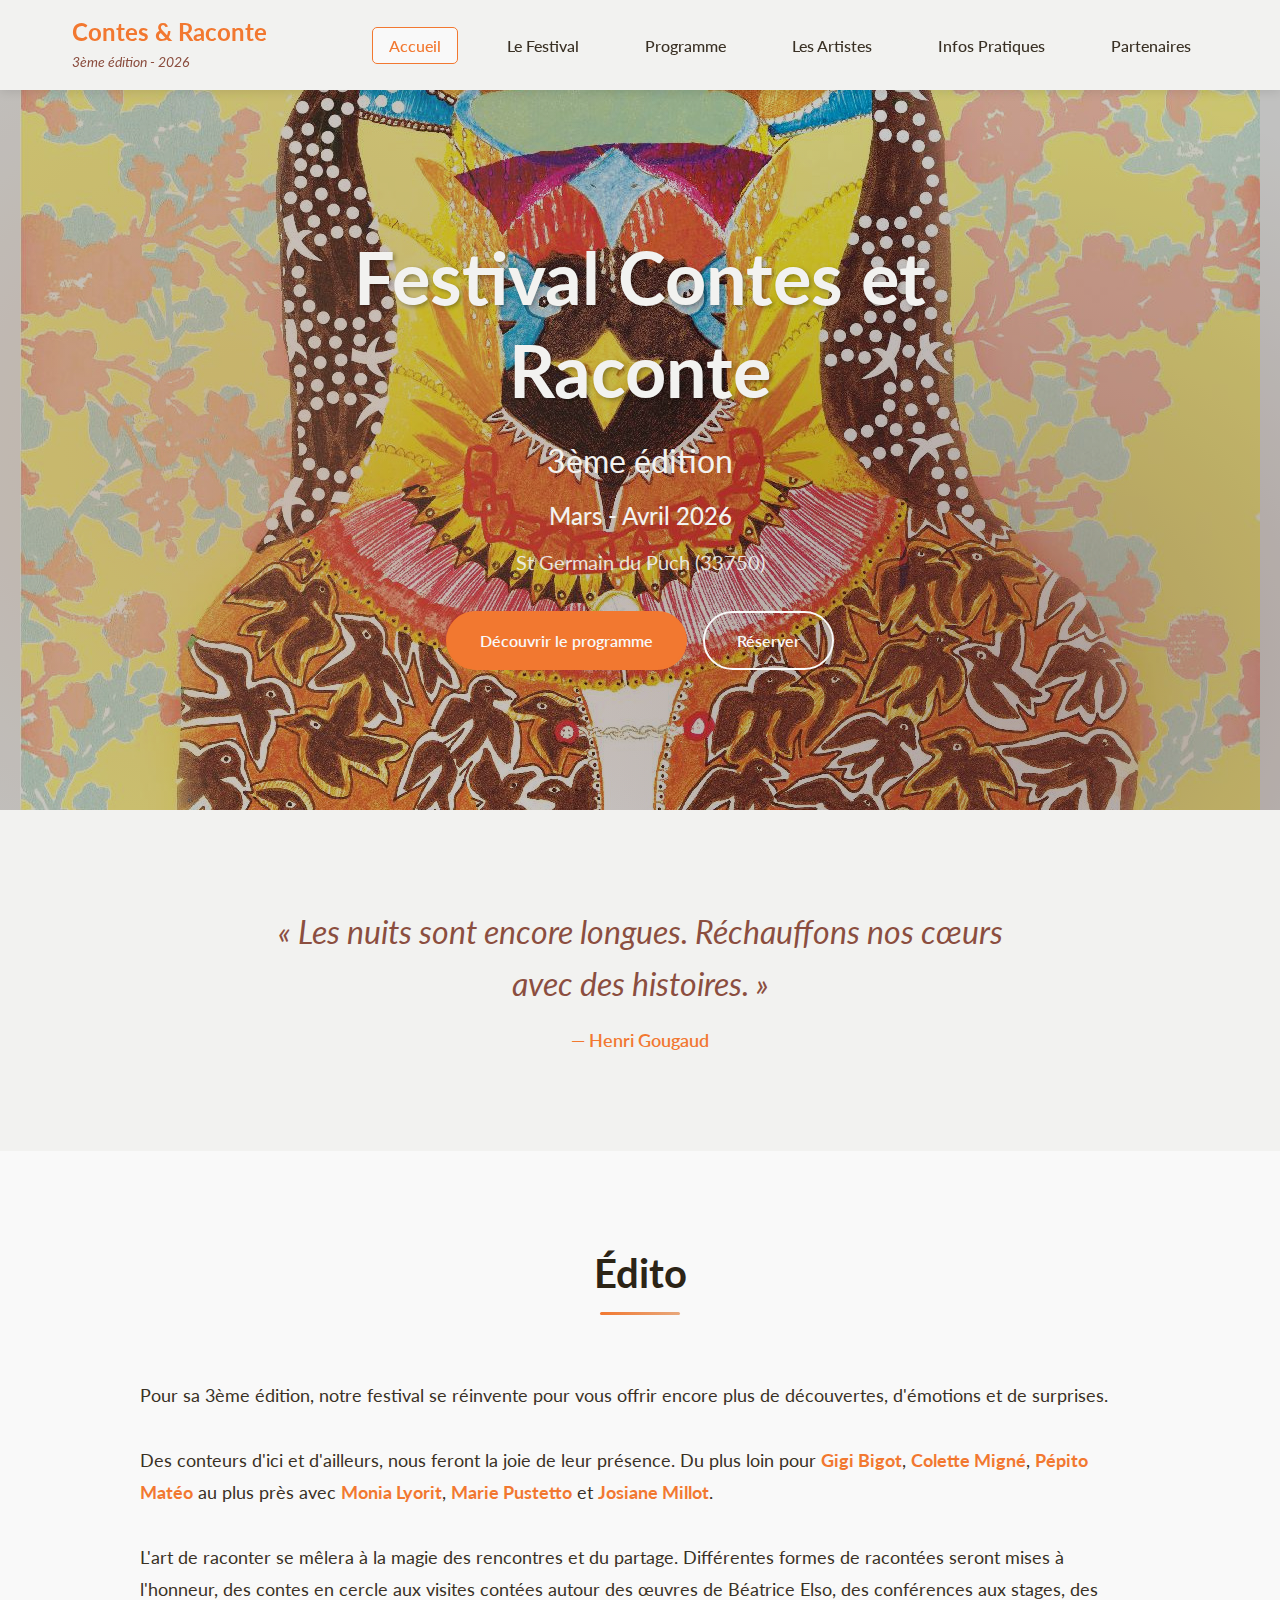
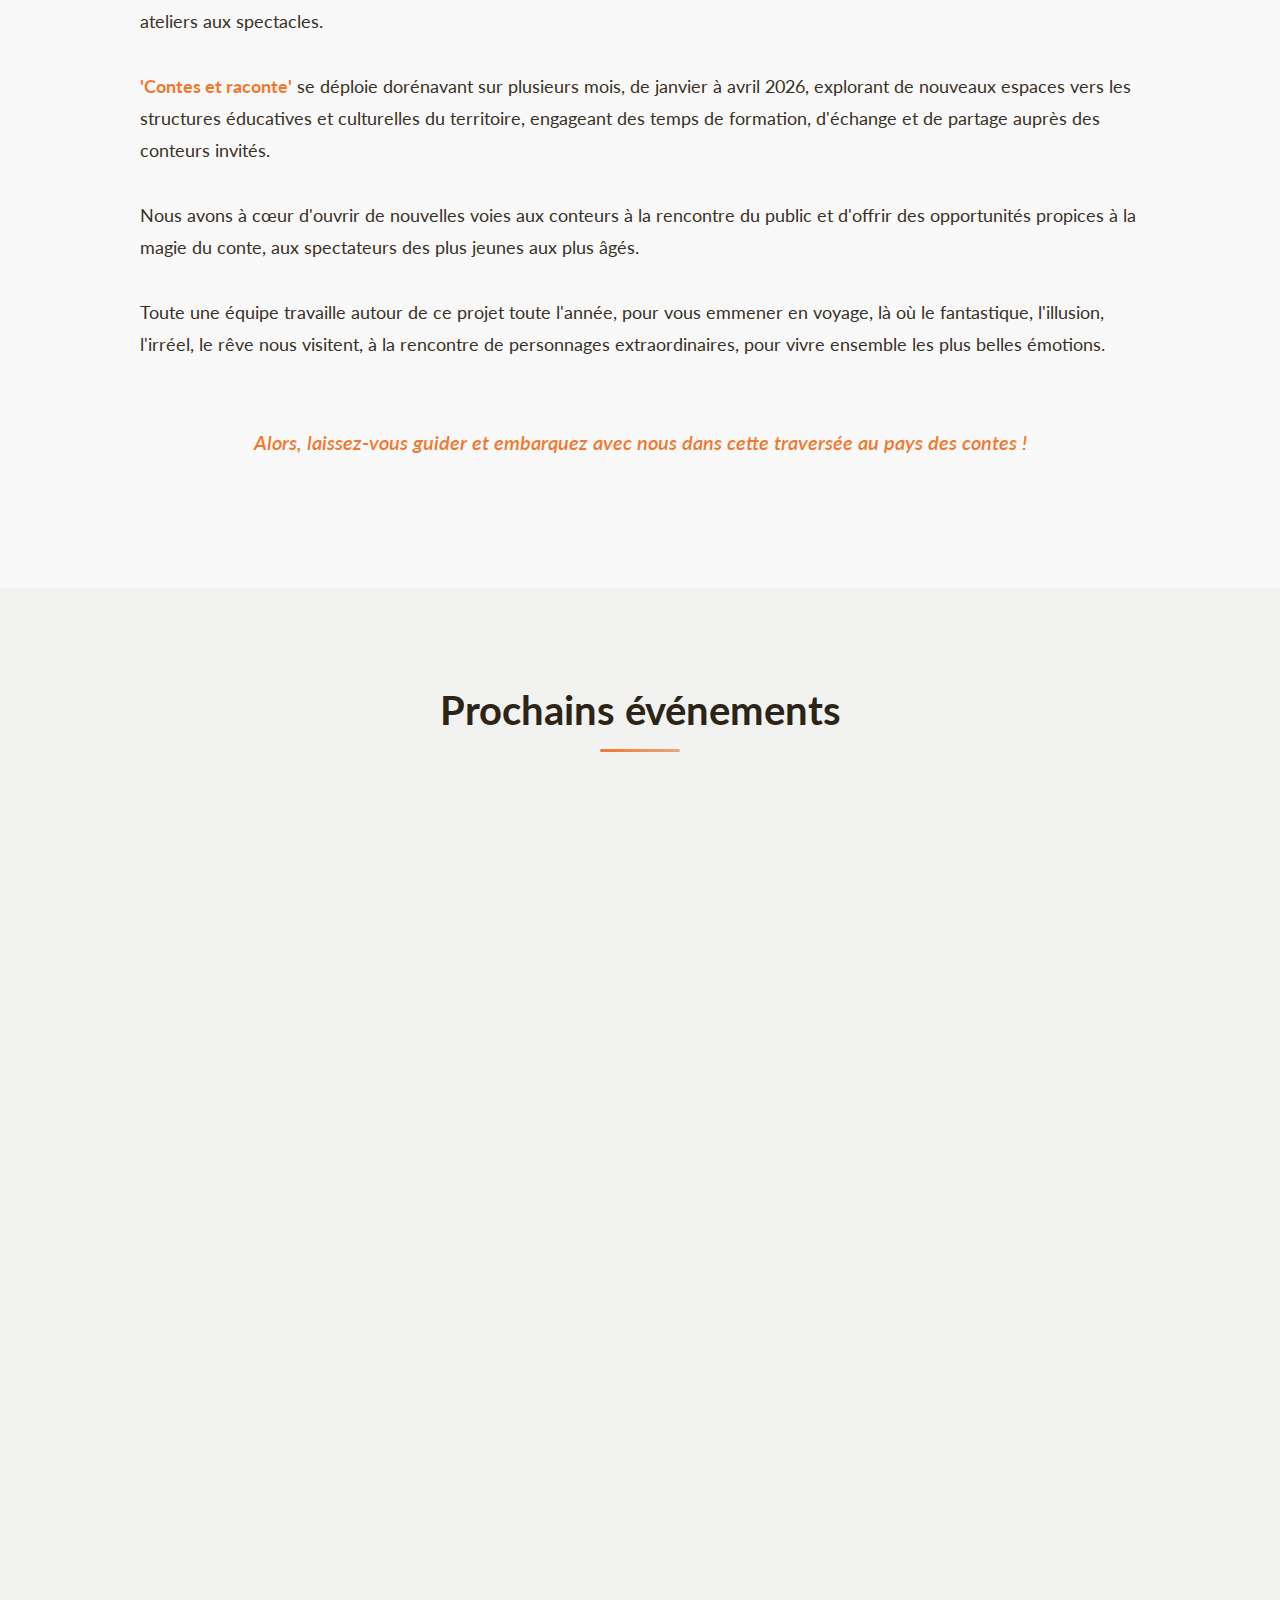
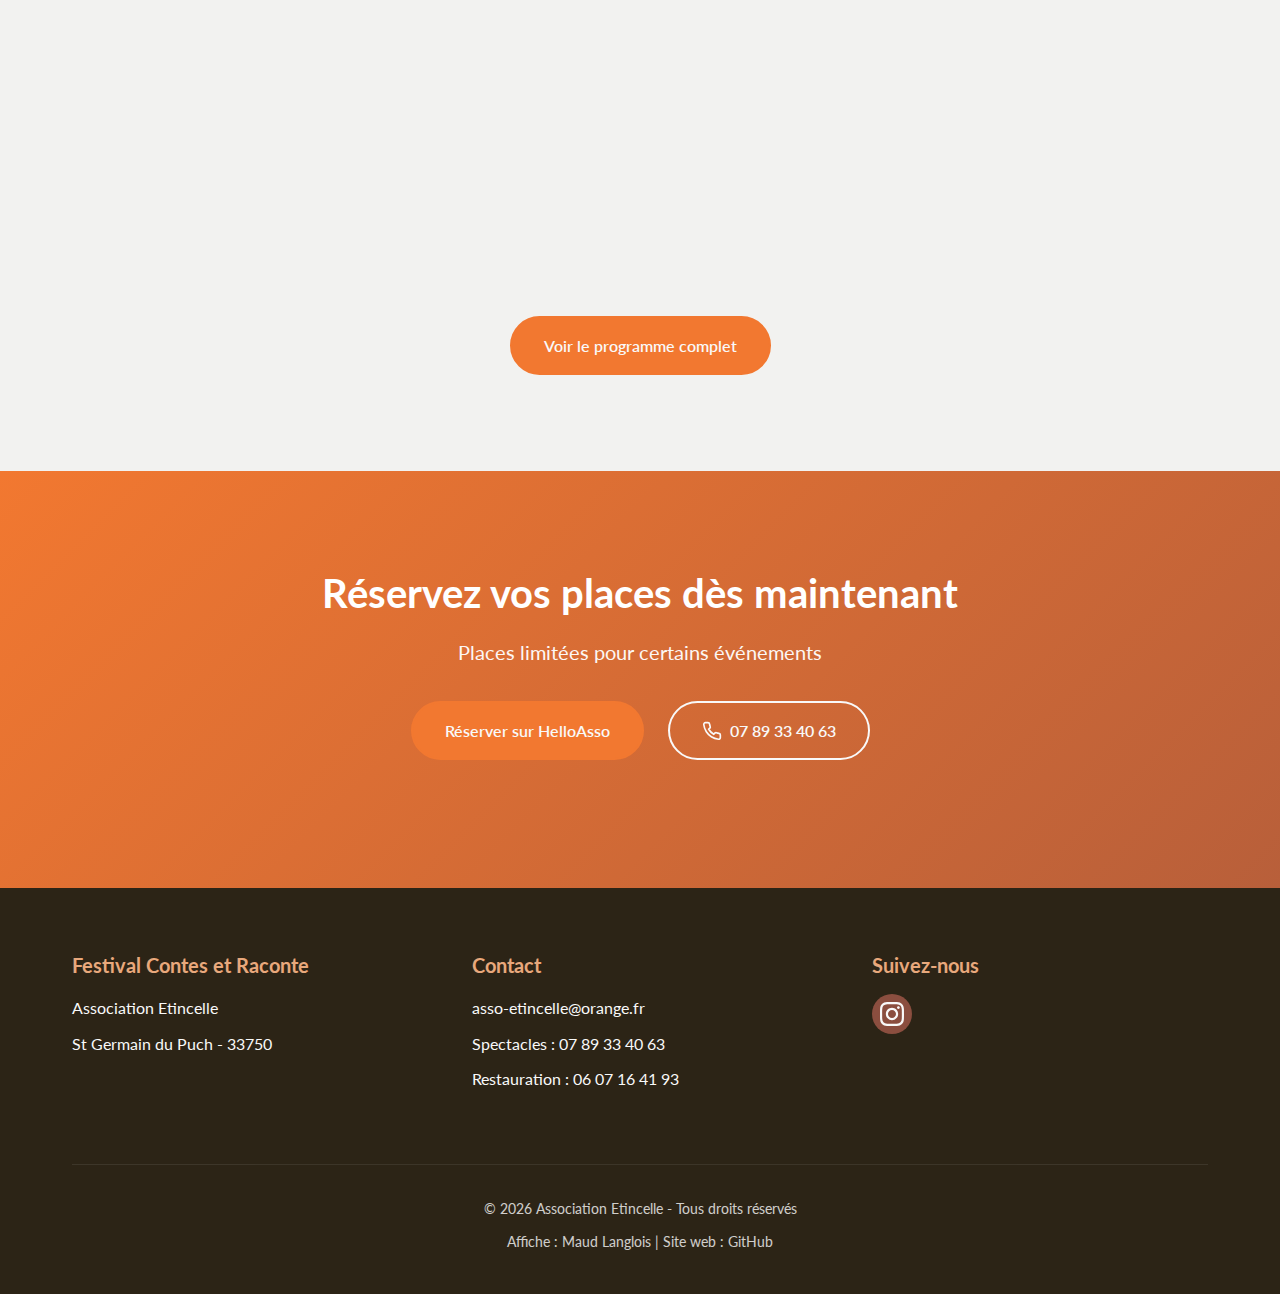
<file: index.html>
<!DOCTYPE html>
<html lang="fr">
<head>
    <meta charset="UTF-8">
    <meta name="viewport" content="width=device-width, initial-scale=1.0">
    <meta name="description" content="Festival Contes et Raconte 2026 - 3ème édition - St Germain du Puch">
    <title>Festival Contes et Raconte 2026 | St Germain du Puch</title>
    <link rel="stylesheet" href="css/style.css">
    <link rel="preconnect" href="https://fonts.googleapis.com">
    <link rel="preconnect" href="https://fonts.gstatic.com" crossorigin>
    <link href="https://fonts.googleapis.com/css2?family=Playfair+Display:wght@400;600;700&family=Lato:wght@300;400;700&display=swap" rel="stylesheet">
</head>
<body>
    <!-- Header -->
    <header class="header">
        <nav class="navbar">
            <div class="container">
                <div class="nav-brand">
                    <h1>Contes & Raconte</h1>
                    <span class="edition">3ème édition - 2026</span>
                </div>
                <button class="menu-toggle" aria-label="Menu">
                    <span></span>
                    <span></span>
                    <span></span>
                </button>
                <ul class="nav-menu">
                    <li><a href="index.html" class="active">Accueil</a></li>
                    <li><a href="festival.html">Le Festival</a></li>
                    <li><a href="programme.html">Programme</a></li>
                    <li><a href="artistes.html">Les Artistes</a></li>
                    <li><a href="infos-pratiques.html">Infos Pratiques</a></li>
                    <li><a href="partenaires.html">Partenaires</a></li>
                </ul>
            </div>
        </nav>
    </header>

    <!-- Hero Section -->
    <section class="hero">
        <div class="hero-overlay"></div>
        <div class="hero-content">
            <h2 class="hero-title">Festival Contes et Raconte</h2>
            <p class="hero-subtitle">3ème édition</p>
            <p class="hero-dates">Mars - Avril 2026</p>
            <p class="hero-location">St Germain du Puch (33750)</p>
            <div class="hero-buttons">
                <a href="programme.html" class="btn btn-primary">Découvrir le programme</a>
                <a href="https://www.helloasso.com/associations/etincelle33/evenements/festival-contes-et-raconte" target="_blank" class="btn btn-secondary">Réserver</a>
            </div>
        </div>
    </section>

    <!-- Citation -->
    <section class="quote-section">
        <div class="container">
            <blockquote class="main-quote">
                <p>« Les nuits sont encore longues. Réchauffons nos cœurs avec des histoires. »</p>
                <cite>— Henri Gougaud</cite>
            </blockquote>
        </div>
    </section>

    <!-- Édito -->
    <section class="edito-section">
        <div class="container">
            <h2 class="section-title">Édito</h2>
            <div class="edito-content">
                <p>Pour sa 3ème édition, notre festival se réinvente pour vous offrir encore plus de découvertes, d'émotions et de surprises.</p>
                
                <p>Des conteurs d'ici et d'ailleurs, nous feront la joie de leur présence. Du plus loin pour <strong>Gigi Bigot</strong>, <strong>Colette Migné</strong>, <strong>Pépito Matéo</strong> au plus près avec <strong>Monia Lyorit</strong>, <strong>Marie Pustetto</strong> et <strong>Josiane Millot</strong>.</p>
                
                <p>L'art de raconter se mêlera à la magie des rencontres et du partage. Différentes formes de racontées seront mises à l'honneur, des contes en cercle aux visites contées autour des œuvres de Béatrice Elso, des conférences aux stages, des ateliers aux spectacles.</p>
                
                <p><strong>'Contes et raconte'</strong> se déploie dorénavant sur plusieurs mois, de janvier à avril 2026, explorant de nouveaux espaces vers les structures éducatives et culturelles du territoire, engageant des temps de formation, d'échange et de partage auprès des conteurs invités.</p>
                
                <p>Nous avons à cœur d'ouvrir de nouvelles voies aux conteurs à la rencontre du public et d'offrir des opportunités propices à la magie du conte, aux spectateurs des plus jeunes aux plus âgés.</p>
                
                <p>Toute une équipe travaille autour de ce projet toute l'année, pour vous emmener en voyage, là où le fantastique, l'illusion, l'irréel, le rêve nous visitent, à la rencontre de personnages extraordinaires, pour vivre ensemble les plus belles émotions.</p>
                
                <p class="edito-closing">Alors, laissez-vous guider et embarquez avec nous dans cette traversée au pays des contes !</p>
            </div>
        </div>
    </section>

    <!-- Événements à venir -->
    <section class="upcoming-events">
        <div class="container">
            <h2 class="section-title">Prochains événements</h2>
            <div class="events-grid">
                
                <article class="event-card">
                    <div class="event-date">
                        <span class="day">31</span>
                        <span class="month">Mars</span>
                    </div>
                    <div class="event-info">
                        <h3>Atelier d'écriture</h3>
                        <p class="event-artist">Brigitte Salmon</p>
                        <p class="event-time">15h00 - 16h30</p>
                        <p class="event-location">Bibliothèque de St Germain du Puch</p>
                        <span class="event-price">Gratuit</span>
                    </div>
                </article>

                <article class="event-card featured">
                    <div class="event-date">
                        <span class="day">02</span>
                        <span class="month">Avril</span>
                    </div>
                    <div class="event-info">
                        <h3>Une soirée avec Gigi Bigot</h3>
                        <p class="event-artist">Conférence + spectacle</p>
                        <p class="event-time">18h30 - 22h00</p>
                        <p class="event-location">Salle Antoine Arieu</p>
                        <span class="event-price">15€</span>
                    </div>
                </article>

                <article class="event-card featured">
                    <div class="event-date">
                        <span class="day">03</span>
                        <span class="month">Avril</span>
                    </div>
                    <div class="event-info">
                        <h3>Contes au hasard</h3>
                        <p class="event-artist">Gigi Bigot, Pépito Matéo, Colette Migné</p>
                        <p class="event-time">20h30</p>
                        <p class="event-location">Salle Antoine Arieu</p>
                        <span class="event-price">12€ / 10€</span>
                    </div>
                </article>

                <article class="event-card">
                    <div class="event-date">
                        <span class="day">04</span>
                        <span class="month">Avril</span>
                    </div>
                    <div class="event-info">
                        <h3>La journée de petit Pouce</h3>
                        <p class="event-artist">Monia Lyorit</p>
                        <p class="event-time">10h30</p>
                        <p class="event-location">Salle Antoine Arieu</p>
                        <span class="event-price">6€ / 4€</span>
                    </div>
                </article>

                <article class="event-card featured">
                    <div class="event-date">
                        <span class="day">04</span>
                        <span class="month">Avril</span>
                    </div>
                    <div class="event-info">
                        <h3>La leçon de français</h3>
                        <p class="event-artist">Pépito Matéo</p>
                        <p class="event-time">20h30</p>
                        <p class="event-location">Salle Antoine Arieu</p>
                        <span class="event-price">12€</span>
                    </div>
                </article>

            </div>
            <div class="text-center">
                <a href="programme.html" class="btn btn-primary">Voir le programme complet</a>
            </div>
        </div>
    </section>

    <!-- Call to action -->
    <section class="cta-section">
        <div class="container">
            <div class="cta-content">
                <h2>Réservez vos places dès maintenant</h2>
                <p>Places limitées pour certains événements</p>
                <div class="cta-buttons">
                    <a href="https://www.helloasso.com/associations/etincelle33/evenements/festival-contes-et-raconte" target="_blank" class="btn btn-primary">Réserver sur HelloAsso</a>
                    <a href="tel:0789334063" class="btn btn-secondary">
                        <svg width="20" height="20" viewBox="0 0 24 24" fill="none" stroke="currentColor" stroke-width="2">
                            <path d="M22 16.92v3a2 2 0 0 1-2.18 2 19.79 19.79 0 0 1-8.63-3.07 19.5 19.5 0 0 1-6-6 19.79 19.79 0 0 1-3.07-8.67A2 2 0 0 1 4.11 2h3a2 2 0 0 1 2 1.72 12.84 12.84 0 0 0 .7 2.81 2 2 0 0 1-.45 2.11L8.09 9.91a16 16 0 0 0 6 6l1.27-1.27a2 2 0 0 1 2.11-.45 12.84 12.84 0 0 0 2.81.7A2 2 0 0 1 22 16.92z"></path>
                        </svg>
                        07 89 33 40 63
                    </a>
                </div>
            </div>
        </div>
    </section>

    <!-- Footer -->
    <footer class="footer">
        <div class="container">
            <div class="footer-grid">
                <div class="footer-col">
                    <h3>Festival Contes et Raconte</h3>
                    <p>Association Etincelle</p>
                    <p>St Germain du Puch - 33750</p>
                </div>
                
                <div class="footer-col">
                    <h3>Contact</h3>
                    <p>
                        <a href="mailto:asso-etincelle@orange.fr">asso-etincelle@orange.fr</a>
                    </p>
                    <p>
                        <a href="tel:0789334063">Spectacles : 07 89 33 40 63</a>
                    </p>
                    <p>
                        <a href="tel:0607164193">Restauration : 06 07 16 41 93</a>
                    </p>
                </div>
                
                <div class="footer-col">
                    <h3>Suivez-nous</h3>
                    <div class="social-links">
                        <a href="https://www.instagram.com/festival_contes_et_raconte/" target="_blank" aria-label="Instagram">
                            <svg width="24" height="24" viewBox="0 0 24 24" fill="currentColor">
                                <path d="M12 2.163c3.204 0 3.584.012 4.85.07 3.252.148 4.771 1.691 4.919 4.919.058 1.265.069 1.645.069 4.849 0 3.205-.012 3.584-.069 4.849-.149 3.225-1.664 4.771-4.919 4.919-1.266.058-1.644.07-4.85.07-3.204 0-3.584-.012-4.849-.07-3.26-.149-4.771-1.699-4.919-4.92-.058-1.265-.07-1.644-.07-4.849 0-3.204.013-3.583.07-4.849.149-3.227 1.664-4.771 4.919-4.919 1.266-.057 1.645-.069 4.849-.069zm0-2.163c-3.259 0-3.667.014-4.947.072-4.358.2-6.78 2.618-6.98 6.98-.059 1.281-.073 1.689-.073 4.948 0 3.259.014 3.668.072 4.948.2 4.358 2.618 6.78 6.98 6.98 1.281.058 1.689.072 4.948.072 3.259 0 3.668-.014 4.948-.072 4.354-.2 6.782-2.618 6.979-6.98.059-1.28.073-1.689.073-4.948 0-3.259-.014-3.667-.072-4.947-.196-4.354-2.617-6.78-6.979-6.98-1.281-.059-1.69-.073-4.949-.073zm0 5.838c-3.403 0-6.162 2.759-6.162 6.162s2.759 6.163 6.162 6.163 6.162-2.759 6.162-6.163c0-3.403-2.759-6.162-6.162-6.162zm0 10.162c-2.209 0-4-1.79-4-4 0-2.209 1.791-4 4-4s4 1.791 4 4c0 2.21-1.791 4-4 4zm6.406-11.845c-.796 0-1.441.645-1.441 1.44s.645 1.44 1.441 1.44c.795 0 1.439-.645 1.439-1.44s-.644-1.44-1.439-1.44z"/>
                            </svg>
                        </a>
                    </div>
                </div>
            </div>
            
            <div class="footer-bottom">
                <p>&copy; 2026 Association Etincelle - Tous droits réservés</p>
                <p>Affiche : Maud Langlois | Site web : <a href="https://github.com/votrecompte" target="_blank">GitHub</a></p>
            </div>
        </div>
    </footer>

    <script src="js/script.js"></script>
</body>
</html>
</file>
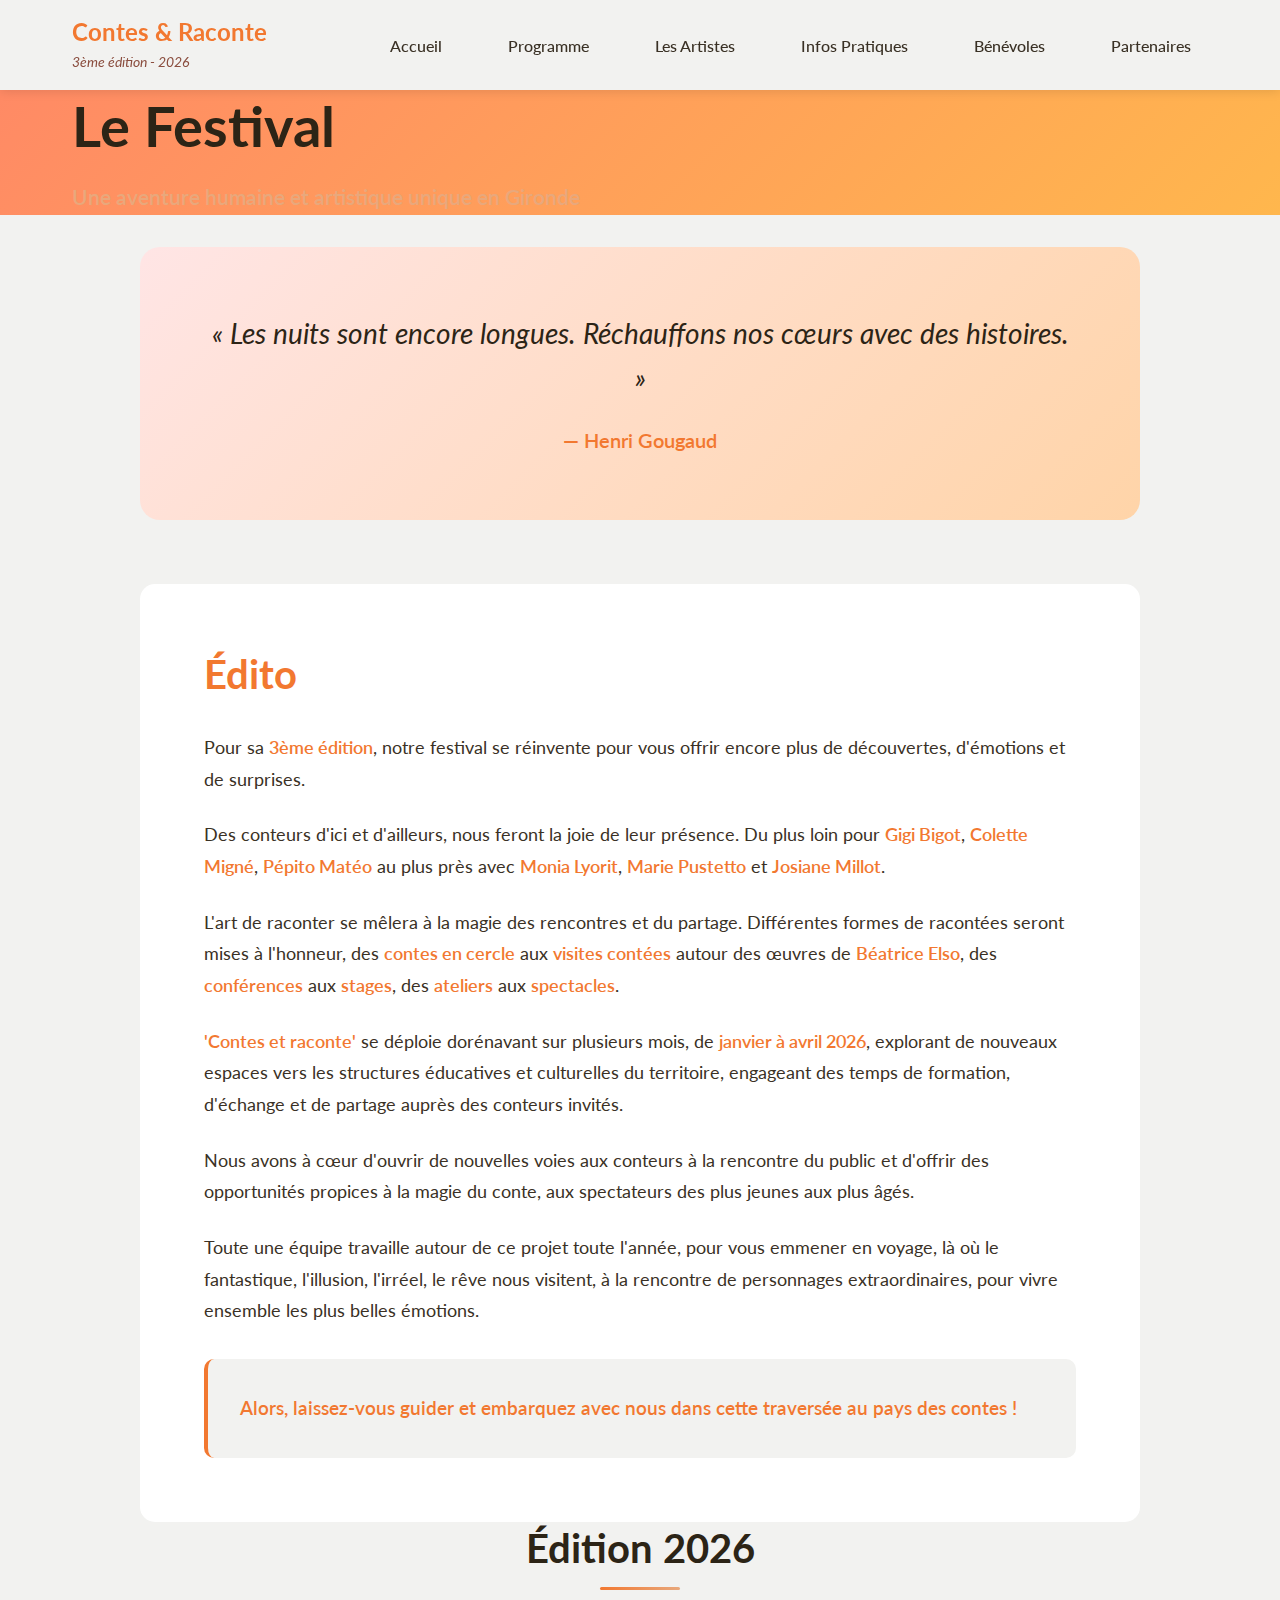
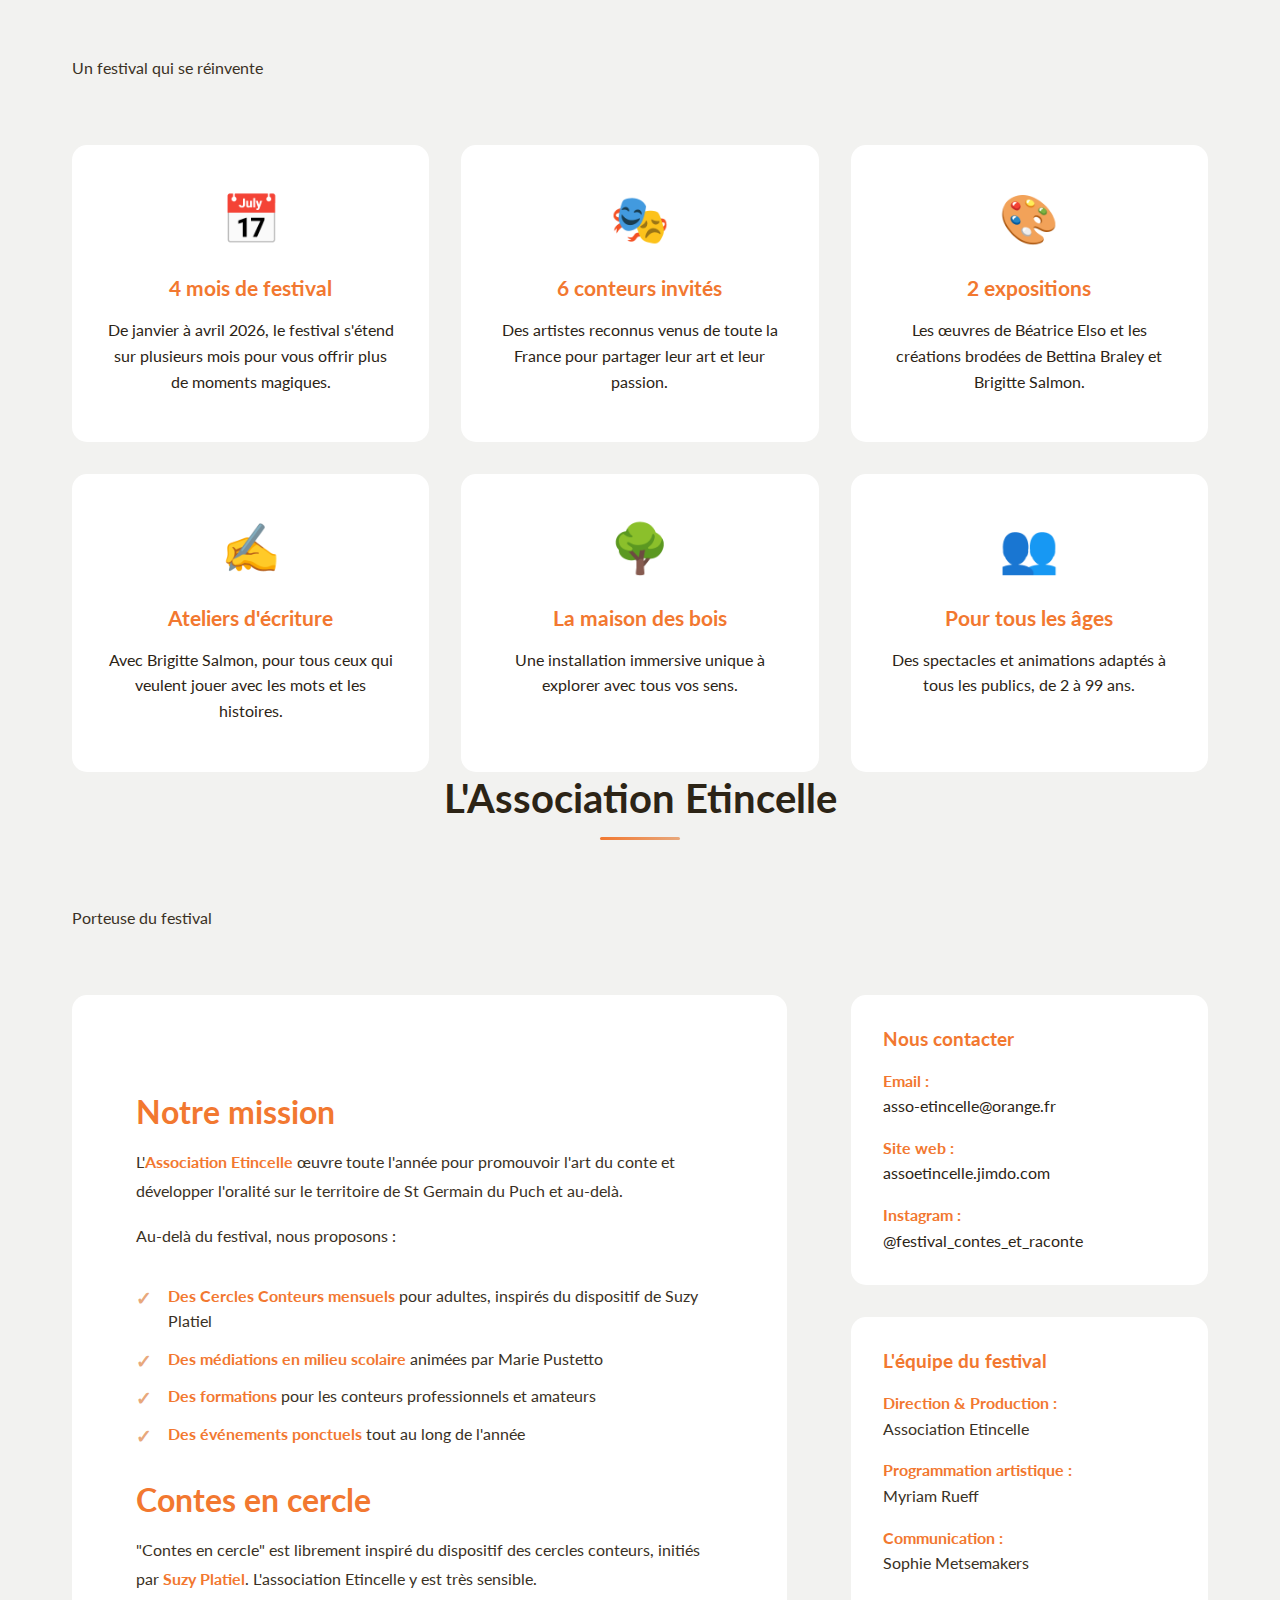
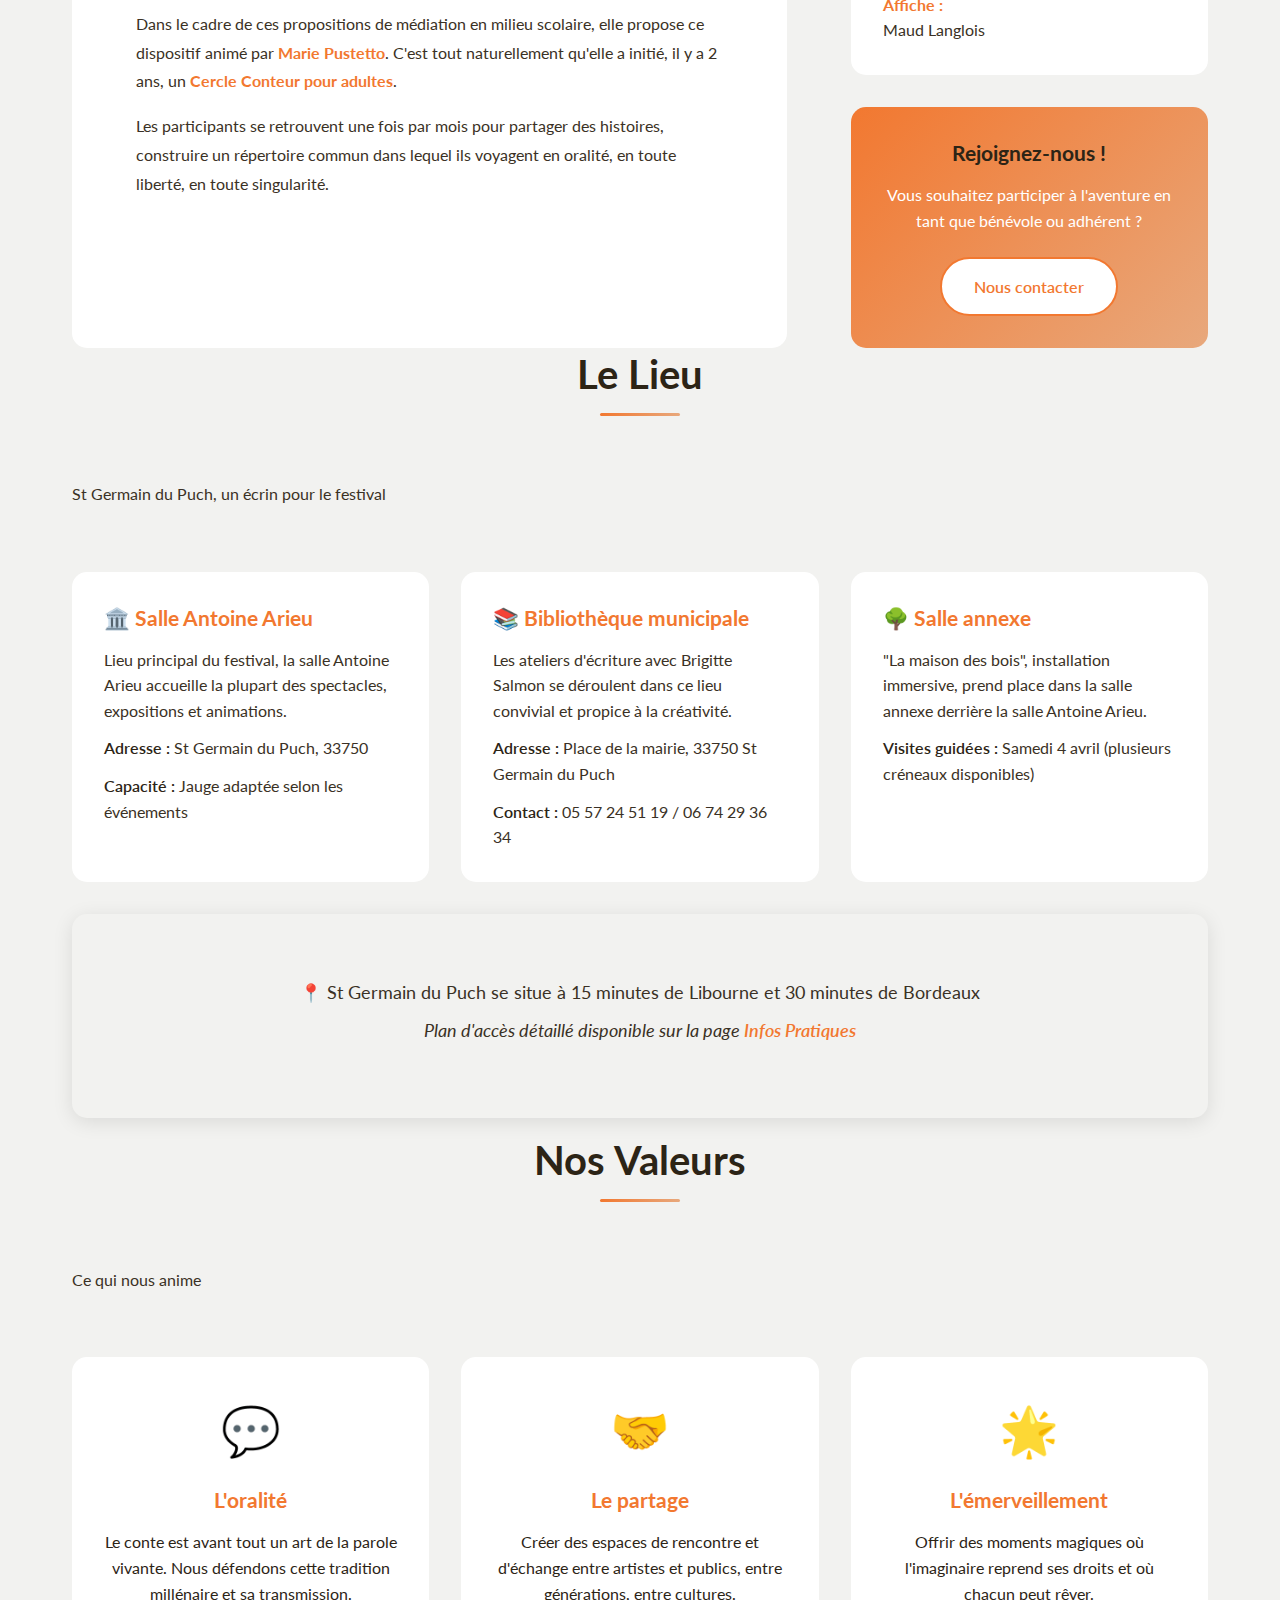
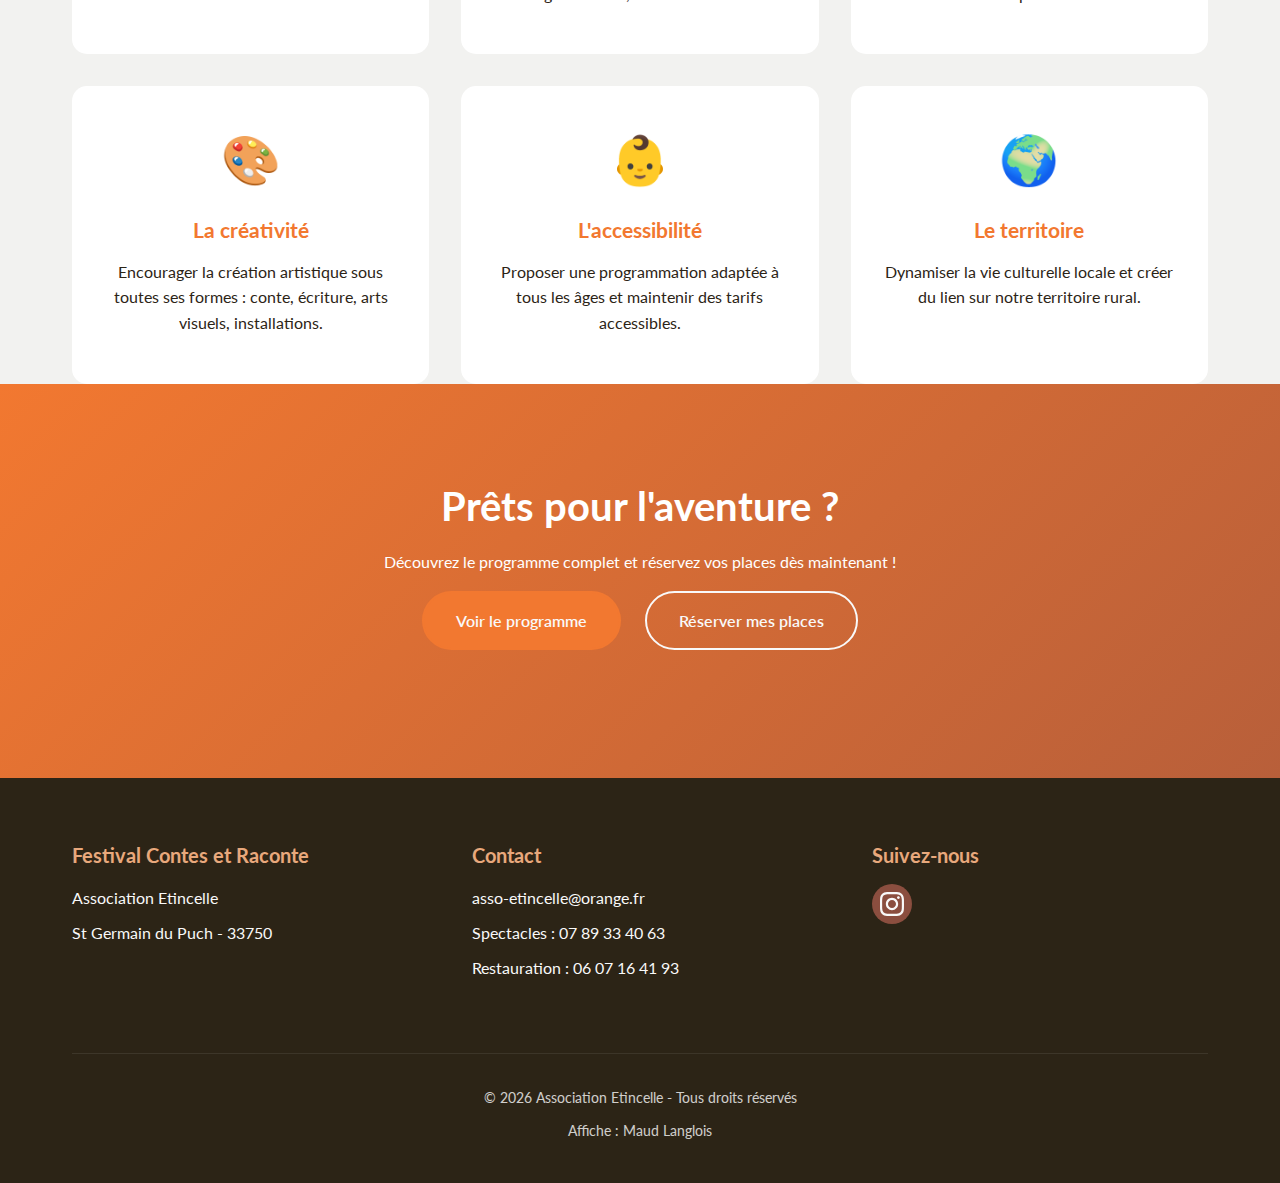
<file: festival.html>
<!doctype html>
<html lang="fr">
  <head>
    <meta charset="UTF-8" />
    <meta name="viewport" content="width=device-width, initial-scale=1.0" />
    <meta
      name="description"
      content="Découvrez le Festival Contes et Raconte - 3ème édition 2026 à St Germain du Puch"
    />
    <title>Le Festival | Contes et Raconte 2026</title>
    <link rel="stylesheet" href="css/style.css" />
    <link rel="preconnect" href="https://fonts.googleapis.com" />
    <link rel="preconnect" href="https://fonts.gstatic.com" crossorigin />
    <link
      href="https://fonts.googleapis.com/css2?family=Playfair+Display:wght@400;600;700&family=Lato:wght@300;400;700&display=swap"
      rel="stylesheet"
    />
    <script src="js/templates/menu.js"></script>
    <script src="js/templates/footer.js"></script>
  </head>
  <body>
    <!-- Header -->
    <header class="header">
      <menu-component></menu-component>
    </header>

    <!-- Hero Section -->
    <section
      class="page-hero"
      style="background: linear-gradient(135deg, #ff8a65, #ffb74d)"
    >
      <div class="container">
        <h1 class="page-title">Le Festival</h1>
        <p class="page-subtitle">
          Une aventure humaine et artistique unique en Gironde
        </p>
      </div>
    </section>

    <!-- Édito Section -->
    <section class="section">
      <div class="container">
        <div class="edito-content">
          <div class="quote-large">
            <blockquote>
              « Les nuits sont encore longues. Réchauffons nos cœurs avec des
              histoires. »
              <cite>— Henri Gougaud</cite>
            </blockquote>
          </div>

          <div class="edito-text">
            <h2>Édito</h2>
            <p>
              Pour sa <strong>3ème édition</strong>, notre festival se réinvente
              pour vous offrir encore plus de découvertes, d'émotions et de
              surprises.
            </p>

            <p>
              Des conteurs d'ici et d'ailleurs, nous feront la joie de leur
              présence. Du plus loin pour <strong>Gigi Bigot</strong>,
              <strong>Colette Migné</strong>, <strong>Pépito Matéo</strong> au
              plus près avec <strong>Monia Lyorit</strong>,
              <strong>Marie Pustetto</strong> et
              <strong>Josiane Millot</strong>.
            </p>

            <p>
              L'art de raconter se mêlera à la magie des rencontres et du
              partage. Différentes formes de racontées seront mises à l'honneur,
              des <strong>contes en cercle</strong> aux
              <strong>visites contées</strong> autour des œuvres de
              <strong>Béatrice Elso</strong>, des
              <strong>conférences</strong> aux <strong>stages</strong>, des
              <strong>ateliers</strong> aux <strong>spectacles</strong>.
            </p>

            <p>
              <strong>'Contes et raconte'</strong> se déploie dorénavant sur
              plusieurs mois, de <strong>janvier à avril 2026</strong>,
              explorant de nouveaux espaces vers les structures éducatives et
              culturelles du territoire, engageant des temps de formation,
              d'échange et de partage auprès des conteurs invités.
            </p>

            <p>
              Nous avons à cœur d'ouvrir de nouvelles voies aux conteurs à la
              rencontre du public et d'offrir des opportunités propices à la
              magie du conte, aux spectateurs des plus jeunes aux plus âgés.
            </p>

            <p>
              Toute une équipe travaille autour de ce projet toute l'année, pour
              vous emmener en voyage, là où le fantastique, l'illusion,
              l'irréel, le rêve nous visitent, à la rencontre de personnages
              extraordinaires, pour vivre ensemble les plus belles émotions.
            </p>

            <div class="cta-box">
              <p>
                <strong
                  >Alors, laissez-vous guider et embarquez avec nous dans cette
                  traversée au pays des contes !</strong
                >
              </p>
            </div>
          </div>
        </div>
      </div>
    </section>

    <!-- Édition 2026 -->
    <section class="section section-alt">
      <div class="container">
        <h2 class="section-title">Édition 2026</h2>
        <p class="section-subtitle">Un festival qui se réinvente</p>

        <div class="features-grid">
          <div class="feature-card">
            <div class="feature-icon">📅</div>
            <h3>4 mois de festival</h3>
            <p>
              De janvier à avril 2026, le festival s'étend sur plusieurs mois
              pour vous offrir plus de moments magiques.
            </p>
          </div>

          <div class="feature-card">
            <div class="feature-icon">🎭</div>
            <h3>6 conteurs invités</h3>
            <p>
              Des artistes reconnus venus de toute la France pour partager leur
              art et leur passion.
            </p>
          </div>

          <div class="feature-card">
            <div class="feature-icon">🎨</div>
            <h3>2 expositions</h3>
            <p>
              Les œuvres de Béatrice Elso et les créations brodées de Bettina
              Braley et Brigitte Salmon.
            </p>
          </div>

          <div class="feature-card">
            <div class="feature-icon">✍️</div>
            <h3>Ateliers d'écriture</h3>
            <p>
              Avec Brigitte Salmon, pour tous ceux qui veulent jouer avec les
              mots et les histoires.
            </p>
          </div>

          <div class="feature-card">
            <div class="feature-icon">🌳</div>
            <h3>La maison des bois</h3>
            <p>
              Une installation immersive unique à explorer avec tous vos sens.
            </p>
          </div>

          <div class="feature-card">
            <div class="feature-icon">👥</div>
            <h3>Pour tous les âges</h3>
            <p>
              Des spectacles et animations adaptés à tous les publics, de 2 à 99
              ans.
            </p>
          </div>
        </div>
      </div>
    </section>

    <!-- L'Association Etincelle -->
    <section class="section">
      <div class="container">
        <div class="association-content">
          <h2 class="section-title">L'Association Etincelle</h2>
          <p class="section-subtitle">Porteuse du festival</p>

          <div class="association-grid">
            <div class="association-text">
              <h3>Notre mission</h3>
              <p>
                L'<strong>Association Etincelle</strong> œuvre toute l'année
                pour promouvoir l'art du conte et développer l'oralité sur le
                territoire de St Germain du Puch et au-delà.
              </p>

              <p>Au-delà du festival, nous proposons :</p>
              <ul class="check-list">
                <li>
                  <strong>Des Cercles Conteurs mensuels</strong> pour adultes,
                  inspirés du dispositif de Suzy Platiel
                </li>
                <li>
                  <strong>Des médiations en milieu scolaire</strong> animées par
                  Marie Pustetto
                </li>
                <li>
                  <strong>Des formations</strong> pour les conteurs
                  professionnels et amateurs
                </li>
                <li>
                  <strong>Des événements ponctuels</strong> tout au long de
                  l'année
                </li>
              </ul>

              <h3>Contes en cercle</h3>
              <p>
                "Contes en cercle" est librement inspiré du dispositif des
                cercles conteurs, initiés par <strong>Suzy Platiel</strong>.
                L'association Etincelle y est très sensible.
              </p>

              <p>
                Dans le cadre de ces propositions de médiation en milieu
                scolaire, elle propose ce dispositif animé par
                <strong>Marie Pustetto</strong>. C'est tout naturellement
                qu'elle a initié, il y a 2 ans, un
                <strong>Cercle Conteur pour adultes</strong>.
              </p>

              <p>
                Les participants se retrouvent une fois par mois pour partager
                des histoires, construire un répertoire commun dans lequel ils
                voyagent en oralité, en toute liberté, en toute singularité.
              </p>
            </div>

            <div class="association-sidebar">
              <div class="info-box">
                <h4>Nous contacter</h4>
                <p>
                  <strong>Email :</strong><br />
                  <a href="mailto:asso-etincelle@orange.fr"
                    >asso-etincelle@orange.fr</a
                  >
                </p>

                <p>
                  <strong>Site web :</strong><br />
                  <a href="http://assoetincelle.jimdo.com" target="_blank"
                    >assoetincelle.jimdo.com</a
                  >
                </p>

                <p>
                  <strong>Instagram :</strong><br />
                  <a
                    href="https://www.instagram.com/festival_contes_et_raconte"
                    target="_blank"
                    >@festival_contes_et_raconte</a
                  >
                </p>
              </div>

              <div class="info-box">
                <h4>L'équipe du festival</h4>
                <p>
                  <strong>Direction & Production :</strong><br />
                  Association Etincelle
                </p>

                <p>
                  <strong>Programmation artistique :</strong><br />
                  Myriam Rueff
                </p>

                <p>
                  <strong>Communication :</strong><br />
                  Sophie Metsemakers
                </p>

                <p>
                  <strong>Affiche :</strong><br />
                  Maud Langlois
                </p>
              </div>

              <div class="cta-card">
                <h4>Rejoignez-nous !</h4>
                <p>
                  Vous souhaitez participer à l'aventure en tant que bénévole ou
                  adhérent ?
                </p>
                <a
                  href="mailto:asso-etincelle@orange.fr"
                  class="btn btn-primary"
                  >Nous contacter</a
                >
              </div>
            </div>
          </div>
        </div>
      </div>
    </section>

    <!-- Lieu du festival -->
    <section class="section section-alt">
      <div class="container">
        <h2 class="section-title">Le Lieu</h2>
        <p class="section-subtitle">
          St Germain du Puch, un écrin pour le festival
        </p>

        <div class="lieu-content">
          <div class="lieu-card">
            <h3>🏛️ Salle Antoine Arieu</h3>
            <p>
              Lieu principal du festival, la salle Antoine Arieu accueille la
              plupart des spectacles, expositions et animations.
            </p>
            <p><strong>Adresse :</strong> St Germain du Puch, 33750</p>
            <p>
              <strong>Capacité :</strong> Jauge adaptée selon les événements
            </p>
          </div>

          <div class="lieu-card">
            <h3>📚 Bibliothèque municipale</h3>
            <p>
              Les ateliers d'écriture avec Brigitte Salmon se déroulent dans ce
              lieu convivial et propice à la créativité.
            </p>
            <p>
              <strong>Adresse :</strong> Place de la mairie, 33750 St Germain du
              Puch
            </p>
            <p><strong>Contact :</strong> 05 57 24 51 19 / 06 74 29 36 34</p>
          </div>

          <div class="lieu-card">
            <h3>🌳 Salle annexe</h3>
            <p>
              "La maison des bois", installation immersive, prend place dans la
              salle annexe derrière la salle Antoine Arieu.
            </p>
            <p>
              <strong>Visites guidées :</strong> Samedi 4 avril (plusieurs
              créneaux disponibles)
            </p>
          </div>
        </div>

        <div class="map-placeholder">
          <p>
            📍 St Germain du Puch se situe à 15 minutes de Libourne et 30
            minutes de Bordeaux
          </p>
          <p>
            <em
              >Plan d'accès détaillé disponible sur la page
              <a href="infos-pratiques.html">Infos Pratiques</a></em
            >
          </p>
        </div>
      </div>
    </section>

    <!-- Nos valeurs -->
    <section class="section">
      <div class="container">
        <h2 class="section-title">Nos Valeurs</h2>
        <p class="section-subtitle">Ce qui nous anime</p>

        <div class="values-grid">
          <div class="value-card">
            <div class="value-icon">💬</div>
            <h3>L'oralité</h3>
            <p>
              Le conte est avant tout un art de la parole vivante. Nous
              défendons cette tradition millénaire et sa transmission.
            </p>
          </div>

          <div class="value-card">
            <div class="value-icon">🤝</div>
            <h3>Le partage</h3>
            <p>
              Créer des espaces de rencontre et d'échange entre artistes et
              publics, entre générations, entre cultures.
            </p>
          </div>

          <div class="value-card">
            <div class="value-icon">🌟</div>
            <h3>L'émerveillement</h3>
            <p>
              Offrir des moments magiques où l'imaginaire reprend ses droits et
              où chacun peut rêver.
            </p>
          </div>

          <div class="value-card">
            <div class="value-icon">🎨</div>
            <h3>La créativité</h3>
            <p>
              Encourager la création artistique sous toutes ses formes : conte,
              écriture, arts visuels, installations.
            </p>
          </div>

          <div class="value-card">
            <div class="value-icon">👶</div>
            <h3>L'accessibilité</h3>
            <p>
              Proposer une programmation adaptée à tous les âges et maintenir
              des tarifs accessibles.
            </p>
          </div>

          <div class="value-card">
            <div class="value-icon">🌍</div>
            <h3>Le territoire</h3>
            <p>
              Dynamiser la vie culturelle locale et créer du lien sur notre
              territoire rural.
            </p>
          </div>
        </div>
      </div>
    </section>

    <!-- Call to Action -->
    <section class="cta-section">
      <div class="container">
        <h2>Prêts pour l'aventure ?</h2>
        <p>
          Découvrez le programme complet et réservez vos places dès maintenant !
        </p>
        <div class="cta-buttons">
          <a href="programme.html" class="btn btn-primary btn-lg"
            >Voir le programme</a
          >
          <a
            href="https://www.helloasso.com/associations/etincelle33/evenements/festival-contes-et-raconte"
            target="_blank"
            class="btn btn-secondary btn-lg"
            >Réserver mes places</a
          >
        </div>
      </div>
    </section>

    <!-- Footer -->
    <footer class="footer">
      <footer-component></footer-component>
    </footer>

    <script src="js/script.js"></script>
  </body>
</html>
</file>
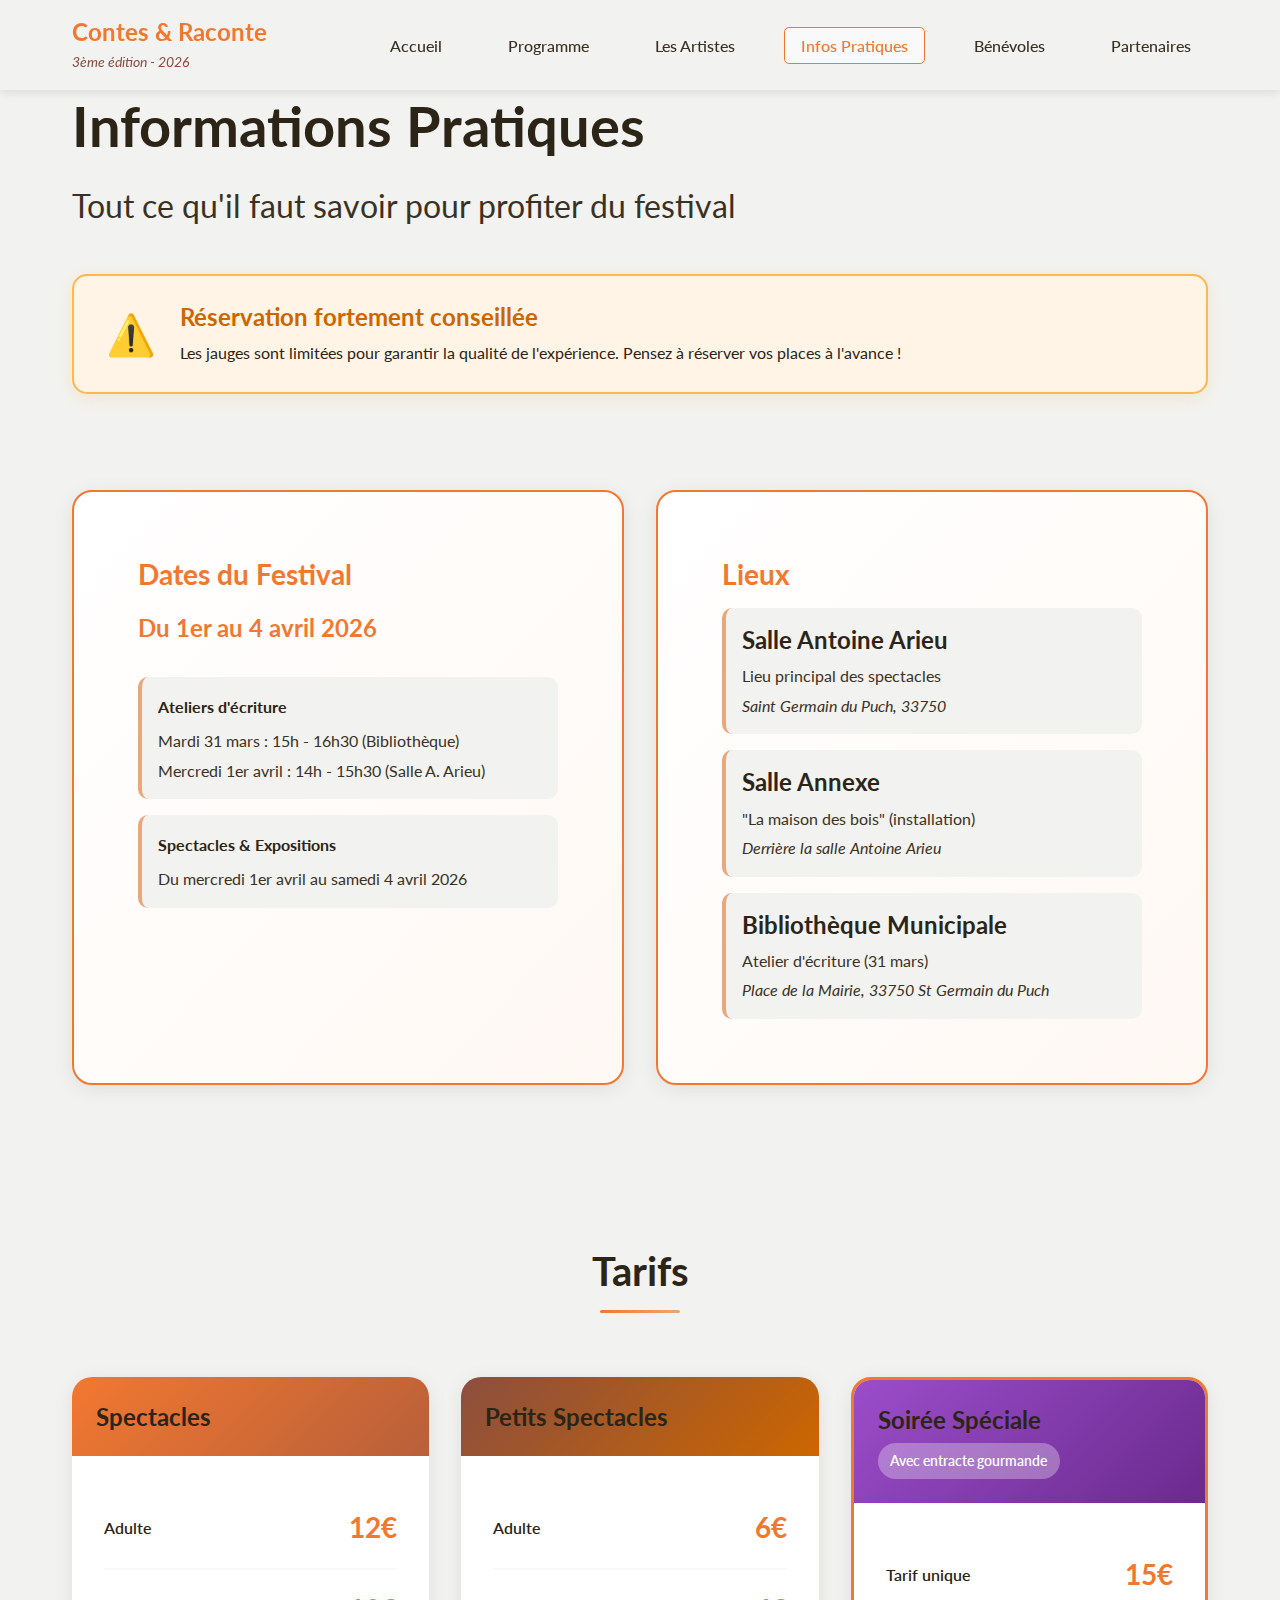
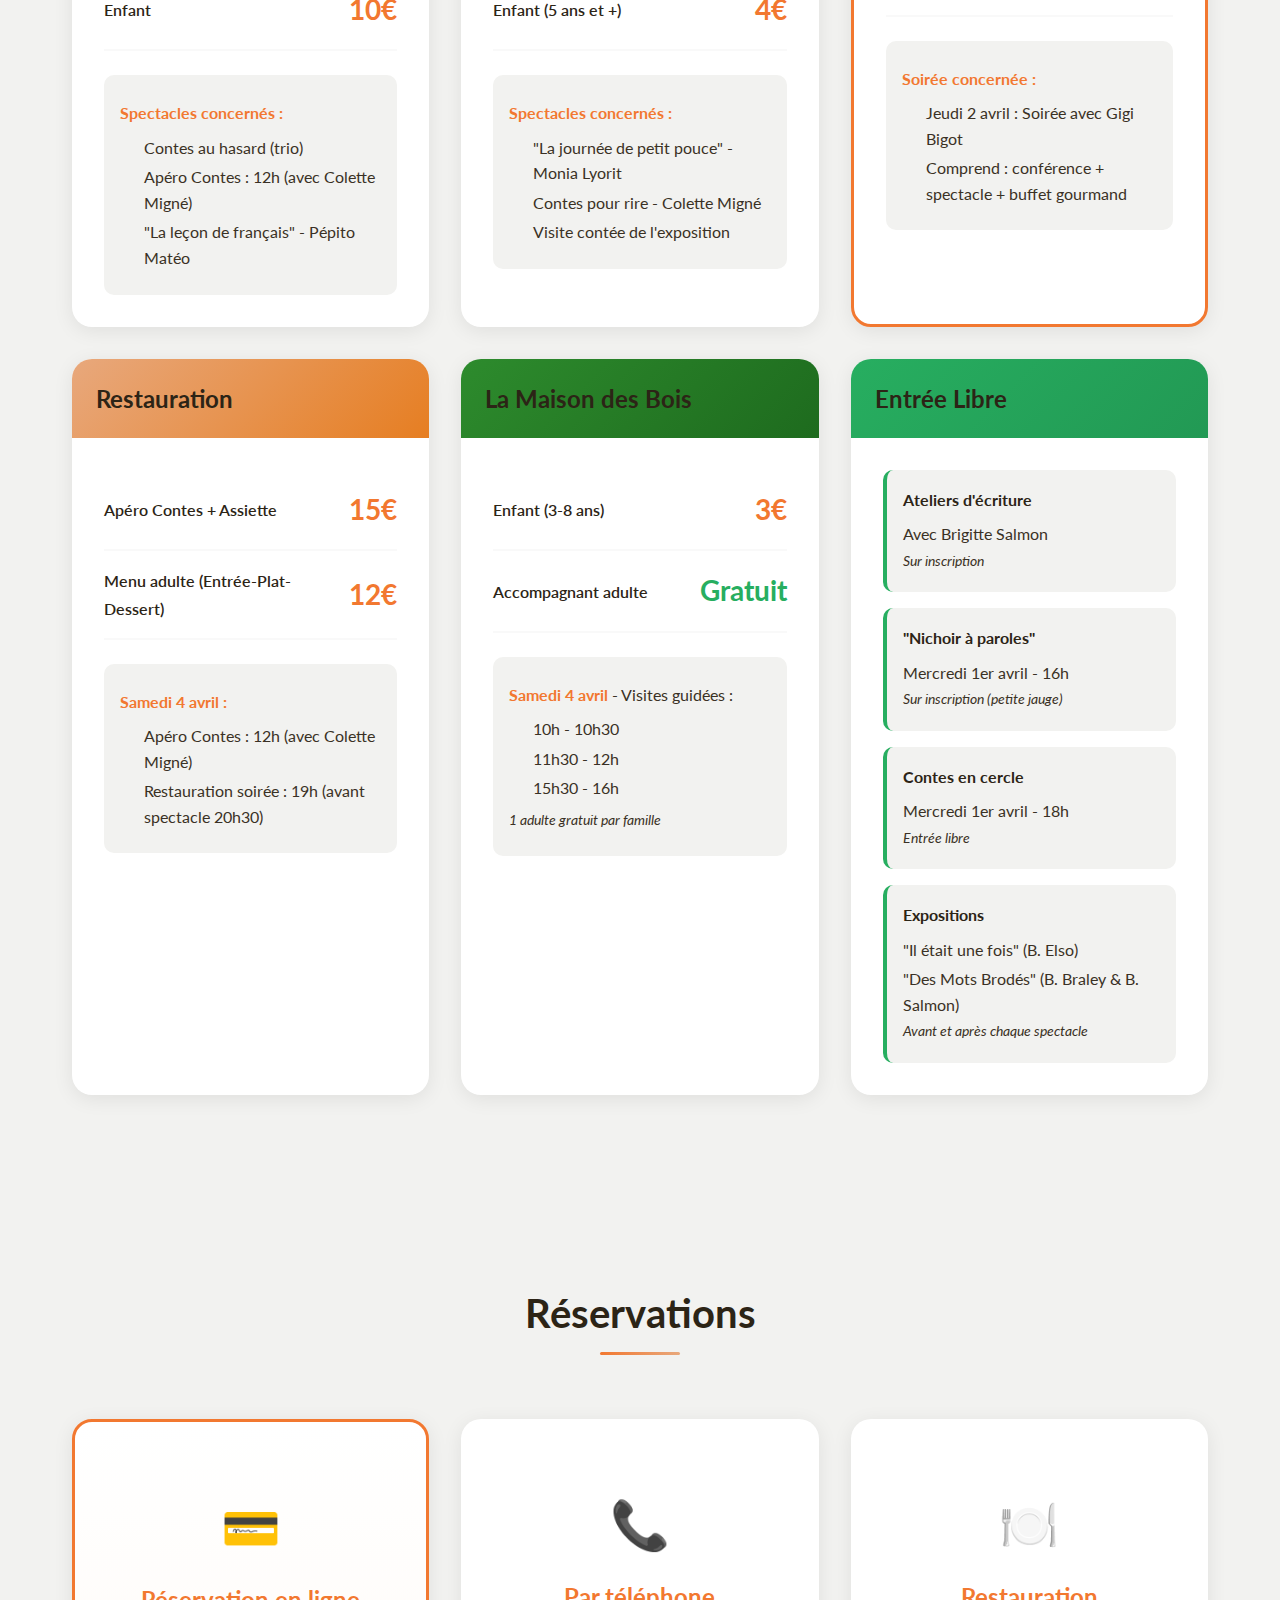
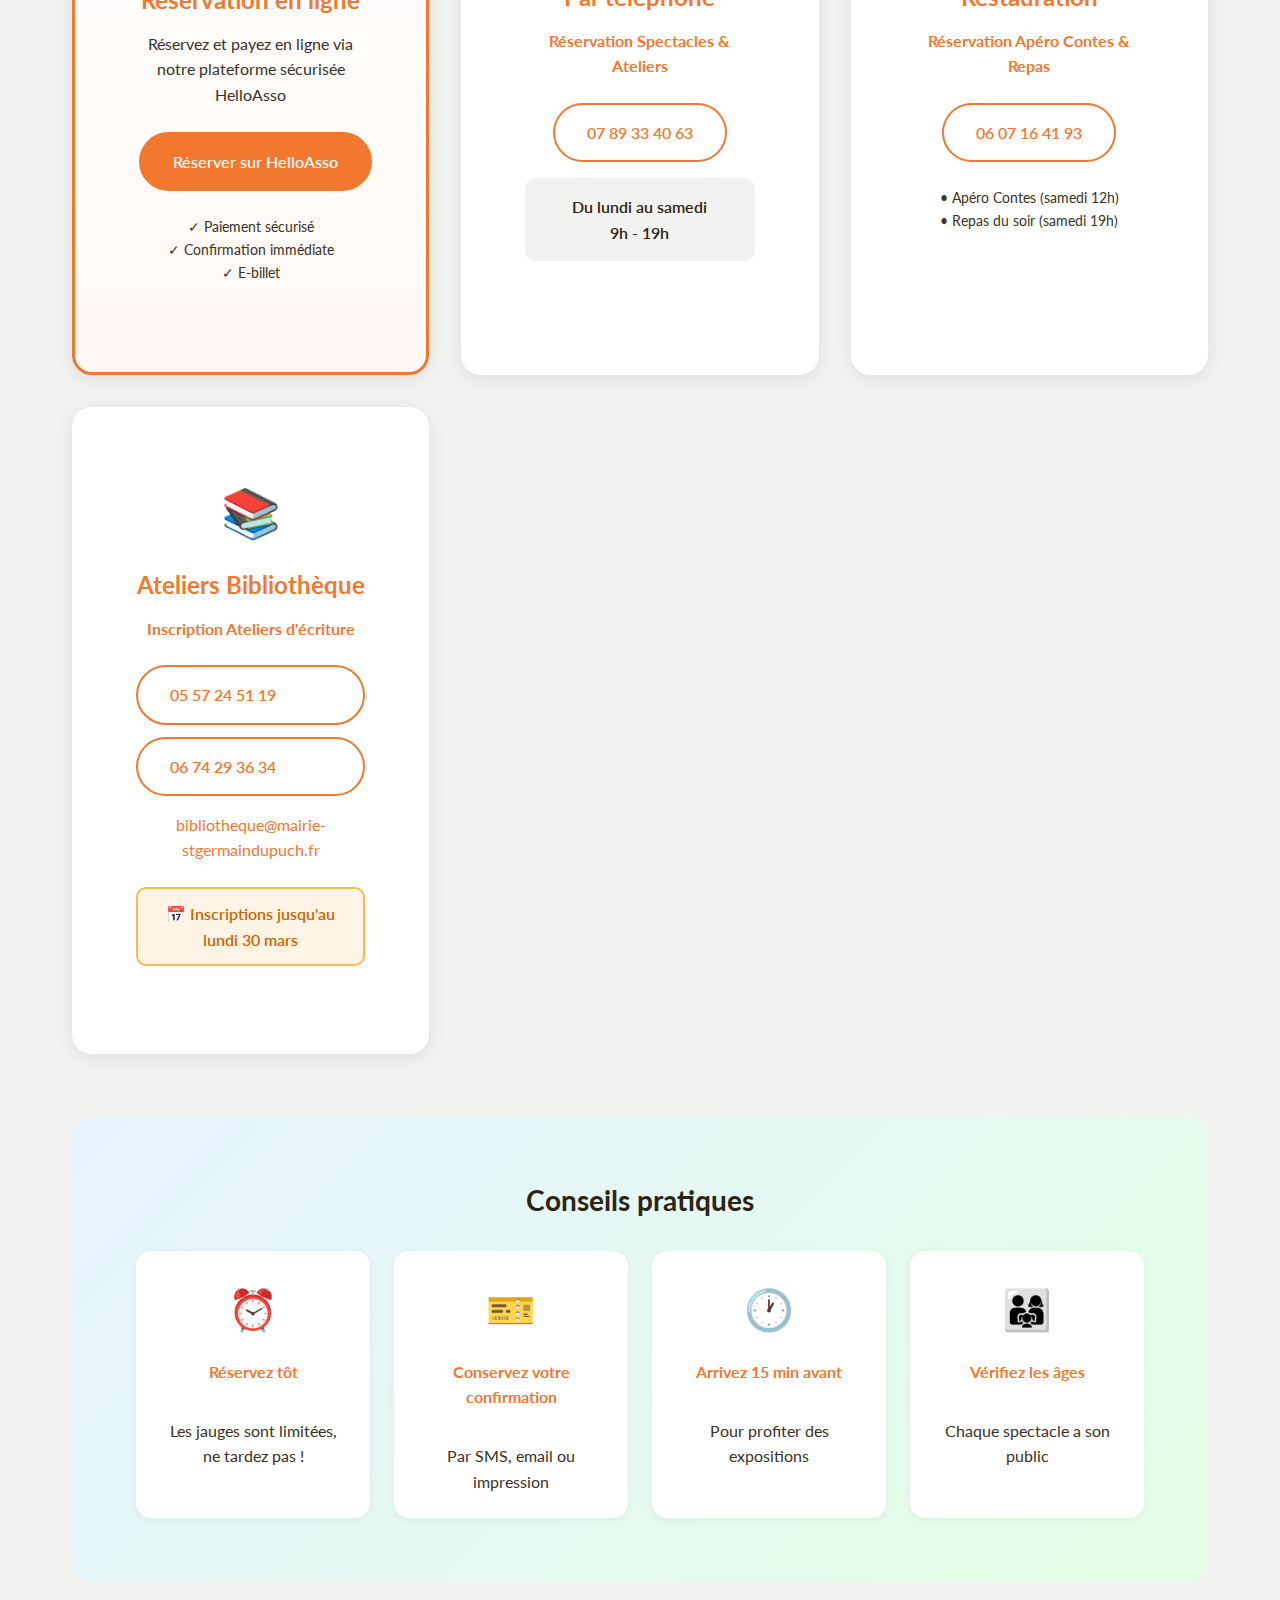
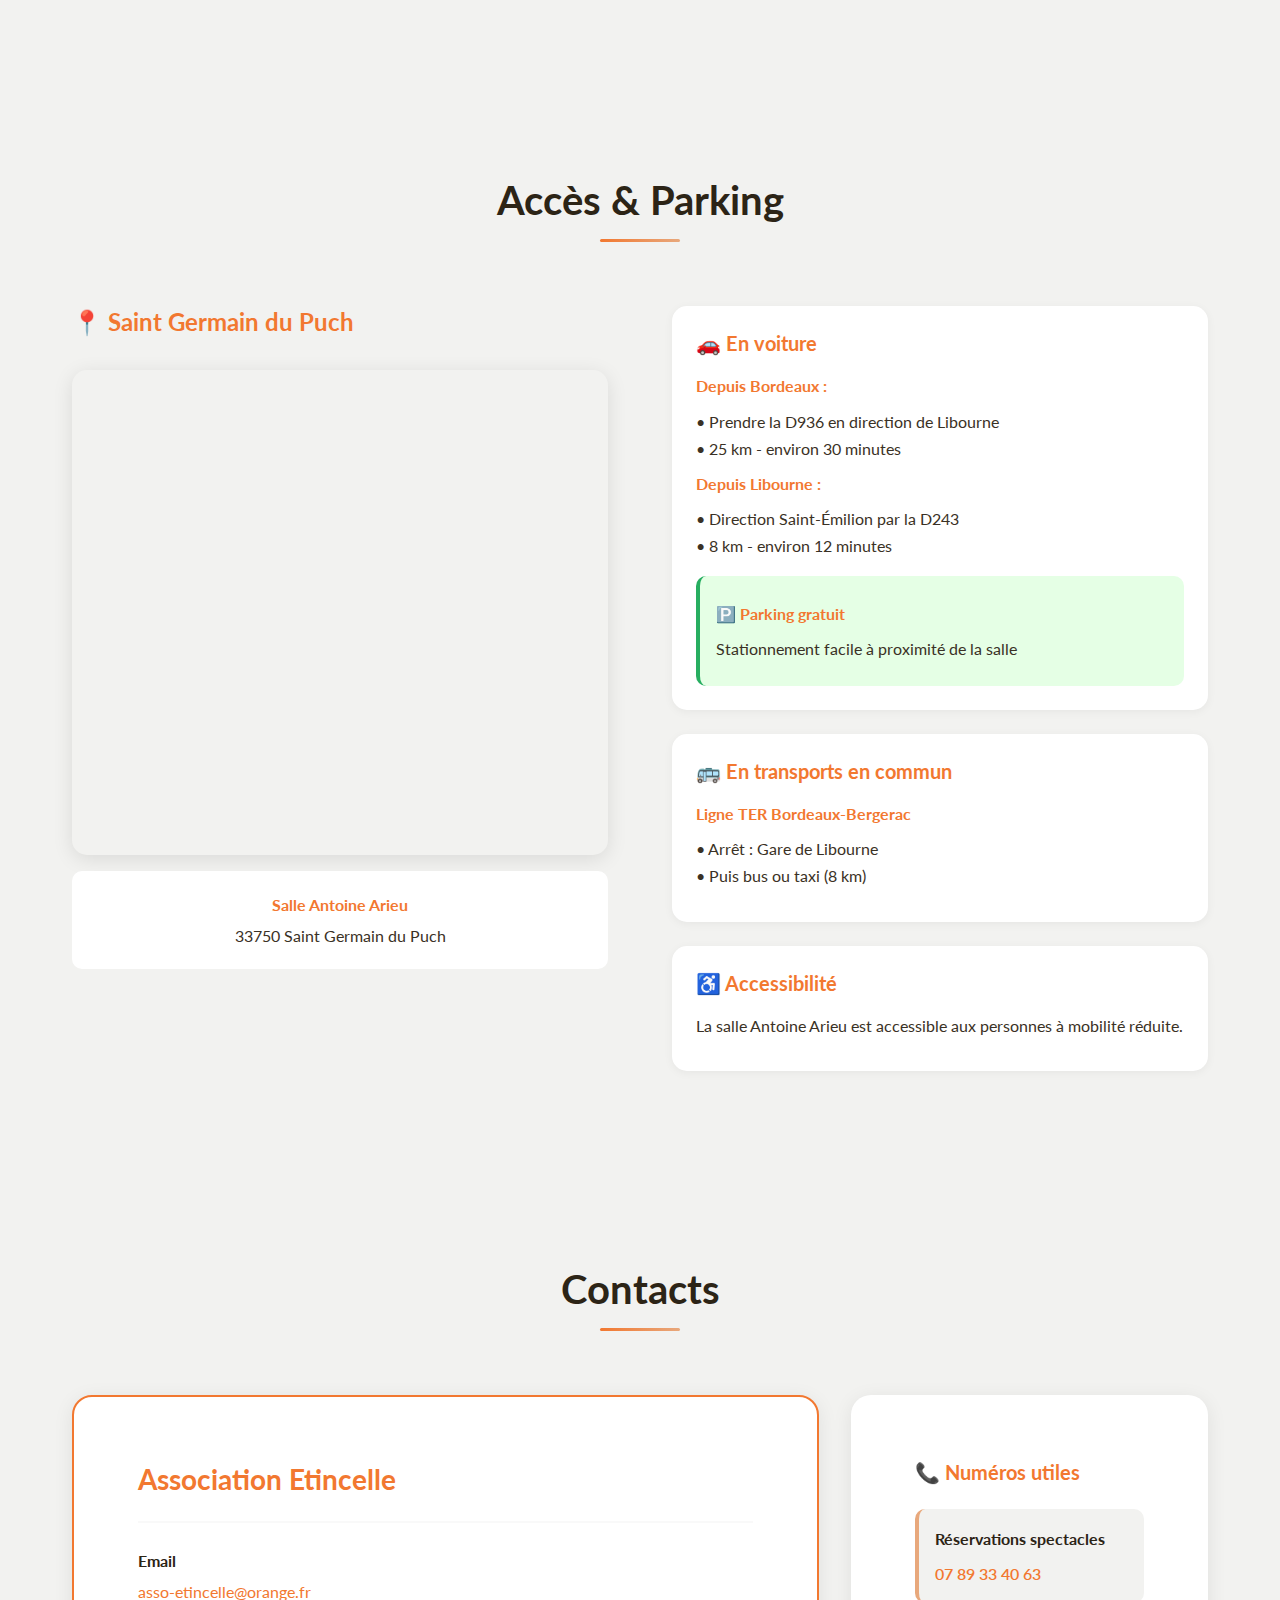
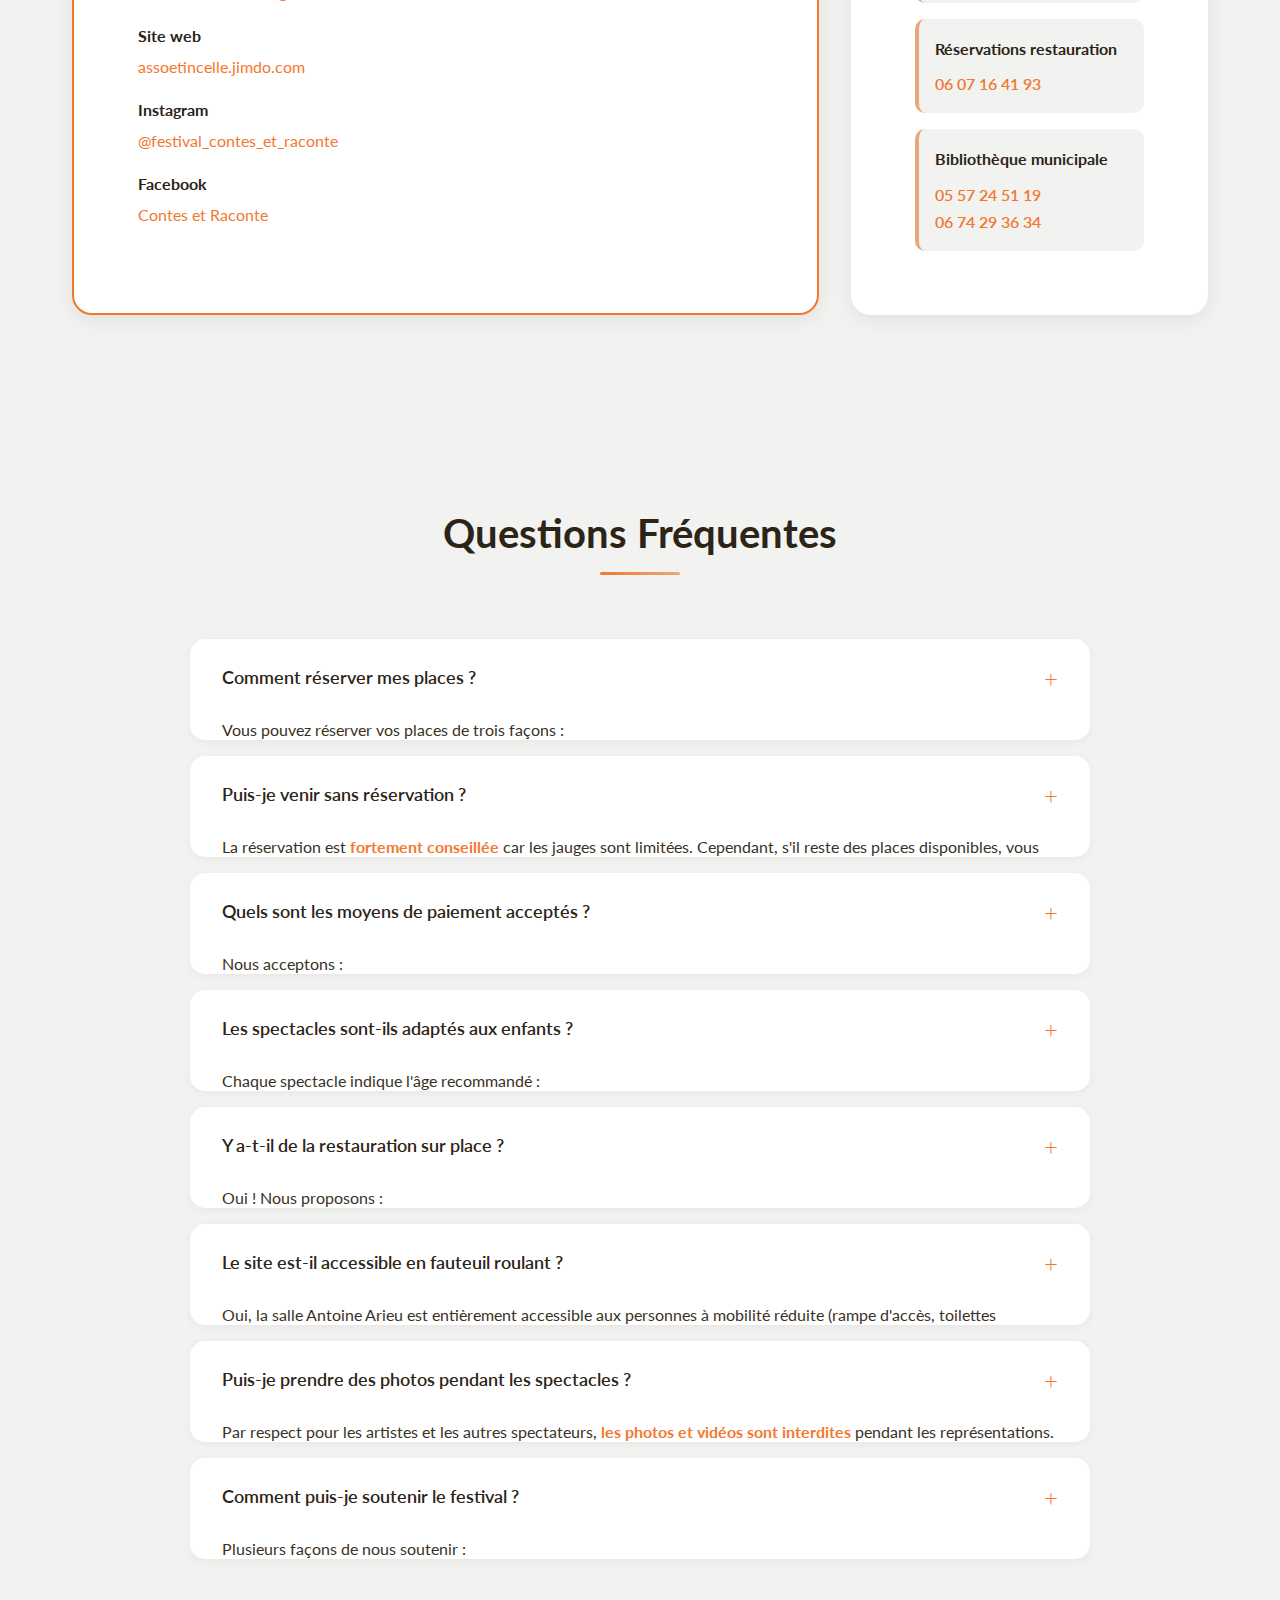
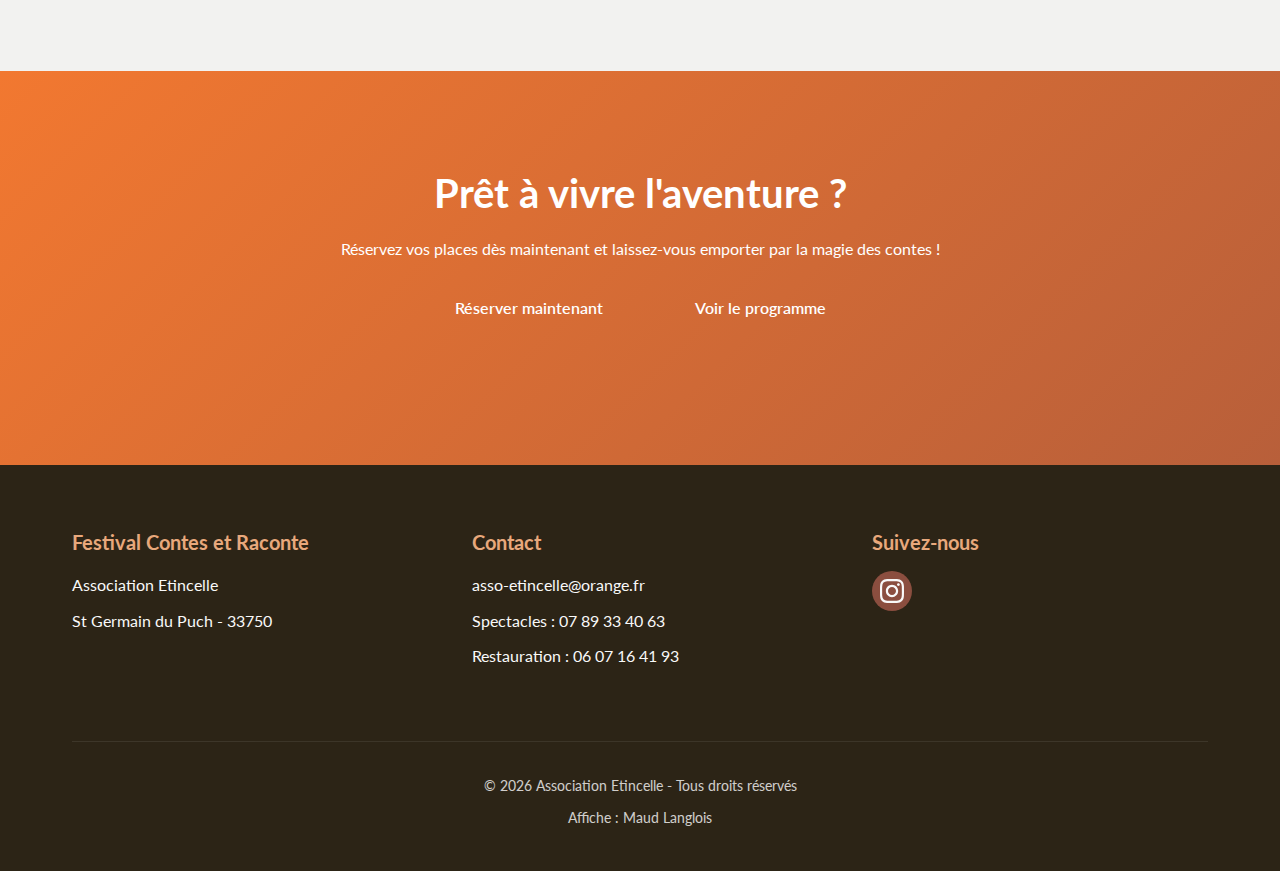
<file: infos-pratiques.html>
<!doctype html>
<html lang="fr">
  <head>
    <meta charset="UTF-8" />
    <meta name="viewport" content="width=device-width, initial-scale=1.0" />
    <meta
      name="description"
      content="Toutes les informations pratiques pour le Festival Contes et Raconte 2026 : tarifs, réservations, accès, contacts"
    />
    <title>Infos Pratiques | Festival Contes et Raconte 2026</title>
    <link rel="stylesheet" href="css/style.css" />
    <link rel="preconnect" href="https://fonts.googleapis.com" />
    <link rel="preconnect" href="https://fonts.gstatic.com" crossorigin />
    <link
      href="https://fonts.googleapis.com/css2?family=Playfair+Display:wght@400;600;700&family=Lato:wght@300;400;700&display=swap"
      rel="stylesheet"
    />
    <script src="js/templates/menu.js"></script>
    <script src="js/templates/footer.js"></script>
  </head>
  <body>
    <!-- Header -->
    <header class="header">
      <menu-component></menu-component>
    </header>

    <!-- Hero Infos -->
    <section class="hero-small pt-6">
      <div class="container">
        <h1>Informations Pratiques</h1>
        <p class="hero-subtitle">
          Tout ce qu'il faut savoir pour profiter du festival
        </p>
      </div>
    </section>

    <!-- Alerte Réservation -->
    <section class="alert-section">
      <div class="container">
        <div class="alert-box">
          <div class="alert-icon">⚠️</div>
          <div class="alert-content">
            <h3>Réservation fortement conseillée</h3>
            <p>
              Les jauges sont limitées pour garantir la qualité de l'expérience.
              Pensez à réserver vos places à l'avance !
            </p>
          </div>
        </div>
      </div>
    </section>

    <!-- Dates et Horaires -->
    <section class="info-section">
      <div class="container">
        <div class="info-grid">
          <div class="info-card highlight">
            <h3>Dates du Festival</h3>
            <div class="info-content">
              <p class="date-range">Du 1er au 4 avril 2026</p>
              <div class="dates-detail">
                <div class="date-item">
                  <strong>Ateliers d'écriture</strong>
                  <p>Mardi 31 mars : 15h - 16h30 (Bibliothèque)</p>
                  <p>Mercredi 1er avril : 14h - 15h30 (Salle A. Arieu)</p>
                </div>
                <div class="date-item">
                  <strong>Spectacles & Expositions</strong>
                  <p>Du mercredi 1er avril au samedi 4 avril 2026</p>
                </div>
              </div>
            </div>
          </div>

          <div class="info-card highlight">
            <h3>Lieux</h3>
            <div class="info-content">
              <div class="lieu-item">
                <h4>Salle Antoine Arieu</h4>
                <p>Lieu principal des spectacles</p>
                <p class="address">Saint Germain du Puch, 33750</p>
              </div>
              <div class="lieu-item">
                <h4>Salle Annexe</h4>
                <p>"La maison des bois" (installation)</p>
                <p class="address">Derrière la salle Antoine Arieu</p>
              </div>
              <div class="lieu-item">
                <h4>Bibliothèque Municipale</h4>
                <p>Atelier d'écriture (31 mars)</p>
                <p class="address">
                  Place de la Mairie, 33750 St Germain du Puch
                </p>
              </div>
            </div>
          </div>
        </div>
      </div>
    </section>

    <!-- Tarifs -->
    <section class="tarifs-section">
      <div class="container">
        <h2 class="section-title">Tarifs</h2>

        <div class="tarifs-grid">
          <!-- Spectacles -->
          <div class="tarif-card spectacle">
            <div class="tarif-header spectacle">
              <h3>Spectacles</h3>
            </div>
            <div class="tarif-body">
              <div class="tarif-item">
                <span class="tarif-label">Adulte</span>
                <span class="tarif-price">12€</span>
              </div>
              <div class="tarif-item">
                <span class="tarif-label">Enfant</span>
                <span class="tarif-price">10€</span>
              </div>
              <div class="tarif-note">
                <p><strong>Spectacles concernés :</strong></p>
                <ul>
                  <li>Contes au hasard (trio)</li>
                  <li>Apéro Contes : 12h (avec Colette Migné)</li>
                  <li>"La leçon de français" - Pépito Matéo</li>
                </ul>
              </div>
            </div>
          </div>

          <!-- Spectacles Petits Tarifs -->
          <div class="tarif-card spectacle-small">
            <div class="tarif-header spectacle-small">
              <h3>Petits Spectacles</h3>
            </div>
            <div class="tarif-body">
              <div class="tarif-item">
                <span class="tarif-label">Adulte</span>
                <span class="tarif-price">6€</span>
              </div>
              <div class="tarif-item">
                <span class="tarif-label">Enfant (5 ans et +)</span>
                <span class="tarif-price">4€</span>
              </div>
              <div class="tarif-note">
                <p><strong>Spectacles concernés :</strong></p>
                <ul>
                  <li>"La journée de petit pouce" - Monia Lyorit</li>
                  <li>Contes pour rire - Colette Migné</li>
                  <li>Visite contée de l'exposition</li>
                </ul>
              </div>
            </div>
          </div>

          <!-- Soirée Spéciale -->
          <div class="tarif-card soiree featured">
            <div class="tarif-header soiree">
              <h3>Soirée Spéciale</h3>
              <span class="tarif-badge">Avec entracte gourmande</span>
            </div>
            <div class="tarif-body">
              <div class="tarif-item">
                <span class="tarif-label">Tarif unique</span>
                <span class="tarif-price">15€</span>
              </div>
              <div class="tarif-note">
                <p><strong>Soirée concernée :</strong></p>
                <ul>
                  <li>Jeudi 2 avril : Soirée avec Gigi Bigot</li>
                  <li>Comprend : conférence + spectacle + buffet gourmand</li>
                </ul>
              </div>
            </div>
          </div>

          <!-- Restauration -->
          <div class="tarif-card restauration">
            <div class="tarif-header restauration">
              <h3>Restauration</h3>
            </div>
            <div class="tarif-body">
              <div class="tarif-item">
                <span class="tarif-label">Apéro Contes + Assiette</span>
                <span class="tarif-price">15€</span>
              </div>
              <div class="tarif-item">
                <span class="tarif-label"
                  >Menu adulte (Entrée-Plat-Dessert)</span
                >
                <span class="tarif-price">12€</span>
              </div>
              <div class="tarif-note">
                <p><strong>Samedi 4 avril :</strong></p>
                <ul>
                  <li>Apéro Contes : 12h (avec Colette Migné)</li>
                  <li>Restauration soirée : 19h (avant spectacle 20h30)</li>
                </ul>
              </div>
            </div>
          </div>

          <!-- Installation -->
          <div class="tarif-card installation">
            <div class="tarif-header installation">
              <h3>La Maison des Bois</h3>
            </div>
            <div class="tarif-body">
              <div class="tarif-item">
                <span class="tarif-label">Enfant (3-8 ans)</span>
                <span class="tarif-price">3€</span>
              </div>
              <div class="tarif-item">
                <span class="tarif-label">Accompagnant adulte</span>
                <span class="tarif-price free">Gratuit</span>
              </div>
              <div class="tarif-note">
                <p><strong>Samedi 4 avril</strong> - Visites guidées :</p>
                <ul>
                  <li>10h - 10h30</li>
                  <li>11h30 - 12h</li>
                  <li>15h30 - 16h</li>
                </ul>
                <p class="info-small">1 adulte gratuit par famille</p>
              </div>
            </div>
          </div>

          <!-- Gratuit -->
          <div class="tarif-card gratuit">
            <div class="tarif-header gratuit">
              <h3>Entrée Libre</h3>
            </div>
            <div class="tarif-body">
              <div class="tarif-item-free">
                <strong>Ateliers d'écriture</strong>
                <p>Avec Brigitte Salmon</p>
                <p class="info-small">Sur inscription</p>
              </div>
              <div class="tarif-item-free">
                <strong>"Nichoir à paroles"</strong>
                <p>Mercredi 1er avril - 16h</p>
                <p class="info-small">Sur inscription (petite jauge)</p>
              </div>
              <div class="tarif-item-free">
                <strong>Contes en cercle</strong>
                <p>Mercredi 1er avril - 18h</p>
                <p class="info-small">Entrée libre</p>
              </div>
              <div class="tarif-item-free">
                <strong>Expositions</strong>
                <p>"Il était une fois" (B. Elso)</p>
                <p>"Des Mots Brodés" (B. Braley & B. Salmon)</p>
                <p class="info-small">Avant et après chaque spectacle</p>
              </div>
            </div>
          </div>
        </div>
      </div>
    </section>

    <!-- Réservations -->
    <section class="reservations-section">
      <div class="container">
        <h2 class="section-title">Réservations</h2>

        <div class="reservation-grid">
          <!-- HelloAsso -->
          <div class="reservation-card primary">
            <div class="reservation-icon">💳</div>
            <h3>Réservation en ligne</h3>
            <p>
              Réservez et payez en ligne via notre plateforme sécurisée
              HelloAsso
            </p>
            <a
              href="https://www.helloasso.com/associations/etincelle33/evenements/festival-contes-et-raconte"
              class="btn btn-primary"
              target="_blank"
              rel="noopener"
            >
              Réserver sur HelloAsso
            </a>
            <p class="reservation-note">
              ✓ Paiement sécurisé<br />✓ Confirmation immédiate<br />✓ E-billet
            </p>
          </div>

          <!-- Téléphone Spectacles -->
          <div class="reservation-card">
            <div class="reservation-icon">📞</div>
            <h3>Par téléphone</h3>
            <p><strong>Réservation Spectacles & Ateliers</strong></p>
            <a href="tel:0789334063" class="btn btn-secondary-outlined">
              07 89 33 40 63
            </a>
            <p class="reservation-hours">Du lundi au samedi<br />9h - 19h</p>
          </div>

          <!-- Téléphone Restauration -->
          <div class="reservation-card">
            <div class="reservation-icon">🍽️</div>
            <h3>Restauration</h3>
            <p><strong>Réservation Apéro Contes & Repas</strong></p>
            <a href="tel:0607164193" class="btn btn-secondary-outlined">
              06 07 16 41 93
            </a>
            <p class="reservation-note">
              • Apéro Contes (samedi 12h)<br />
              • Repas du soir (samedi 19h)
            </p>
          </div>

          <!-- Bibliothèque -->
          <div class="reservation-card">
            <div class="reservation-icon">📚</div>
            <h3>Ateliers Bibliothèque</h3>
            <p><strong>Inscription Ateliers d'écriture</strong></p>
            <div class="contact-group">
              <a href="tel:0557245119" class="btn btn-secondary-outlined"
                >05 57 24 51 19</a
              >
              <a href="tel:0674293634" class="btn btn-secondary-outlined"
                >06 74 29 36 34</a
              >
            </div>
            <p class="reservation-email">
              <a href="mailto:bibliotheque@mairie-stgermaindupuch.fr">
                bibliotheque@mairie-stgermaindupuch.fr
              </a>
            </p>
            <p class="reservation-deadline">
              📅 Inscriptions jusqu'au lundi 30 mars
            </p>
          </div>
        </div>

        <!-- Conseils Réservation -->
        <div class="reservation-tips">
          <h3>Conseils pratiques</h3>
          <div class="tips-grid">
            <div class="tip-item">
              <span class="tip-icon">⏰</span>
              <p>
                <strong>Réservez tôt</strong><br />Les jauges sont limitées, ne
                tardez pas !
              </p>
            </div>
            <div class="tip-item">
              <span class="tip-icon">🎫</span>
              <p>
                <strong>Conservez votre confirmation</strong><br />Par SMS,
                email ou impression
              </p>
            </div>
            <div class="tip-item">
              <span class="tip-icon">🕐</span>
              <p>
                <strong>Arrivez 15 min avant</strong><br />Pour profiter des
                expositions
              </p>
            </div>
            <div class="tip-item">
              <span class="tip-icon">👨‍👩‍👧</span>
              <p>
                <strong>Vérifiez les âges</strong><br />Chaque spectacle a son
                public
              </p>
            </div>
          </div>
        </div>
      </div>
    </section>

    <!-- Accès et Parking -->
    <section class="acces-section">
      <div class="container">
        <h2 class="section-title">Accès & Parking</h2>

        <div class="acces-grid">
          <!-- Carte -->
          <div class="map-container">
            <h3>📍 Saint Germain du Puch</h3>
            <div class="map-placeholder">
              <iframe
                src="https://www.google.com/maps/embed?pb=!1m18!1m12!1m3!1d2828.316407033485!2d-0.3257842234192277!3d44.85585307382203!2m3!1f0!2f0!3f0!3m2!1i1024!2i768!4f13.1!3m3!1m2!1s0xd55378ea1f61413%3A0x23bafbf24756ce09!2sSalle%20Antoine%20Arieu!5e0!3m2!1sfr!2sfr!4v1771859306287!5m2!1sfr!2sfr"
                width="100%"
                height="350"
                style="border: 0; border-radius: 15px"
                allowfullscreen=""
                loading="lazy"
                referrerpolicy="no-referrer-when-downgrade"
              >
              </iframe>
            </div>
            <div class="map-address">
              <p><strong>Salle Antoine Arieu</strong></p>
              <p>33750 Saint Germain du Puch</p>
            </div>
          </div>

          <!-- Infos Accès -->
          <div class="acces-info">
            <div class="acces-card">
              <h4>🚗 En voiture</h4>
              <p><strong>Depuis Bordeaux :</strong></p>
              <p>
                • Prendre la D936 en direction de Libourne<br />
                • 25 km - environ 30 minutes
              </p>
              <p><strong>Depuis Libourne :</strong></p>
              <p>
                • Direction Saint-Émilion par la D243<br />
                • 8 km - environ 12 minutes
              </p>
              <div class="parking-info">
                <p><strong>🅿️ Parking gratuit</strong></p>
                <p>Stationnement facile à proximité de la salle</p>
              </div>
            </div>

            <div class="acces-card">
              <h4>🚌 En transports en commun</h4>
              <p><strong>Ligne TER Bordeaux-Bergerac</strong></p>
              <p>
                • Arrêt : Gare de Libourne<br />
                • Puis bus ou taxi (8 km)
              </p>
              
            </div>

            <div class="acces-card">
              <h4>♿ Accessibilité</h4>
              <p>
                La salle Antoine Arieu est accessible aux personnes à mobilité
                réduite.
              </p>
              
            </div>
          </div>
        </div>
      </div>
    </section>

    <!-- Contact -->
    <section class="contact-section">
      <div class="container">
        <h2 class="section-title">Contacts</h2>

        <div class="contact-grid">
          <!-- Contact Principal -->
          <div class="contact-card primary-contact">
            <div class="contact-header">
              <h3>Association Etincelle</h3>
            </div>
            <div class="contact-body">
              <div class="contact-item">
                <div>
                  <strong>Email</strong>
                  <a href="mailto:asso-etincelle@orange.fr"
                    >asso-etincelle@orange.fr</a
                  >
                </div>
              </div>
              <div class="contact-item">
                <div>
                  <strong>Site web</strong>
                  <a href="https://assoetincelle.jimdo.com" target="_blank"
                    >assoetincelle.jimdo.com</a
                  >
                </div>
              </div>
              <div class="contact-item">
                <div>
                  <strong>Instagram</strong>
                  <a
                    href="https://www.instagram.com/festival_contes_et_raconte"
                    target="_blank"
                  >
                    @festival_contes_et_raconte
                  </a>
                </div>
              </div>
              <div class="contact-item">
                <div>
                  <strong>Facebook</strong>
                  <a
                    href="https://www.facebook.com/profile.php?id=61555834658098&locale=fr_FR"
                    target="_blank"
                  >
                  Contes et Raconte
                  </a>
                </div>
              </div>
            </div>
          </div>

          <!-- Contacts Spécifiques -->
          <div class="contact-card">
            <h4>📞 Numéros utiles</h4>
            <div class="contact-list">
              <div class="contact-list-item">
                <strong>Réservations spectacles</strong>
                <a href="tel:0789334063">07 89 33 40 63</a>
              </div>
              <div class="contact-list-item">
                <strong>Réservations restauration</strong>
                <a href="tel:0607164193">06 07 16 41 93</a>
              </div>
              <div class="contact-list-item">
                <strong>Bibliothèque municipale</strong>
                <a href="tel:0557245119">05 57 24 51 19</a><br />
                <a href="tel:0674293634">06 74 29 36 34</a>
              </div>
            </div>
          </div>

          
          </div>

          
        </div>
      </div>
    </section>

    <!-- FAQ -->
    <section class="faq-section">
      <div class="container">
        <h2 class="section-title">Questions Fréquentes</h2>

        <div class="faq-container">
          <div class="faq-item">
            <button class="faq-question">
              <span>Comment réserver mes places ?</span>
              <span class="faq-icon">+</span>
            </button>
            <div class="faq-answer">
              <p>Vous pouvez réserver vos places de trois façons :</p>
              <ul>
                <li>
                  <strong>En ligne</strong> : via HelloAsso (paiement sécurisé)
                </li>
                <li>
                  <strong>Par téléphone</strong> : 07 89 33 40 63 (spectacles)
                  ou 06 07 16 41 93 (restauration)
                </li>
                <li>
                  <strong>Pour la bibliothèque</strong> : 05 57 24 51 19 ou
                  bibliotheque@mairie-stgermaindupuch.fr
                </li>
              </ul>
            </div>
          </div>

          <div class="faq-item">
            <button class="faq-question">
              <span>Puis-je venir sans réservation ?</span>
              <span class="faq-icon">+</span>
            </button>
            <div class="faq-answer">
              <p>
                La réservation est <strong>fortement conseillée</strong> car les
                jauges sont limitées. Cependant, s'il reste des places
                disponibles, vous pourrez acheter vos billets sur place 30
                minutes avant le début de chaque spectacle.
              </p>
              <p>
                Les expositions et "Contes en cercle" sont en entrée libre (sans
                réservation).
              </p>
            </div>
          </div>

          <div class="faq-item">
            <button class="faq-question">
              <span>Quels sont les moyens de paiement acceptés ?</span>
              <span class="faq-icon">+</span>
            </button>
            <div class="faq-answer">
              <p>Nous acceptons :</p>
              <ul>
                <li>Carte bancaire (sur HelloAsso)</li>
                <li>Espèces (sur place uniquement)</li>
                <li>Chèques (à l'ordre de "Association Etincelle")</li>
              </ul>
            </div>
          </div>

          <div class="faq-item">
            <button class="faq-question">
              <span>Les spectacles sont-ils adaptés aux enfants ?</span>
              <span class="faq-icon">+</span>
            </button>
            <div class="faq-answer">
              <p>Chaque spectacle indique l'âge recommandé :</p>
              <ul>
                <li><strong>2-5 ans</strong> : "La journée de petit pouce"</li>
                <li>
                  <strong>À partir de 6 ans</strong> : la plupart des spectacles
                </li>
                <li>
                  <strong>À partir de 12-15 ans</strong> : certains spectacles
                  (voir programme)
                </li>
                <li><strong>Tout public</strong> : spectacles familiaux</li>
              </ul>
            </div>
          </div>

          <div class="faq-item">
            <button class="faq-question">
              <span>Y a-t-il de la restauration sur place ?</span>
              <span class="faq-icon">+</span>
            </button>
            <div class="faq-answer">
              <p>Oui ! Nous proposons :</p>
              <ul>
                <li>
                  <strong>Apéro Contes</strong> (samedi 12h) : 15€ (conte +
                  assiette garnie)
                </li>
                <li>
                  <strong>Menu complet</strong> (samedi 19h) : 12€
                  (entrée-plat-dessert)
                </li>
                <li>
                  <strong>Buffet gourmand</strong> lors de la soirée avec Gigi
                  Bigot (jeudi)
                </li>
                <li>
                  <strong>Petite restauration</strong> (salé/sucré) vendredi
                  soir
                </li>
              </ul>
              <p><strong>Réservation obligatoire au 06 07 16 41 93</strong></p>
            </div>
          </div>

          <div class="faq-item">
            <button class="faq-question">
              <span>Le site est-il accessible en fauteuil roulant ?</span>
              <span class="faq-icon">+</span>
            </button>
            <div class="faq-answer">
              <p>
                Oui, la salle Antoine Arieu est entièrement accessible aux
                personnes à mobilité réduite (rampe d'accès, toilettes
                adaptées).
              </p>
            </div>
          </div>

          <div class="faq-item">
            <button class="faq-question">
              <span>Puis-je prendre des photos pendant les spectacles ?</span>
              <span class="faq-icon">+</span>
            </button>
            <div class="faq-answer">
              <p>
                Par respect pour les artistes et les autres spectateurs,
                <strong>les photos et vidéos sont interdites</strong> pendant
                les représentations. Vous pourrez cependant photographier les
                expositions et rencontrer les artistes après les spectacles pour
                des photos souvenirs.
              </p>
            </div>
          </div>

          <div class="faq-item">
            <button class="faq-question">
              <span>Comment puis-je soutenir le festival ?</span>
              <span class="faq-icon">+</span>
            </button>
            <div class="faq-answer">
              <p>Plusieurs façons de nous soutenir :</p>
              <ul>
                <li><strong>Adhérer</strong> à l'Association Etincelle</li>
                <li><strong>Faire un don</strong> (déductible fiscalement)</li>
                <li>
                  <strong>Devenir bénévole</strong> pour les prochaines éditions
                </li>
                <li><strong>Parler du festival</strong> autour de vous !</li>
              </ul>
              <p>Contact : asso-etincelle@orange.fr</p>
            </div>
          </div>
        </div>
      </div>
    </section>

    <!-- CTA Final -->
    <section class="cta-section">
      <div class="container">
        <h2>Prêt à vivre l'aventure ?</h2>
        <p>
          Réservez vos places dès maintenant et laissez-vous emporter par la
          magie des contes !
        </p>
        <div class="cta-buttons">
          <a
            href="https://www.helloasso.com/associations/etincelle33/evenements/festival-contes-et-raconte"
            class="btn btn-light"
            target="_blank"
            rel="noopener"
          >
            Réserver maintenant
          </a>
          <a href="programme.html" class="btn btn-outline">
            Voir le programme
          </a>
        </div>
      </div>
    </section>

    <!-- Footer -->
    <footer class="footer">
      <footer-component></footer-component>
    </footer>

    <script src="js/script.js"></script>
  </body>
</html>
</file>
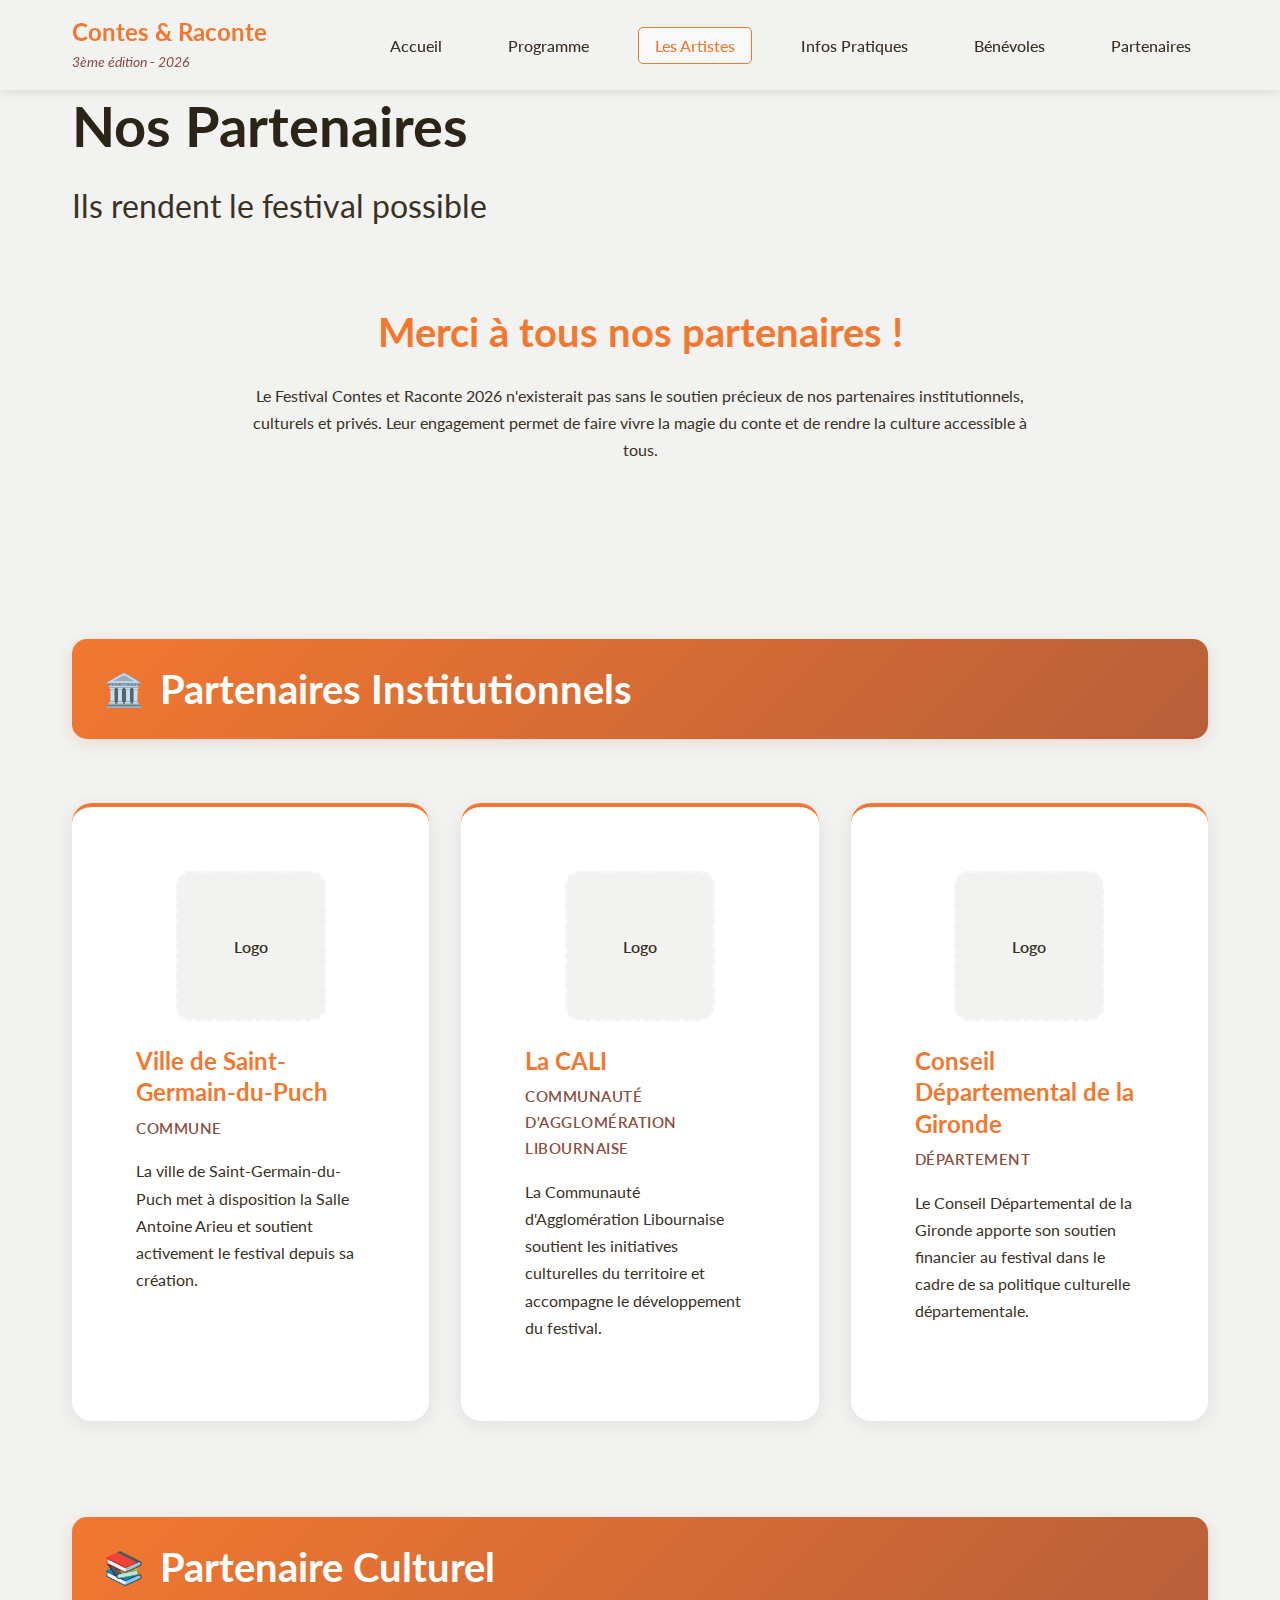
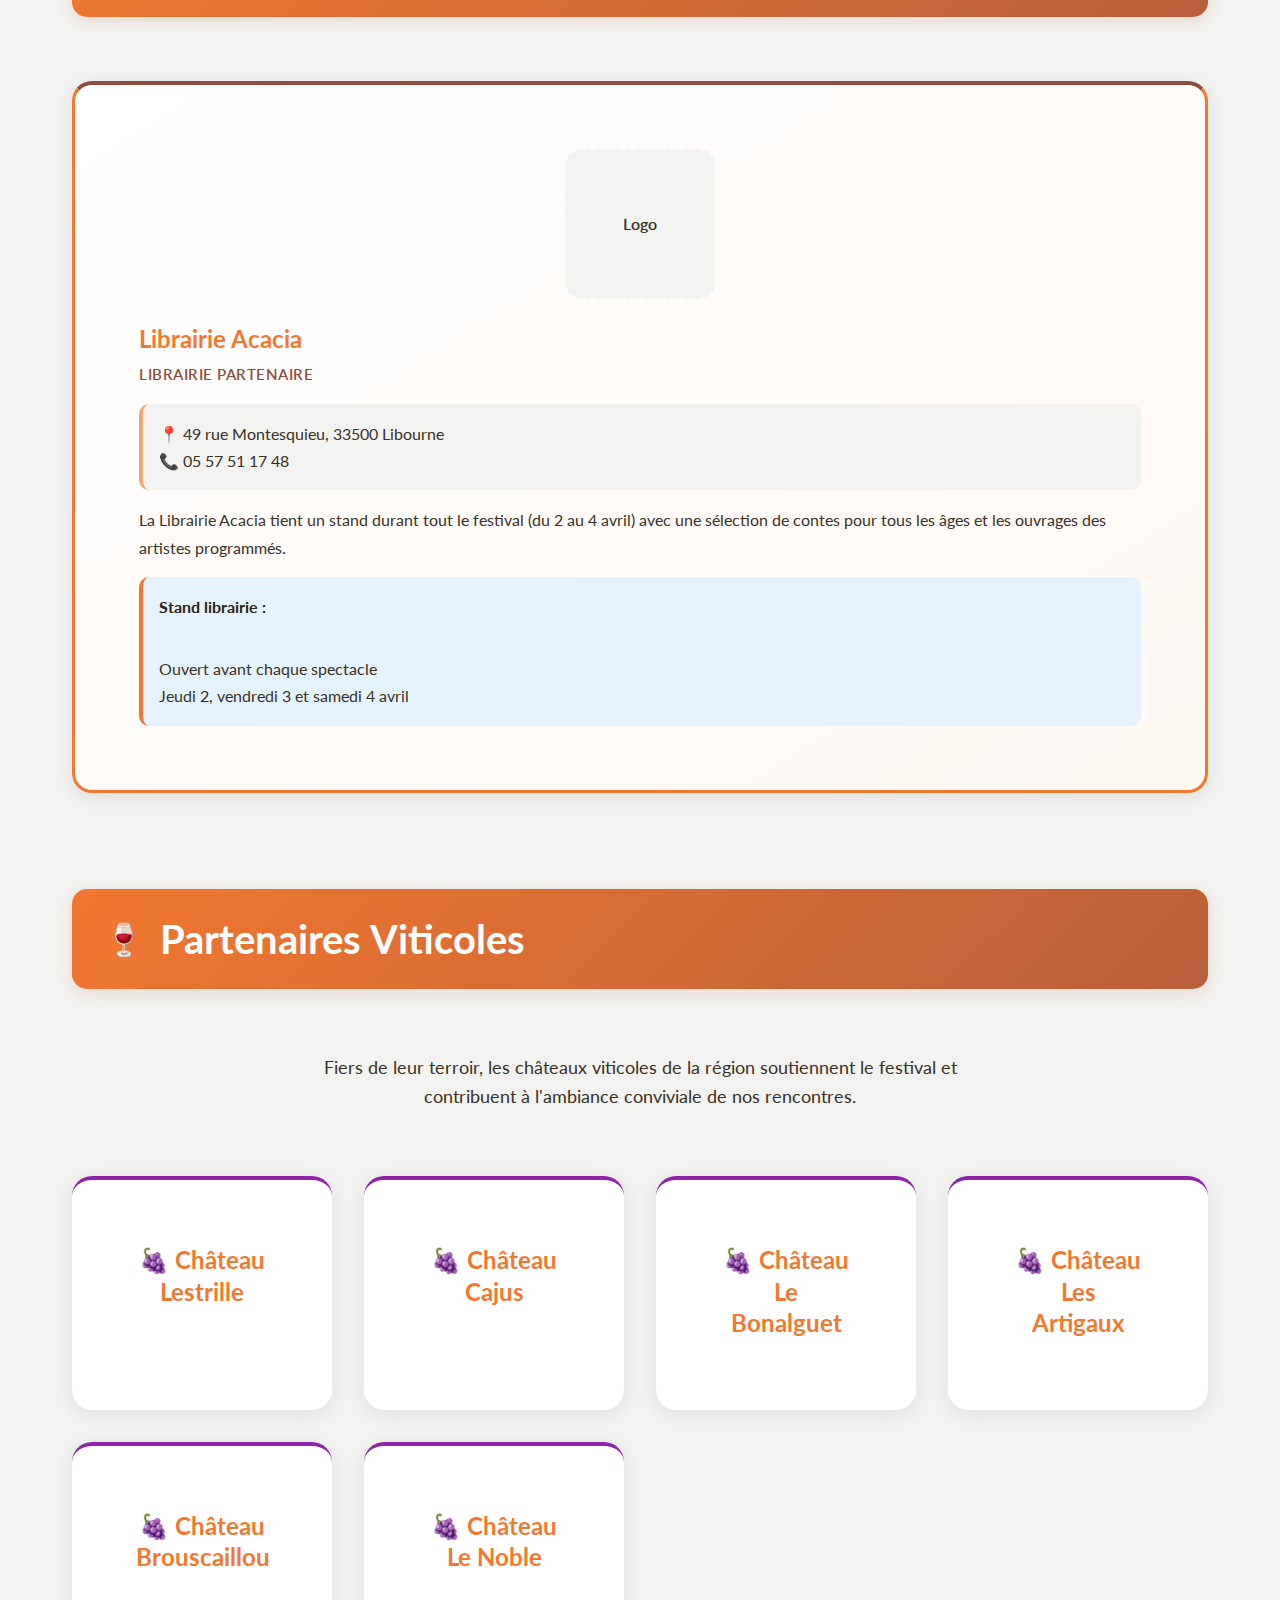
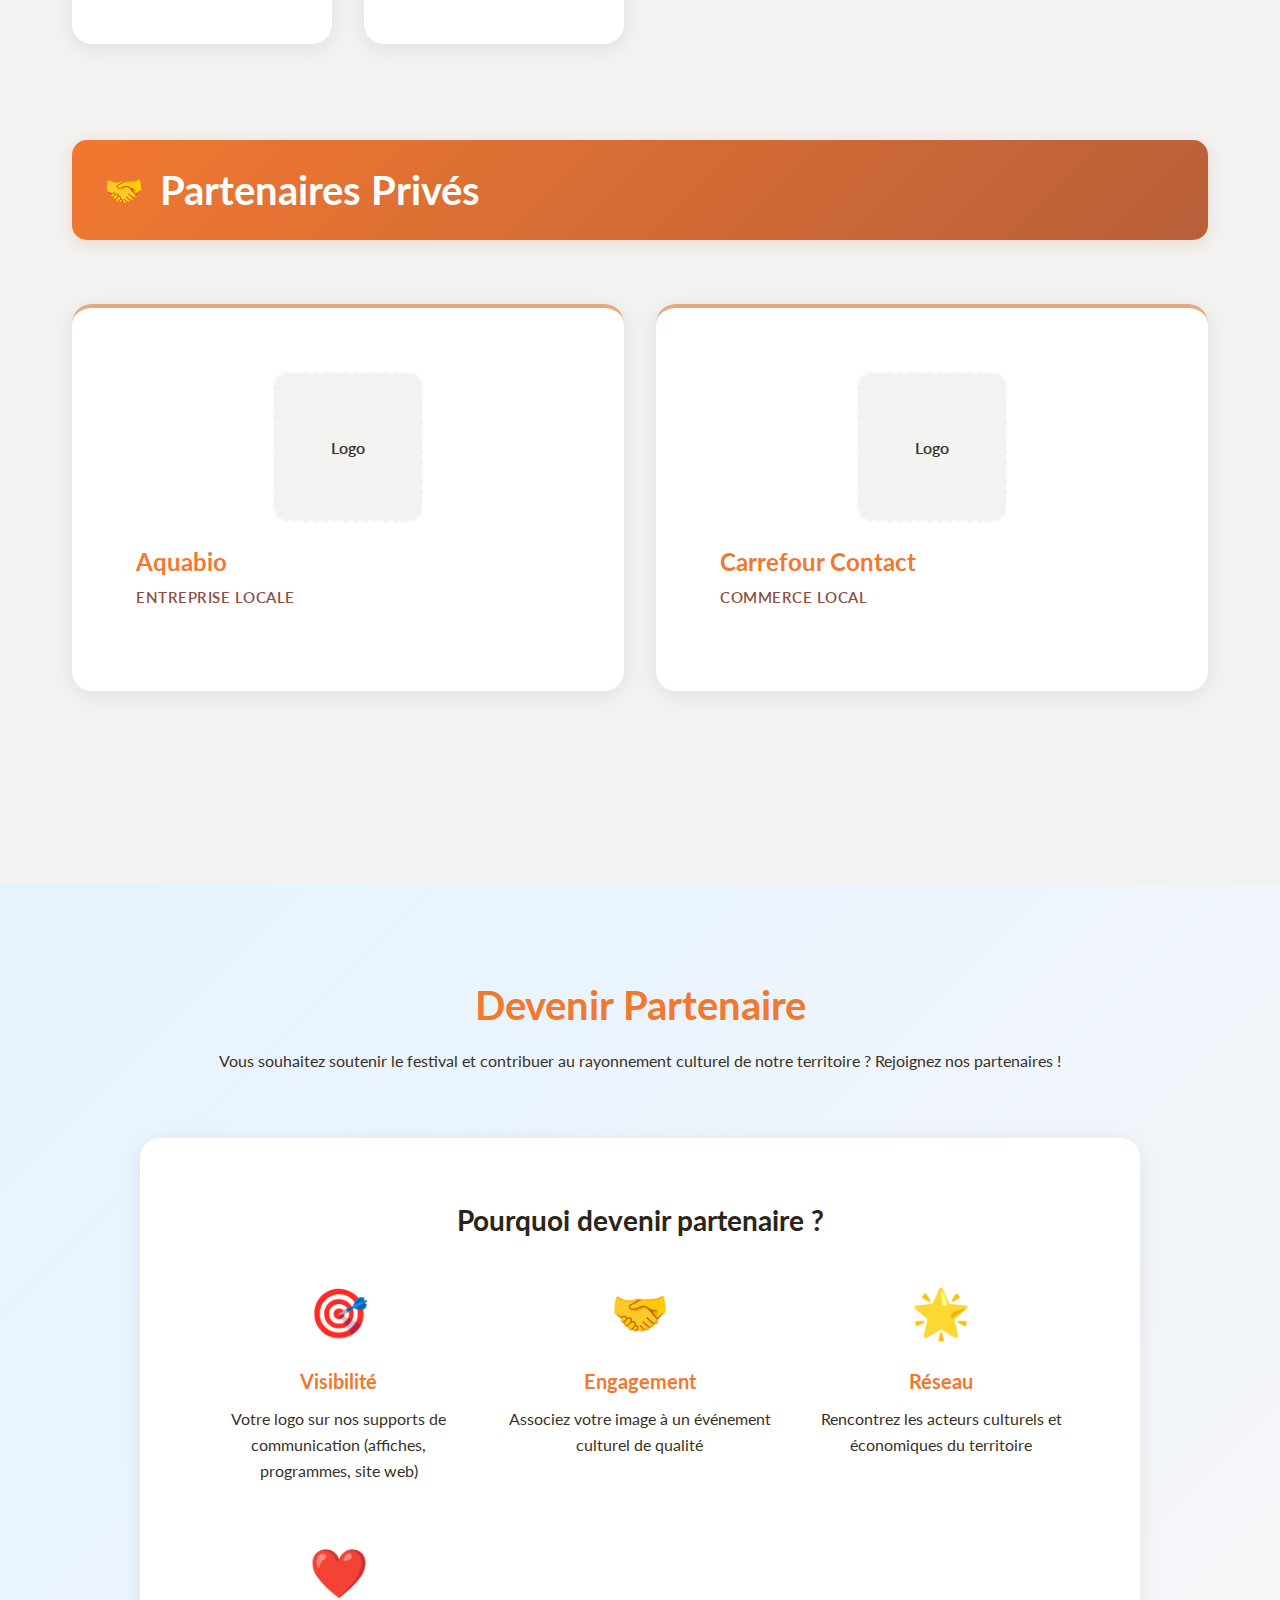
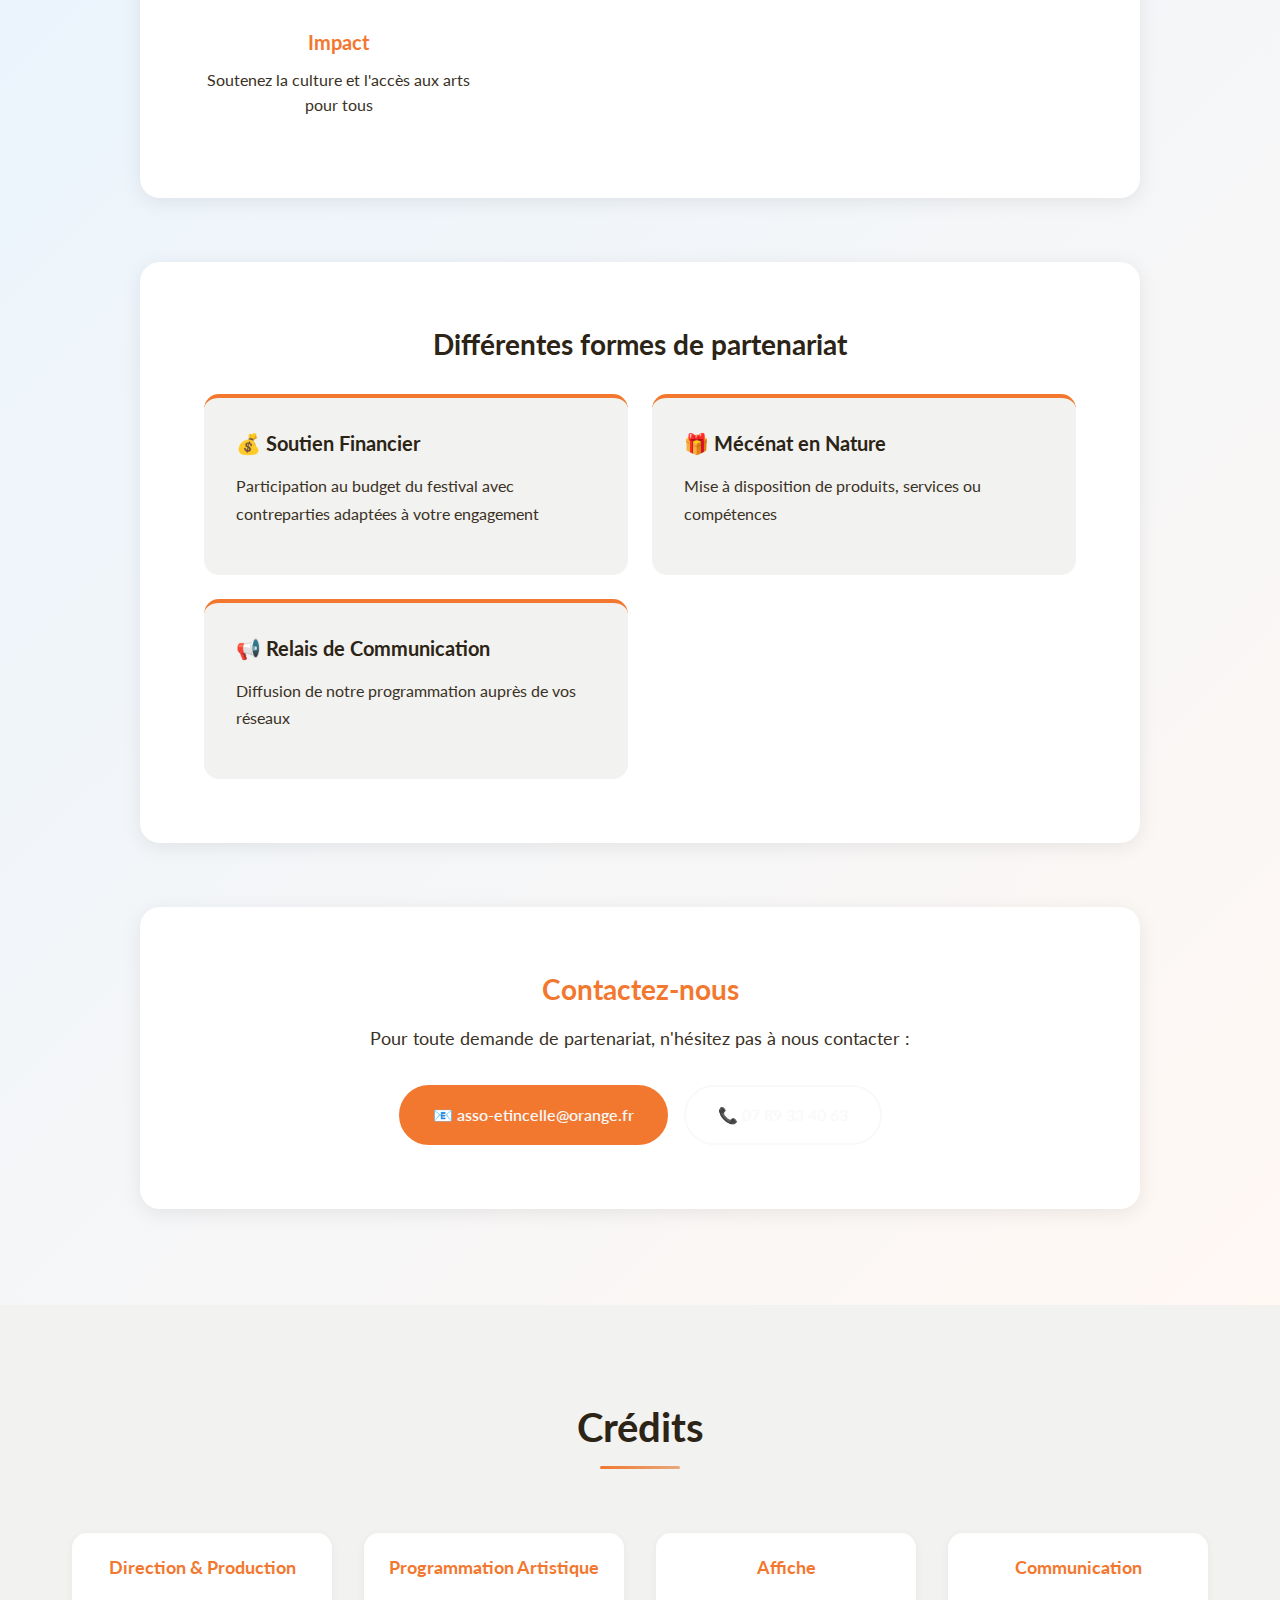
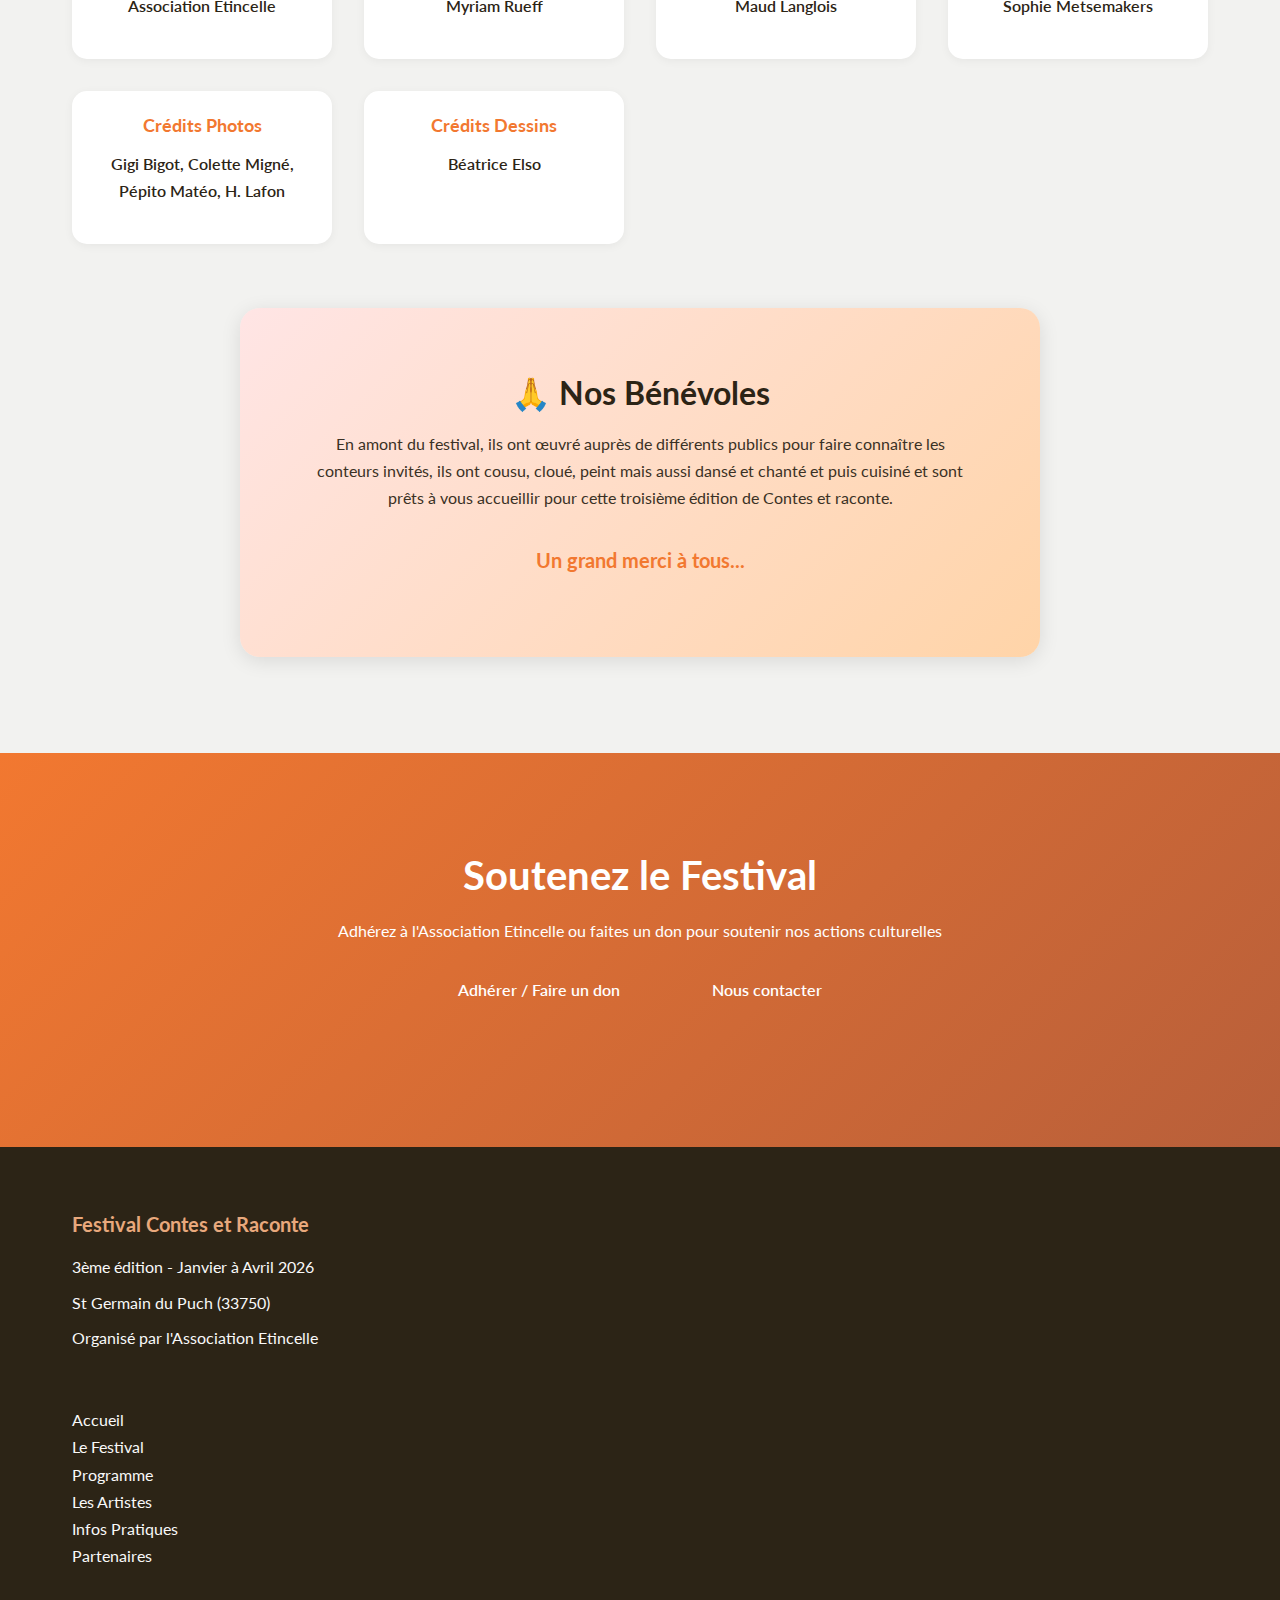
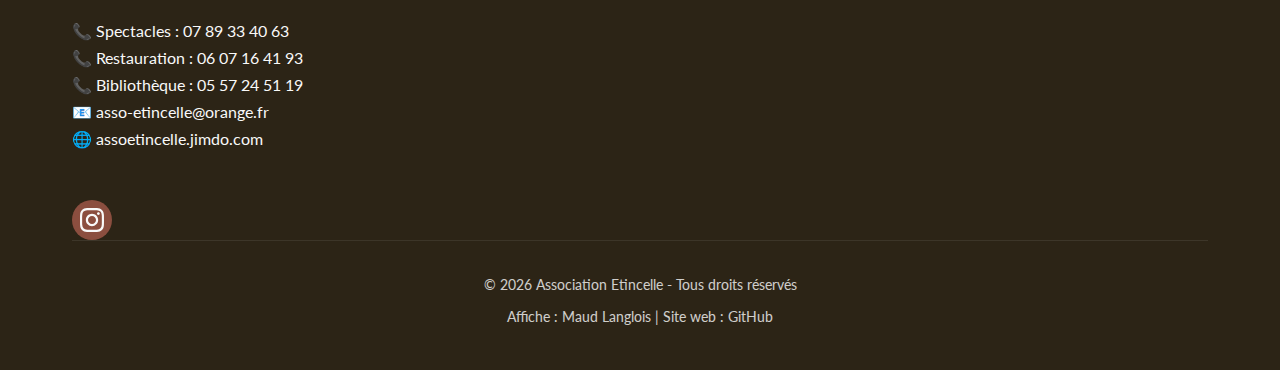
<file: partenaires.html>
<!DOCTYPE html>
<html lang="fr">
<head>
    <meta charset="UTF-8">
    <meta name="viewport" content="width=device-width, initial-scale=1.0">
    <meta name="description" content="Nos partenaires et soutiens pour le Festival Contes et Raconte 2026">
    <title>Partenaires | Festival Contes et Raconte 2026</title>
    <link rel="stylesheet" href="css/style.css">
    <link rel="preconnect" href="https://fonts.googleapis.com">
    <link rel="preconnect" href="https://fonts.gstatic.com" crossorigin>
    <link href="https://fonts.googleapis.com/css2?family=Playfair+Display:wght@400;600;700&family=Lato:wght@300;400;700&display=swap" rel="stylesheet">
</head>
<body>
    <!-- Header -->
    <header class="header">
        <nav class="navbar">
            <div class="container">
                <div class="nav-brand">
                    <a href="index.html">
                        <h1>Contes & Raconte</h1>
                        <span class="edition">3ème édition - 2026</span>
                    </a>
                </div>
                <button class="menu-toggle" aria-label="Menu">
                    <span></span>
                    <span></span>
                    <span></span>
                </button>
                <ul class="nav-menu">
                    <li><a href="index.html">Accueil</a></li>
                    <li><a href="programme.html">Programme</a></li>
                    <li><a href="artistes.html" class="active">Les Artistes</a></li>
                    <li><a href="infos-pratiques.html">Infos Pratiques</a></li>
                    <li><a href="benevoles.html">Bénévoles</a></li>
                    <li><a href="partenaires.html">Partenaires</a></li>
                </ul>
            </div>
        </nav>
    </header>

    <!-- Hero Partenaires -->
    <section class="hero-small">
        <div class="container">
            <h1>Nos Partenaires</h1>
            <p class="hero-subtitle">Ils rendent le festival possible</p>
        </div>
    </section>

    <!-- Remerciements -->
    <section class="thanks-section">
        <div class="container">
            <div class="thanks-content">
                <h2>Merci à tous nos partenaires !</h2>
                <p class="lead">
                    Le Festival Contes et Raconte 2026 n'existerait pas sans le soutien précieux 
                    de nos partenaires institutionnels, culturels et privés. Leur engagement permet 
                    de faire vivre la magie du conte et de rendre la culture accessible à tous.
                </p>
            </div>
        </div>
    </section>

    <!-- Partenaires Institutionnels -->
    <section class="partenaires-section">
        <div class="container">
            <div class="partenaires-category">
                <h2 class="category-title">
                    <span class="category-icon">🏛️</span>
                    Partenaires Institutionnels
                </h2>
                <div class="partenaires-grid">
                    <div class="partenaire-card institutional">
                        <div class="partenaire-logo">
                            <div class="logo-placeholder">
                                <span>Logo</span>
                            </div>
                        </div>
                        <div class="partenaire-content">
                            <h3>Ville de Saint-Germain-du-Puch</h3>
                            <p class="partenaire-type">Commune</p>
                            <p>La ville de Saint-Germain-du-Puch met à disposition la Salle Antoine Arieu 
                            et soutient activement le festival depuis sa création.</p>
                        </div>
                    </div>

                    <div class="partenaire-card institutional">
                        <div class="partenaire-logo">
                            <div class="logo-placeholder">
                                <span>Logo</span>
                            </div>
                        </div>
                        <div class="partenaire-content">
                            <h3>La CALI</h3>
                            <p class="partenaire-type">Communauté d'Agglomération Libournaise</p>
                            <p>La Communauté d'Agglomération Libournaise soutient les initiatives 
                            culturelles du territoire et accompagne le développement du festival.</p>
                        </div>
                    </div>

                    <div class="partenaire-card institutional">
                        <div class="partenaire-logo">
                            <div class="logo-placeholder">
                                <span>Logo</span>
                            </div>
                        </div>
                        <div class="partenaire-content">
                            <h3>Conseil Départemental de la Gironde</h3>
                            <p class="partenaire-type">Département</p>
                            <p>Le Conseil Départemental de la Gironde apporte son soutien financier 
                            au festival dans le cadre de sa politique culturelle départementale.</p>
                        </div>
                    </div>
                </div>
            </div>

            <!-- Partenaires Culturels -->
            <div class="partenaires-category">
                <h2 class="category-title">
                    <span class="category-icon">📚</span>
                    Partenaire Culturel
                </h2>
                <div class="partenaires-grid">
                    <div class="partenaire-card cultural featured">
                        <div class="partenaire-logo">
                            <div class="logo-placeholder">
                                <span>Logo</span>
                            </div>
                        </div>
                        <div class="partenaire-content">
                            <h3>Librairie Acacia</h3>
                            <p class="partenaire-type">Librairie partenaire</p>
                            <p class="partenaire-address">
                                📍 49 rue Montesquieu, 33500 Libourne<br>
                                📞 05 57 51 17 48
                            </p>
                            <p>La Librairie Acacia tient un stand durant tout le festival (du 2 au 4 avril) 
                            avec une sélection de contes pour tous les âges et les ouvrages des artistes programmés.</p>
                            <div class="partenaire-hours">
                                <strong>Stand librairie :</strong><br>
                                Ouvert avant chaque spectacle<br>
                                Jeudi 2, vendredi 3 et samedi 4 avril
                            </div>
                        </div>
                    </div>
                </div>
            </div>

            <!-- Partenaires Viticoles -->
            <div class="partenaires-category">
                <h2 class="category-title">
                    <span class="category-icon">🍷</span>
                    Partenaires Viticoles
                </h2>
                <p class="category-description">
                    Fiers de leur terroir, les châteaux viticoles de la région soutiennent 
                    le festival et contribuent à l'ambiance conviviale de nos rencontres.
                </p>
                <div class="partenaires-grid wine">
                    <div class="partenaire-card wine">
                        <div class="partenaire-content">
                            <h3>🍇 Château Lestrille</h3>
                        </div>
                    </div>
                    <div class="partenaire-card wine">
                        <div class="partenaire-content">
                            <h3>🍇 Château Cajus</h3>
                        </div>
                    </div>
                    <div class="partenaire-card wine">
                        <div class="partenaire-content">
                            <h3>🍇 Château Le Bonalguet</h3>
                        </div>
                    </div>
                    <div class="partenaire-card wine">
                        <div class="partenaire-content">
                            <h3>🍇 Château Les Artigaux</h3>
                        </div>
                    </div>
                    <div class="partenaire-card wine">
                        <div class="partenaire-content">
                            <h3>🍇 Château Brouscaillou</h3>
                        </div>
                    </div>
                    <div class="partenaire-card wine">
                        <div class="partenaire-content">
                            <h3>🍇 Château Le Noble</h3>
                        </div>
                    </div>
                </div>
            </div>

            <!-- Partenaires Privés -->
            <div class="partenaires-category">
                <h2 class="category-title">
                    <span class="category-icon">🤝</span>
                    Partenaires Privés
                </h2>
                <div class="partenaires-grid">
                    <div class="partenaire-card private">
                        <div class="partenaire-logo">
                            <div class="logo-placeholder">
                                <span>Logo</span>
                            </div>
                        </div>
                        <div class="partenaire-content">
                            <h3>Aquabio</h3>
                            <p class="partenaire-type">Entreprise locale</p>
                        </div>
                    </div>

                    <div class="partenaire-card private">
                        <div class="partenaire-logo">
                            <div class="logo-placeholder">
                                <span>Logo</span>
                            </div>
                        </div>
                        <div class="partenaire-content">
                            <h3>Carrefour Contact</h3>
                            <p class="partenaire-type">Commerce local</p>
                        </div>
                    </div>
                </div>
            </div>
        </div>
    </section>

    <!-- Devenir Partenaire -->
    <section class="become-partner-section">
        <div class="container">
            <div class="become-partner-content">
                <h2>Devenir Partenaire</h2>
                <p class="lead">
                    Vous souhaitez soutenir le festival et contribuer au rayonnement culturel 
                    de notre territoire ? Rejoignez nos partenaires !
                </p>
                
                <div class="partner-benefits">
                    <h3>Pourquoi devenir partenaire ?</h3>
                    <div class="benefits-grid">
                        <div class="benefit-item">
                            <span class="benefit-icon">🎯</span>
                            <h4>Visibilité</h4>
                            <p>Votre logo sur nos supports de communication (affiches, programmes, site web)</p>
                        </div>
                        <div class="benefit-item">
                            <span class="benefit-icon">🤝</span>
                            <h4>Engagement</h4>
                            <p>Associez votre image à un événement culturel de qualité</p>
                        </div>
                        <div class="benefit-item">
                            <span class="benefit-icon">🌟</span>
                            <h4>Réseau</h4>
                            <p>Rencontrez les acteurs culturels et économiques du territoire</p>
                        </div>
                        <div class="benefit-item">
                            <span class="benefit-icon">❤️</span>
                            <h4>Impact</h4>
                            <p>Soutenez la culture et l'accès aux arts pour tous</p>
                        </div>
                    </div>
                </div>

                <div class="partner-types">
                    <h3>Différentes formes de partenariat</h3>
                    <div class="types-grid">
                        <div class="type-card">
                            <h4>💰 Soutien Financier</h4>
                            <p>Participation au budget du festival avec contreparties adaptées à votre engagement</p>
                        </div>
                        <div class="type-card">
                            <h4>🎁 Mécénat en Nature</h4>
                            <p>Mise à disposition de produits, services ou compétences</p>
                        </div>
                        <div class="type-card">
                            <h4>📢 Relais de Communication</h4>
                            <p>Diffusion de notre programmation auprès de vos réseaux</p>
                        </div>
                    </div>
                </div>

                <div class="partner-contact">
                    <h3>Contactez-nous</h3>
                    <p>Pour toute demande de partenariat, n'hésitez pas à nous contacter :</p>
                    <div class="contact-buttons">
                        <a href="mailto:asso-etincelle@orange.fr" class="btn btn-primary btn-large">
                            📧 asso-etincelle@orange.fr
                        </a>
                        <a href="tel:0789334063" class="btn btn-secondary btn-large">
                            📞 07 89 33 40 63
                        </a>
                    </div>
                </div>
            </div>
        </div>
    </section>

    <!-- Crédits -->
    <section class="credits-section">
        <div class="container">
            <h2 class="section-title">Crédits</h2>
            <div class="credits-content">
                <div class="credit-item">
                    <h3>Direction & Production</h3>
                    <p>Association Etincelle</p>
                </div>
                <div class="credit-item">
                    <h3>Programmation Artistique</h3>
                    <p>Myriam Rueff</p>
                </div>
                <div class="credit-item">
                    <h3>Affiche</h3>
                    <p>Maud Langlois</p>
                </div>
                <div class="credit-item">
                    <h3>Communication</h3>
                    <p>Sophie Metsemakers</p>
                </div>
                <div class="credit-item">
                    <h3>Crédits Photos</h3>
                    <p>Gigi Bigot, Colette Migné, Pépito Matéo, H. Lafon</p>
                </div>
                <div class="credit-item">
                    <h3>Crédits Dessins</h3>
                    <p>Béatrice Elso</p>
                </div>
            </div>

            <div class="volunteers-tribute">
                <h3>🙏 Nos Bénévoles</h3>
                <p class="lead">
                    En amont du festival, ils ont œuvré auprès de différents publics pour faire 
                    connaître les conteurs invités, ils ont cousu, cloué, peint mais aussi dansé 
                    et chanté et puis cuisiné et sont prêts à vous accueillir pour cette troisième 
                    édition de Contes et raconte.
                </p>
                <p class="tribute-message">
                    <strong>Un grand merci à tous...</strong>
                </p>
            </div>
        </div>
    </section>

    <!-- CTA Section -->
    <section class="cta-section">
        <div class="container">
            <h2>Soutenez le Festival</h2>
            <p>Adhérez à l'Association Etincelle ou faites un don pour soutenir nos actions culturelles</p>
            <div class="cta-buttons">
                <a href="https://www.helloasso.com/associations/etincelle33" 
                   class="btn btn-light btn-large" target="_blank" rel="noopener">
                    Adhérer / Faire un don
                </a>
                <a href="infos-pratiques.html" class="btn btn-outline btn-large">
                    Nous contacter
                </a>
            </div>
        </div>
    </section>

    <!-- Footer -->
    <footer class="footer">
        <div class="container">
            <div class="footer-content">
                <div class="footer-col">
                    <h3>Festival Contes et Raconte</h3>
                    <p>3ème édition - Janvier à Avril 2026</p>
                    <p>St Germain du Puch (33750)</p>
                    <p class="footer-org">Organisé par l'Association Etincelle</p>
                </div>
                
                <div class="footer-col">
                    <h4>Navigation</h4>
                    <ul class="footer-links">
                        <li><a href="index.html">Accueil</a></li>
                        <li><a href="festival.html">Le Festival</a></li>
                        <li><a href="programme.html">Programme</a></li>
                        <li><a href="artistes.html">Les Artistes</a></li>
                        <li><a href="infos-pratiques.html">Infos Pratiques</a></li>
                        <li><a href="partenaires.html">Partenaires</a></li>
                    </ul>
                </div>
                
                <div class="footer-col">
                    <h4>Contact</h4>
                    <ul class="footer-contact">
                        <li>📞 Spectacles : 07 89 33 40 63</li>
                        <li>📞 Restauration : 06 07 16 41 93</li>
                        <li>📞 Bibliothèque : 05 57 24 51 19</li>
                        <li>📧 asso-etincelle@orange.fr</li>
                        <li>🌐 <a href="https://assoetincelle.jimdo.com" target="_blank">assoetincelle.jimdo.com</a></li>
                    </ul>
                </div>
                
                <div class="footer-col">
                    <h4>Suivez-nous</h4>
                    <div class="social-links">
                        <a href="https://www.instagram.com/festival_contes_et_raconte" target="_blank" rel="noopener" aria-label="Instagram">
                            <svg width="24" height="24" viewBox="0 0 24 24" fill="currentColor">
                                <path d="M12 2.163c3.204 0 3.584.012 4.85.07 3.252.148 4.771 1.691 4.919 4.919.058 1.265.069 1.645.069 4.849 0 3.205-.012 3.584-.069 4.849-.149 3.225-1.664 4.771-4.919 4.919-1.266.058-1.644.07-4.85.07-3.204 0-3.584-.012-4.849-.07-3.26-.149-4.771-1.699-4.919-4.92-.058-1.265-.07-1.644-.07-4.849 0-3.204.013-3.583.07-4.849.149-3.227 1.664-4.771 4.919-4.919 1.266-.057 1.645-.069 4.849-.069zm0-2.163c-3.259 0-3.667.014-4.947.072-4.358.2-6.78 2.618-6.98 6.98-.059 1.281-.073 1.689-.073 4.948 0 3.259.014 3.668.072 4.948.2 4.358 2.618 6.78 6.98 6.98 1.281.058 1.689.072 4.948.072 3.259 0 3.668-.014 4.948-.072 4.354-.2 6.782-2.618 6.979-6.98.059-1.28.073-1.689.073-4.948 0-3.259-.014-3.667-.072-4.947-.196-4.354-2.617-6.78-6.979-6.98-1.281-.059-1.69-.073-4.949-.073zm0 5.838c-3.403 0-6.162 2.759-6.162 6.162s2.759 6.163 6.162 6.163 6.162-2.759 6.162-6.163c0-3.403-2.759-6.162-6.162-6.162zm0 10.162c-2.209 0-4-1.79-4-4 0-2.209 1.791-4 4-4s4 1.791 4 4c0 2.21-1.791 4-4 4zm6.406-11.845c-.796 0-1.441.645-1.441 1.44s.645 1.44 1.441 1.44c.795 0 1.439-.645 1.439-1.44s-.644-1.44-1.439-1.44z"/>
                            </svg>
                        </a>
                    </div>
                </div>
            </div>
            
            <div class="footer-bottom">
                <p>&copy; 2026 Association Etincelle - Tous droits réservés</p>
                <p>Affiche : Maud Langlois | Site web : <a href="https://github.com" target="_blank">GitHub</a></p>
            </div>
        </div>
    </footer>

    <script src="js/script.js"></script>
</body>
</html>
</file>
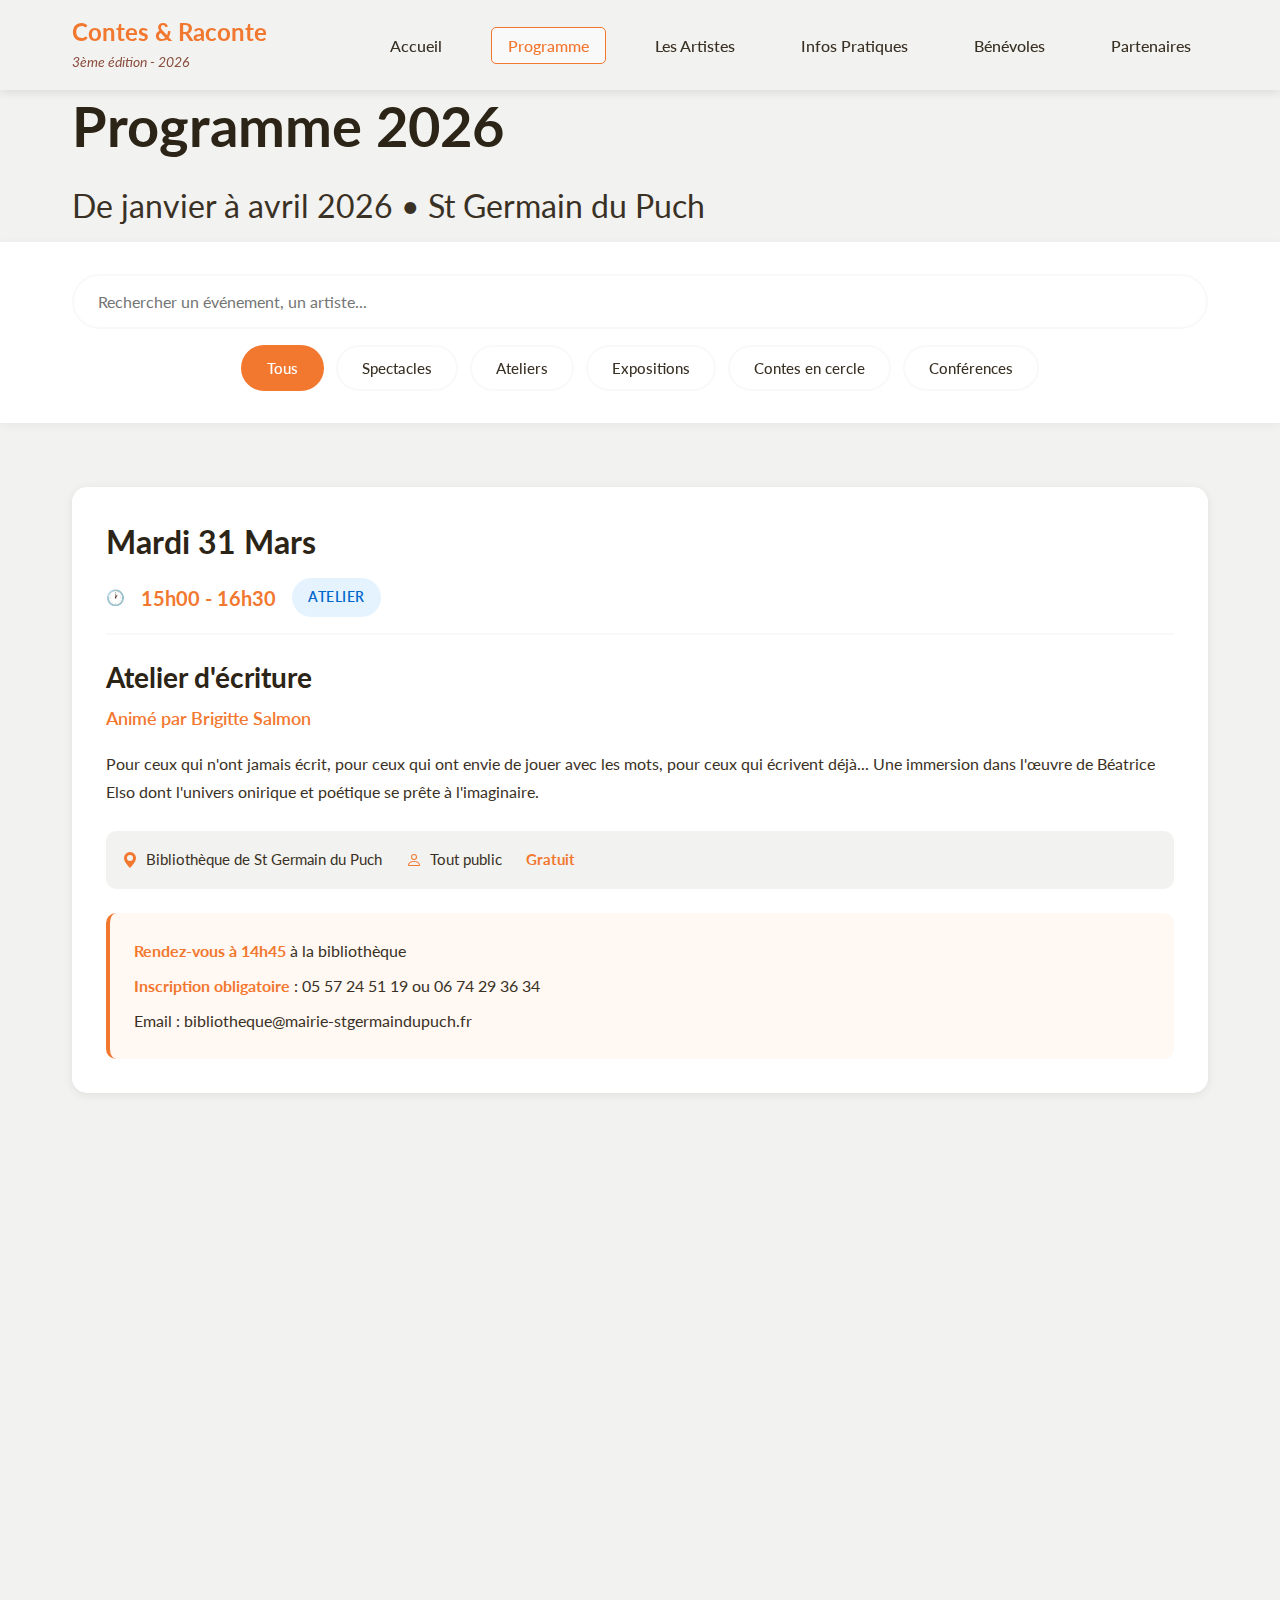
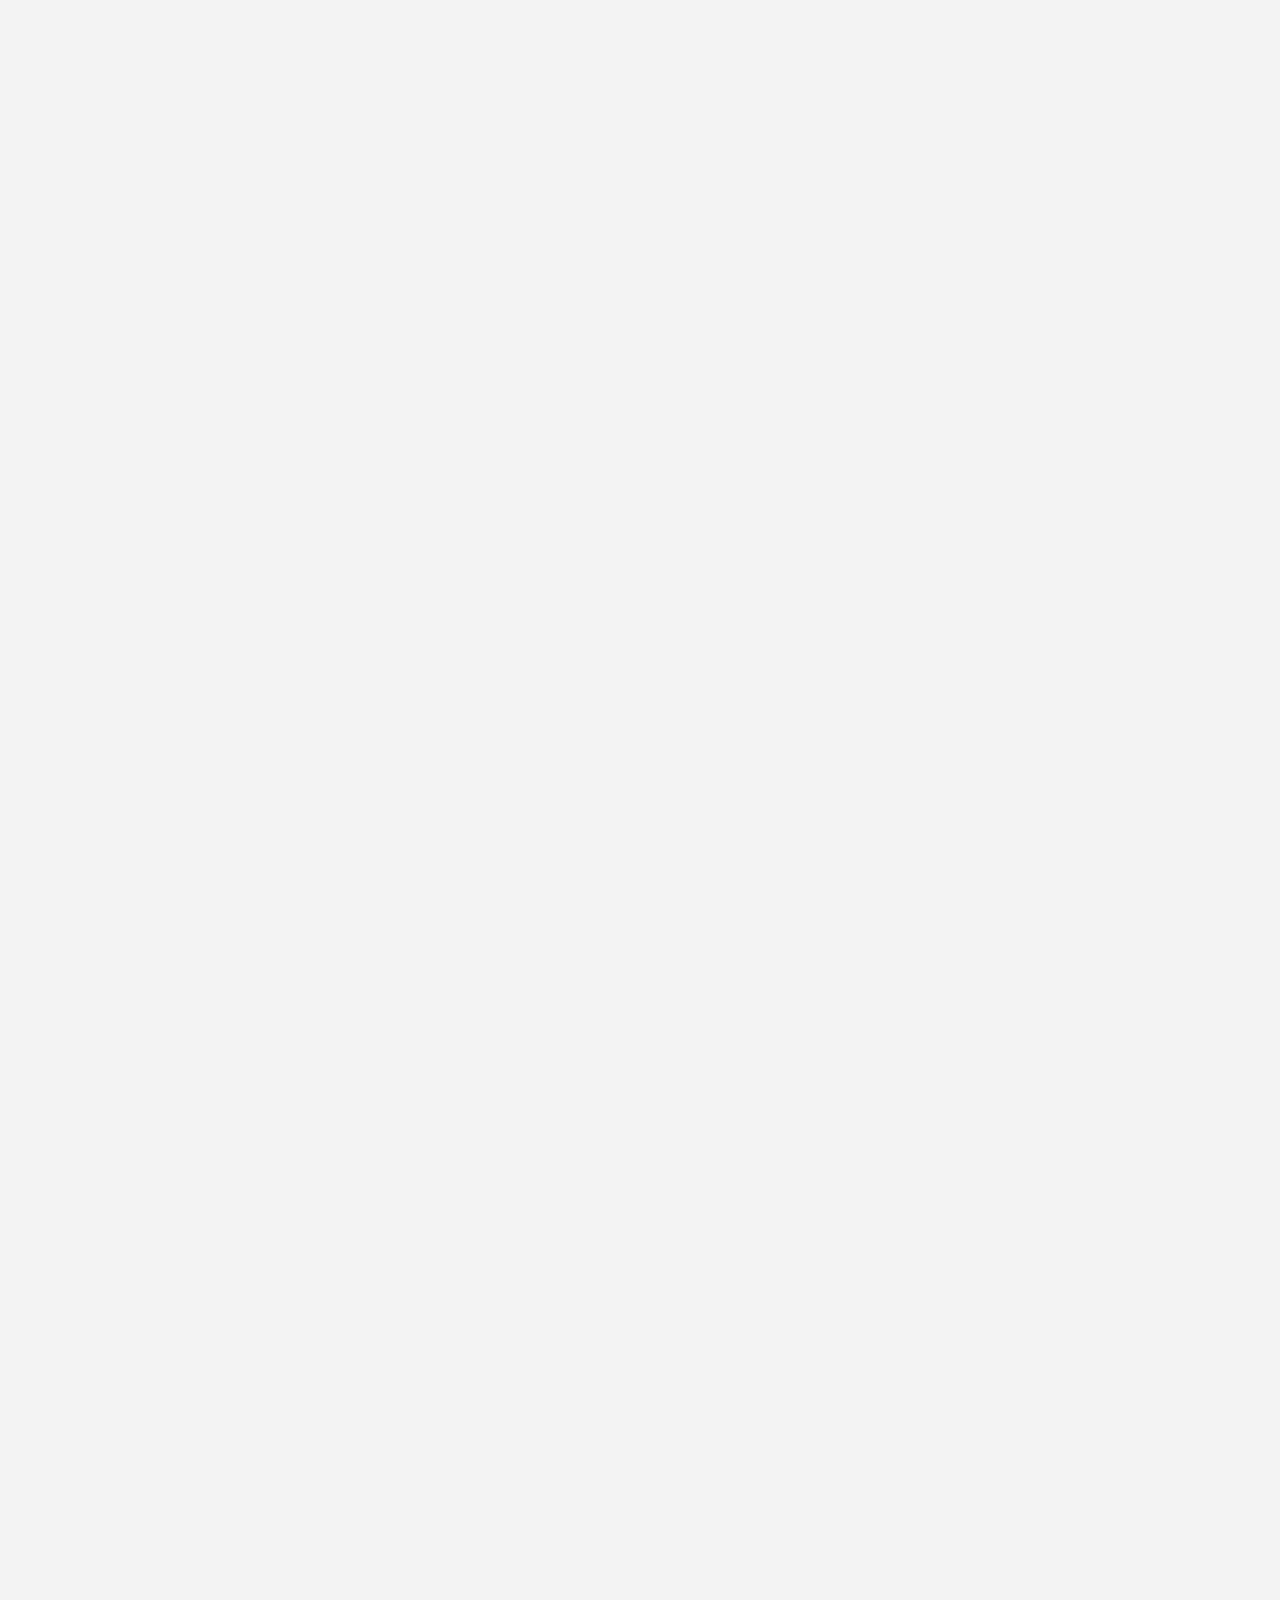
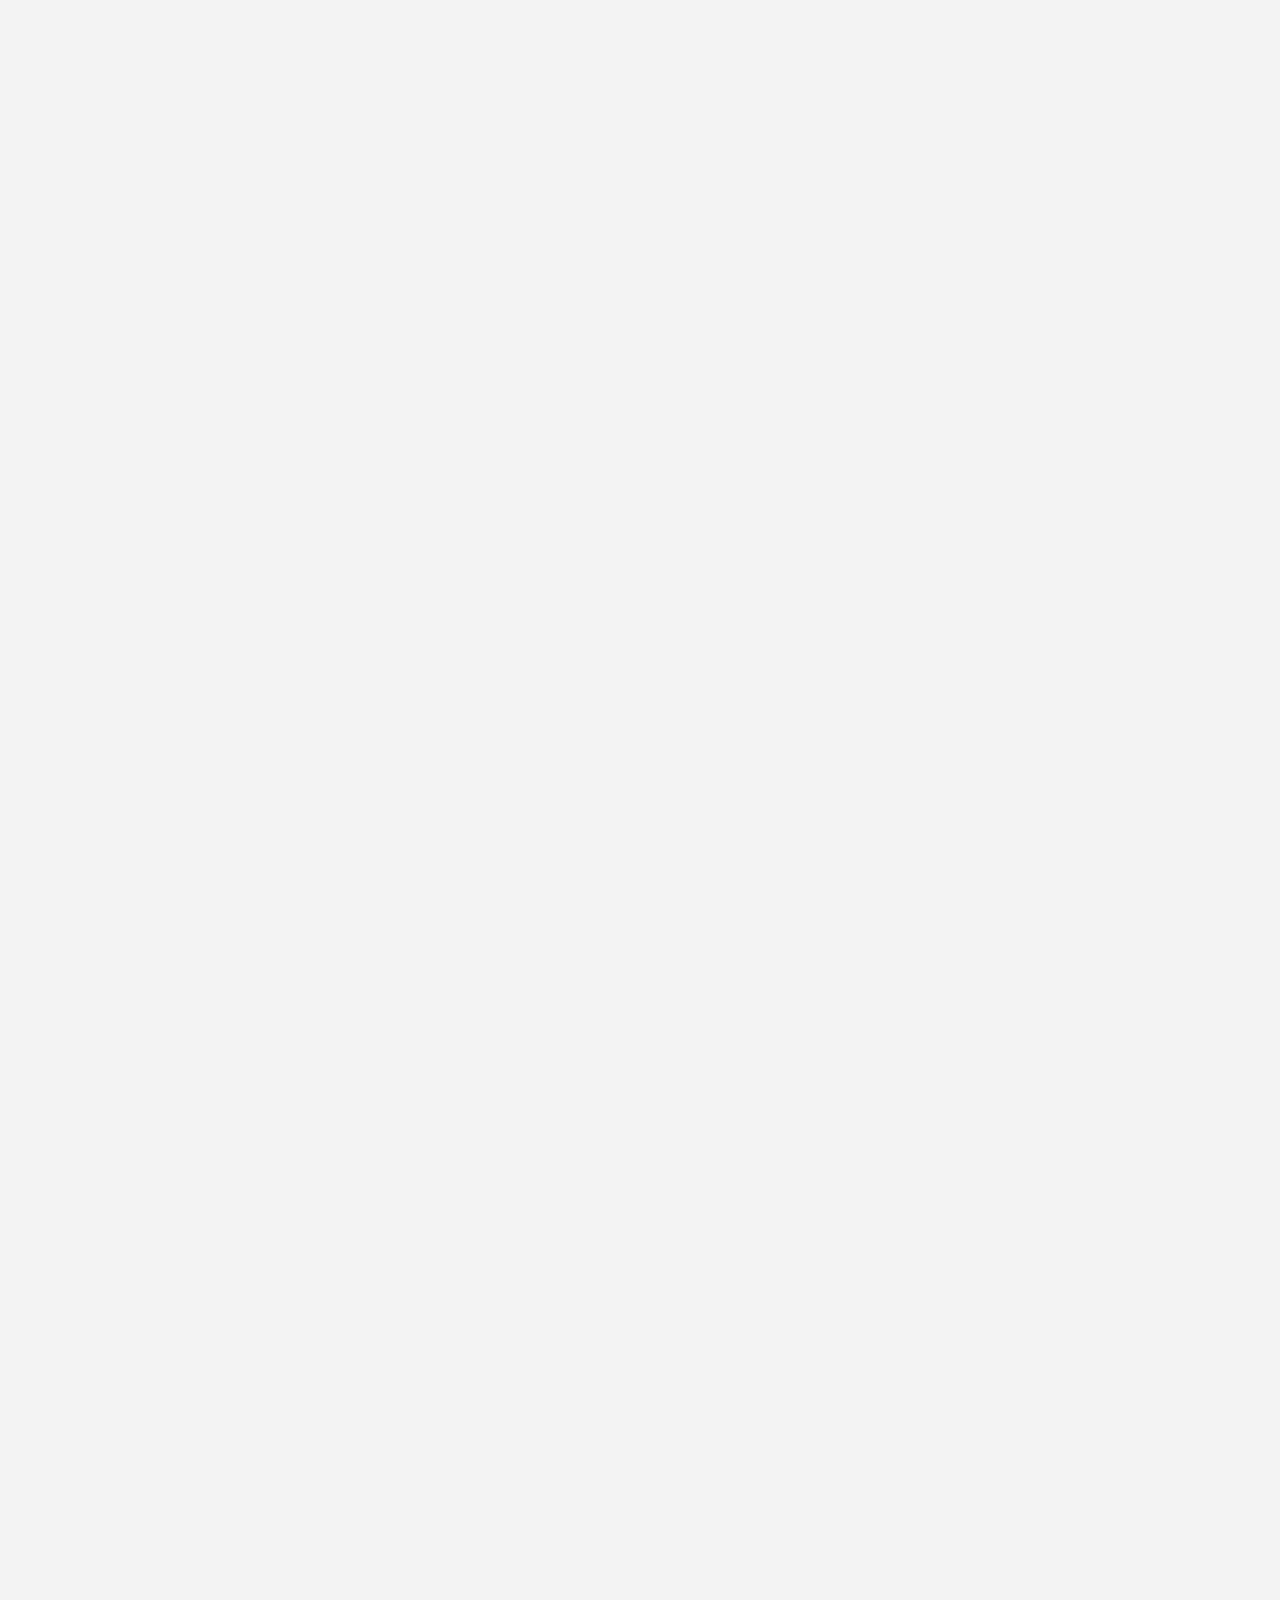
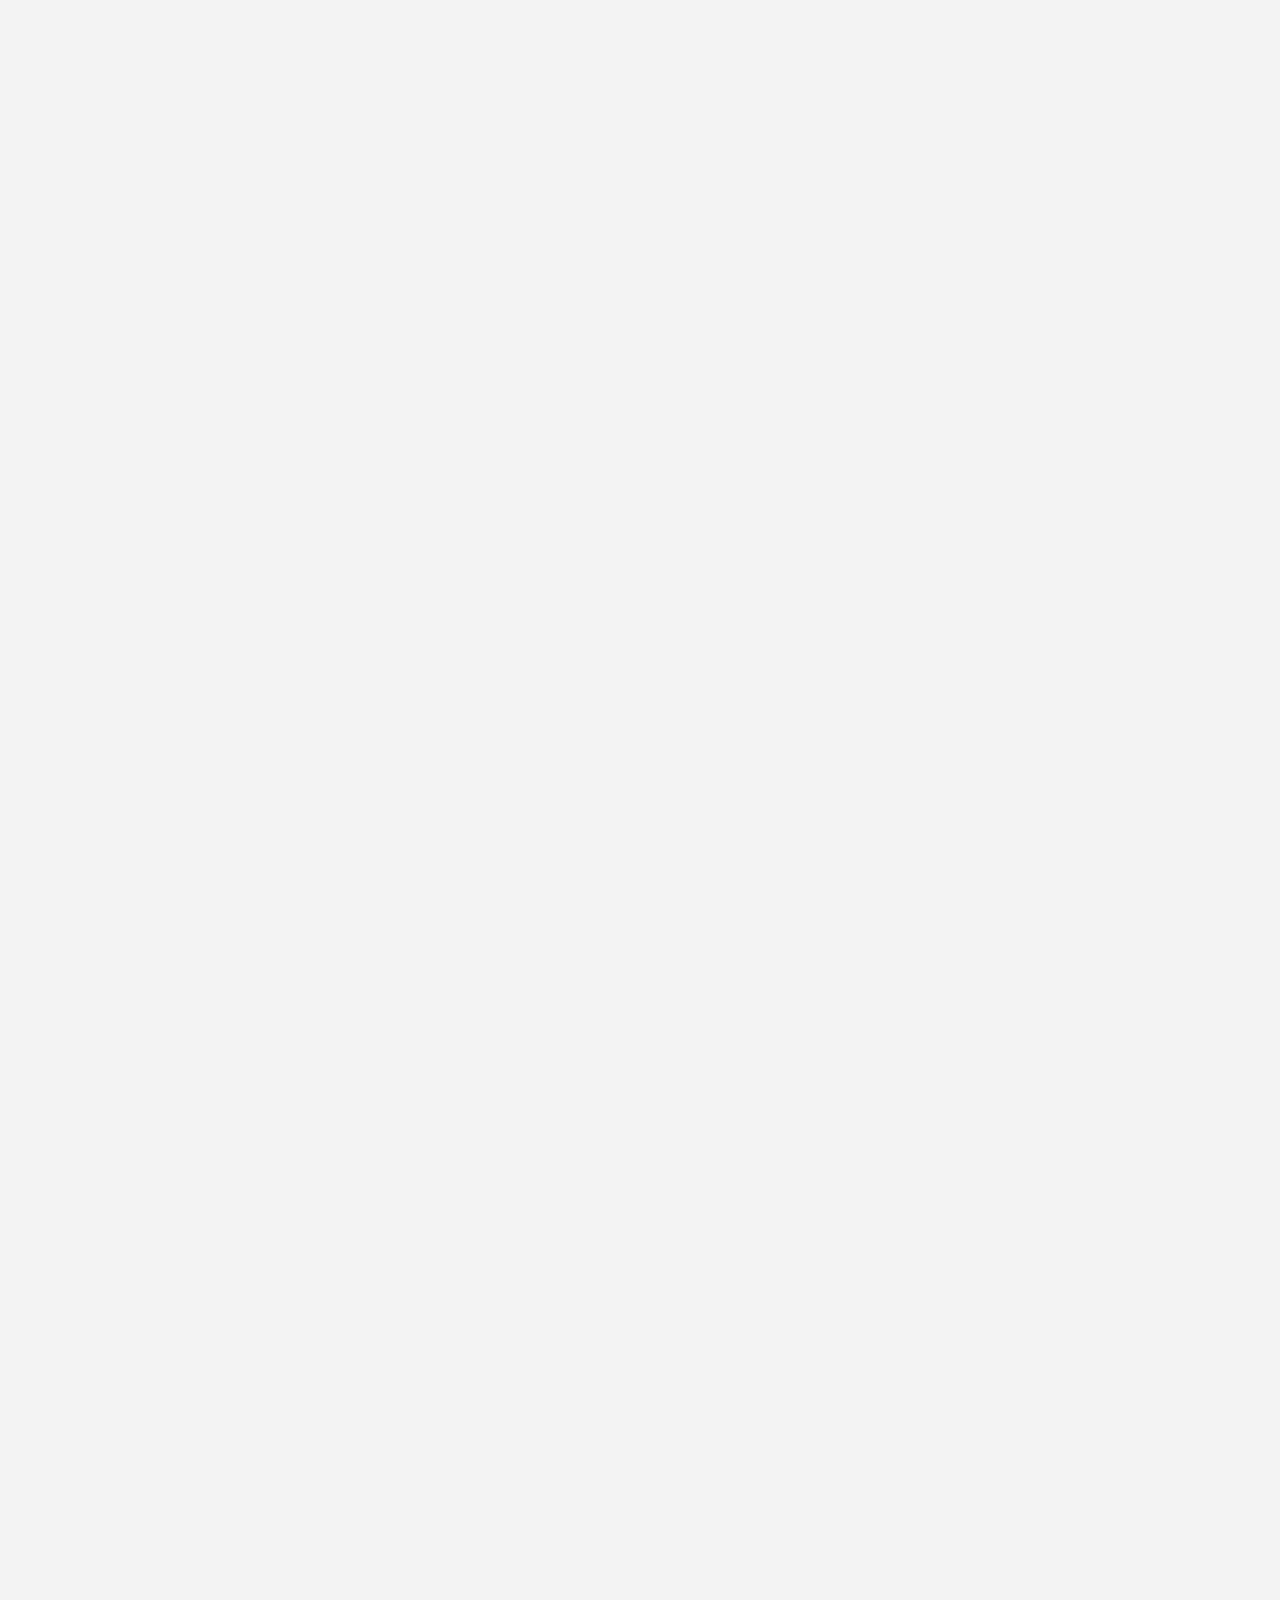
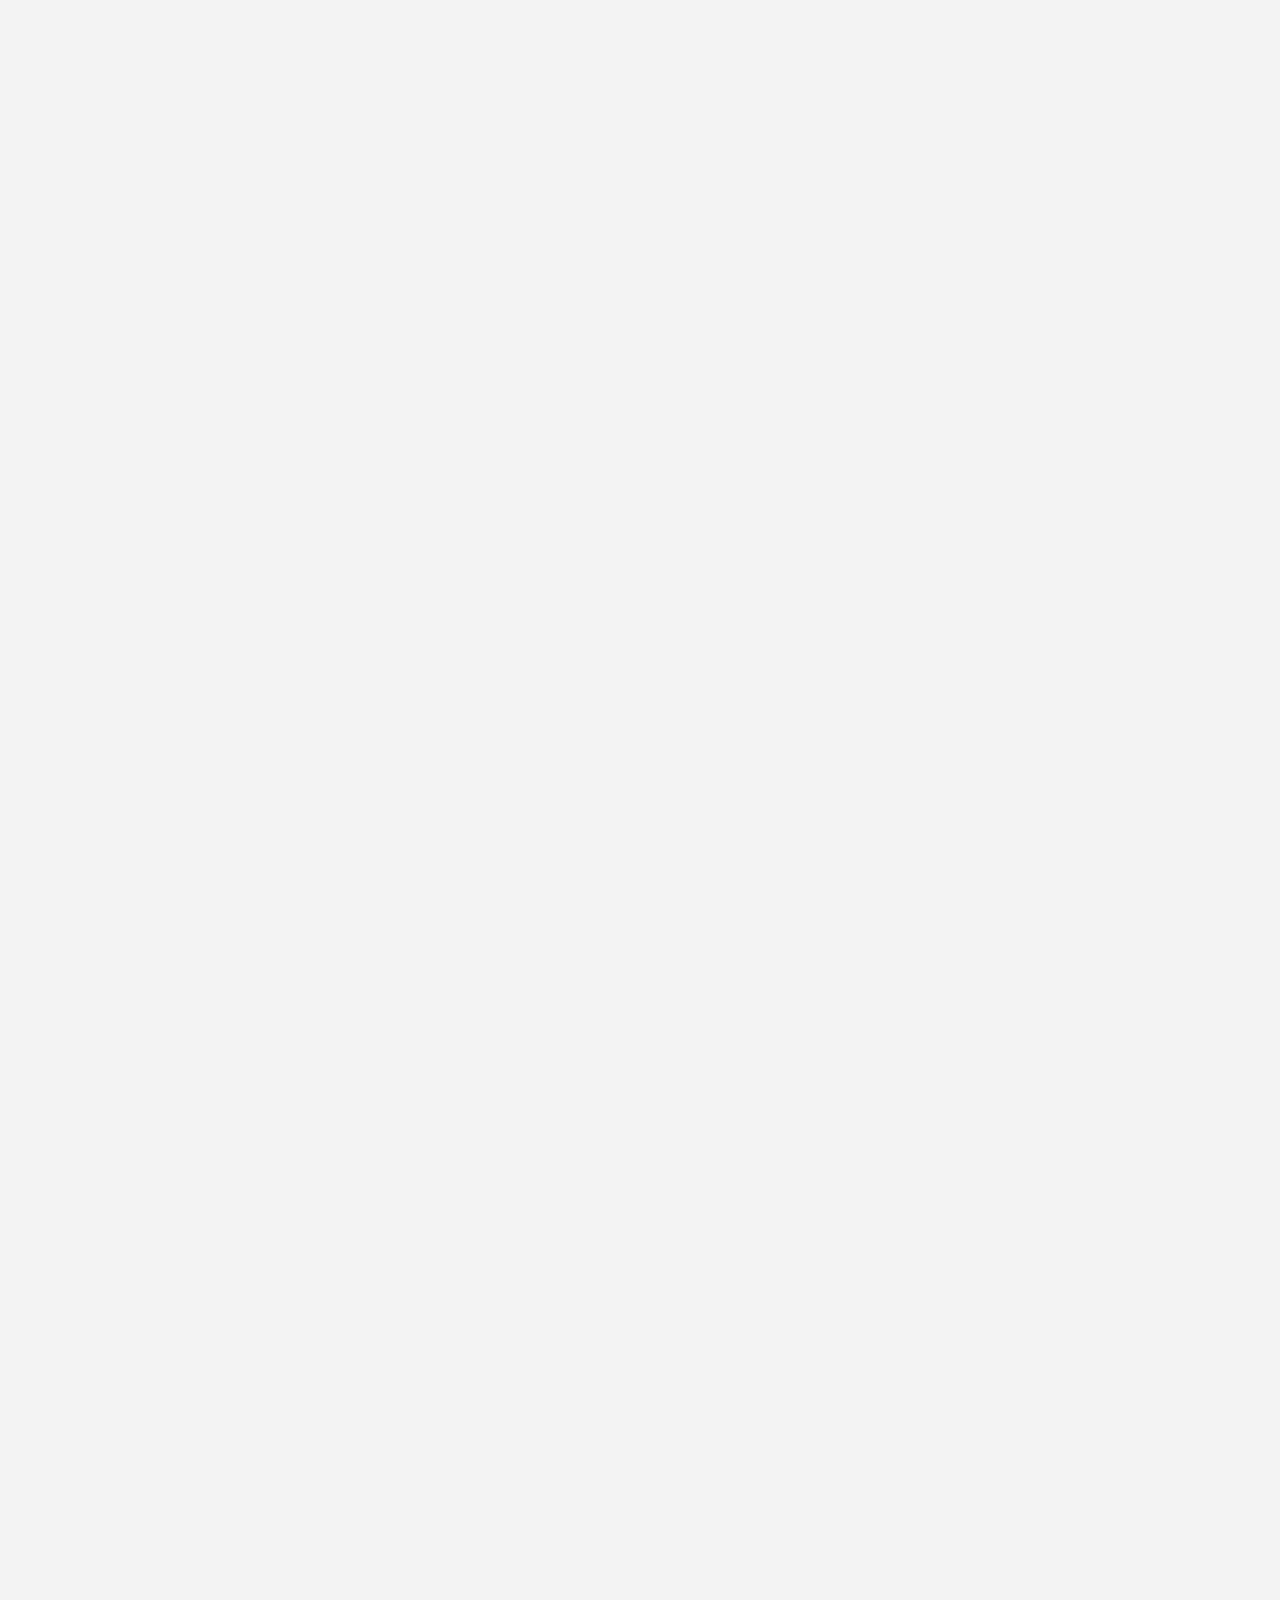
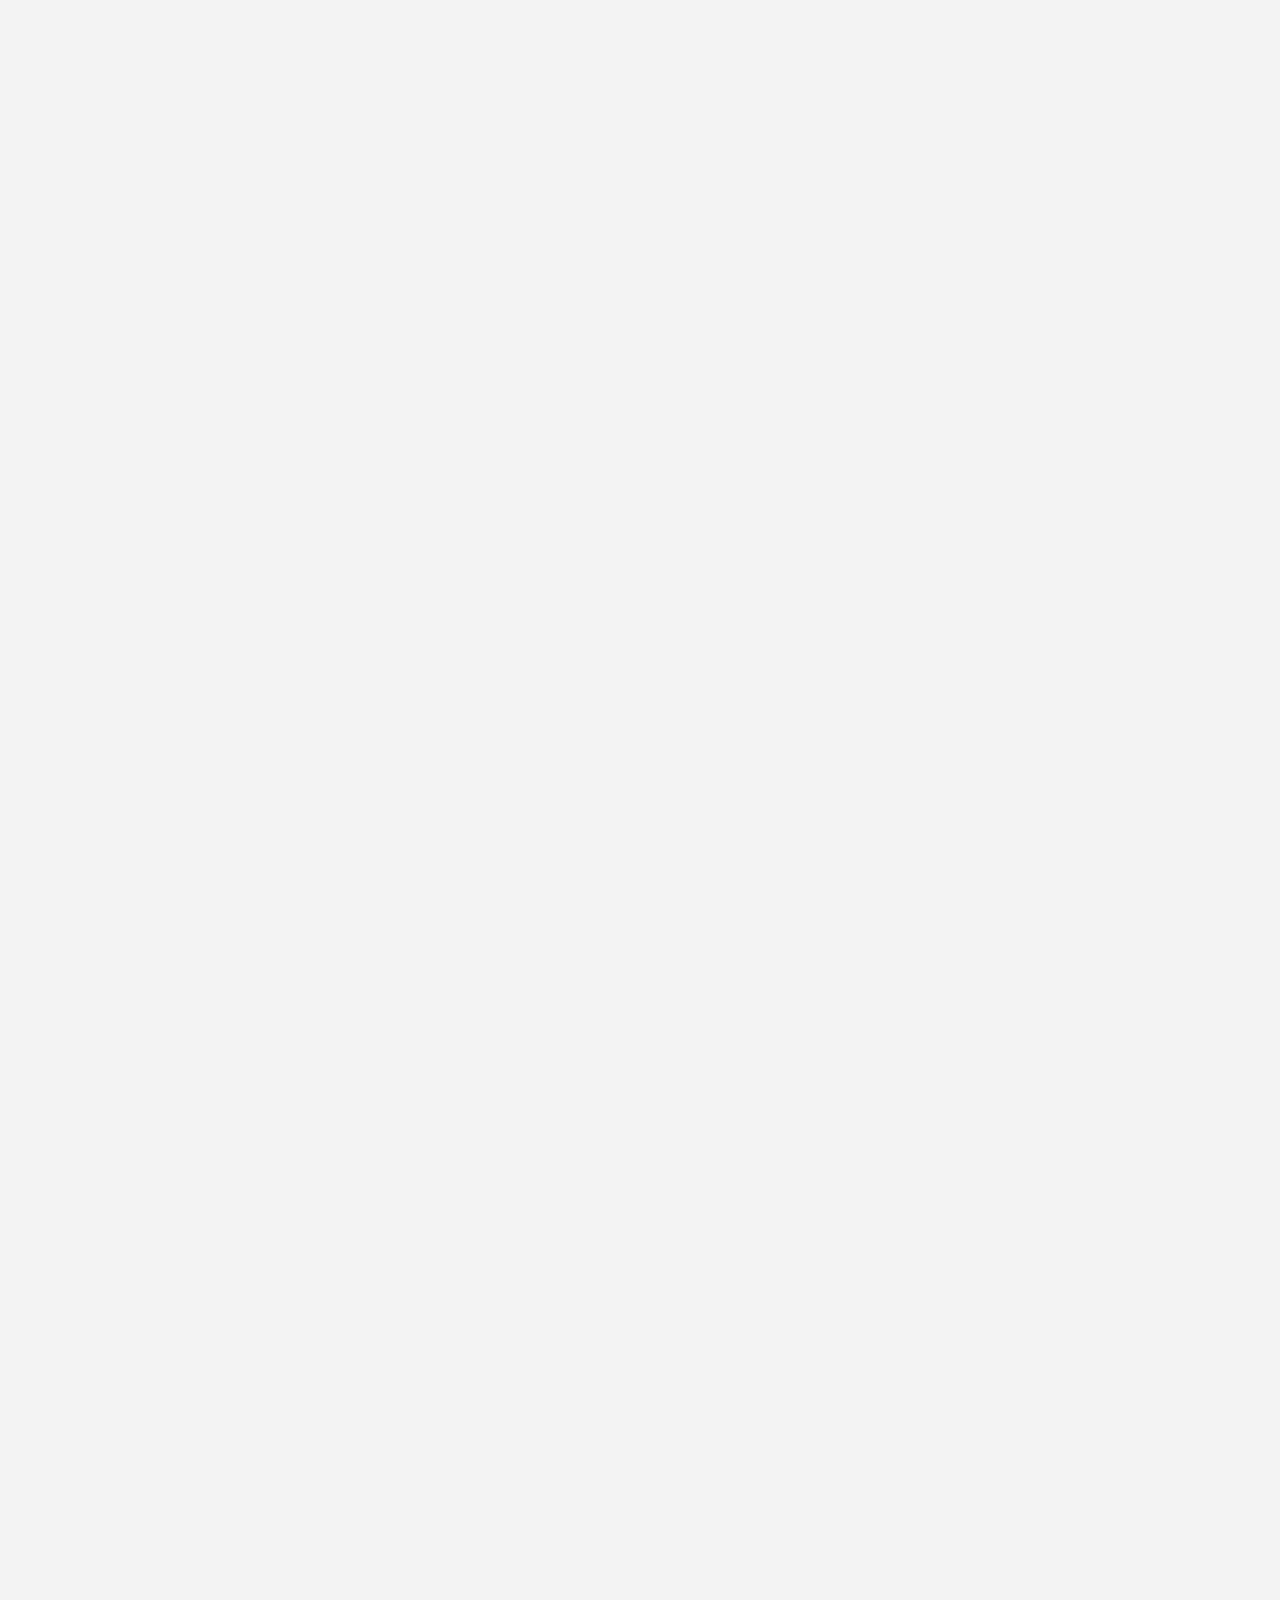
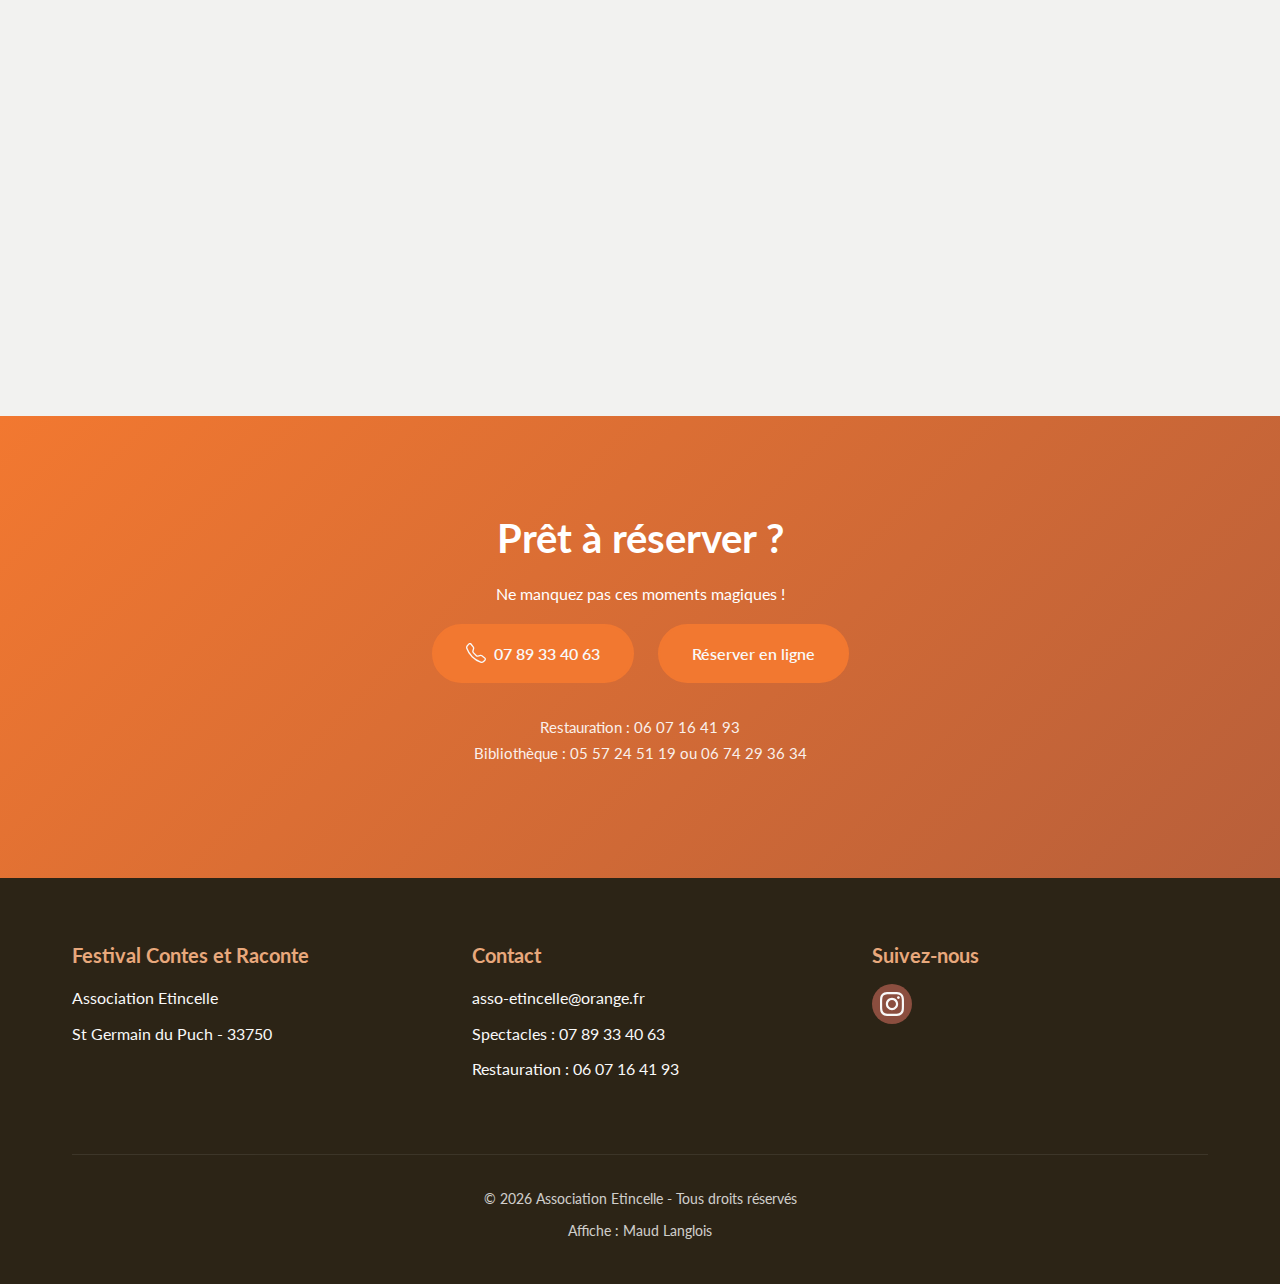
<file: programme.html>
<!doctype html>
<html lang="fr">
  <head>
    <meta charset="UTF-8" />
    <meta name="viewport" content="width=device-width, initial-scale=1.0" />
    <meta
      name="description"
      content="Programme complet du Festival Contes et Raconte 2026"
    />
    <title>Programme | Festival Contes et Raconte 2026</title>
    <link rel="stylesheet" href="css/style.css" />
    <link rel="preconnect" href="https://fonts.googleapis.com" />
    <link rel="preconnect" href="https://fonts.gstatic.com" crossorigin />
    <link
      href="https://fonts.googleapis.com/css2?family=Playfair+Display:wght@400;600;700&family=Lato:wght@300;400;700&display=swap"
      rel="stylesheet"
    />
    <script src="js/templates/menu.js"></script>
    <script src="js/templates/footer.js"></script>
  </head>
  <body>
    <!-- Header -->
    <header class="header">
      <menu-component></menu-component>
    </header>

    <!-- Hero Programme -->
    <section class="hero-small bg-primary pt-6 pb-4">
      <div class="container">
        <h1>Programme 2026</h1>
        <p class="hero-subtitle white">
          De janvier à avril 2026 • St Germain du Puch
        </p>
      </div>
    </section>

    <!-- Filtres et Recherche -->
    <section class="filters-section">
      <div class="container">
        <div class="filters-wrapper">
          <div class="search-bar">
            <input
              type="text"
              class="search-input"
              placeholder="Rechercher un événement, un artiste..."
            />
          </div>

          <div class="filter-buttons">
            <button class="filter-btn active" data-filter="all">Tous</button>
            <button class="filter-btn" data-filter="spectacle">
              Spectacles
            </button>
            <button class="filter-btn" data-filter="atelier">Ateliers</button>
            <button class="filter-btn" data-filter="exposition">
              Expositions
            </button>
            <button class="filter-btn" data-filter="cercle">
              Contes en cercle
            </button>
            <button class="filter-btn" data-filter="conference">
              Conférences
            </button>
          </div>
        </div>
      </div>
    </section>

    <!-- Programme par dates -->
    <section class="programme-section">
      <div class="container">
        <!-- MARS 2026 -->
        <div class="month-group">
          <!-- 31 Mars -->
          <div class="day-group">
            <div class="events-list">
              <!-- Atelier d'écriture - Bibliothèque -->
              <div class="event-item" data-category="atelier">
                <div class="event-card">
                  <div class="event-day">
                    <h3>Mardi 31 Mars</h3>
                  </div>
                  <div class="event-time">
                    <span class="time">15h00 - 16h30</span>
                    <span class="badge badge-atelier">Atelier</span>
                  </div>
                  <div class="event-content">
                    <h3>Atelier d'écriture</h3>
                    <p class="event-artist">Animé par Brigitte Salmon</p>
                    <p class="event-description">
                      Pour ceux qui n'ont jamais écrit, pour ceux qui ont envie
                      de jouer avec les mots, pour ceux qui écrivent déjà... Une
                      immersion dans l'œuvre de Béatrice Elso dont l'univers
                      onirique et poétique se prête à l'imaginaire.
                    </p>
                    <div class="event-details">
                      <span class="detail-item">
                        <svg
                          width="16"
                          height="16"
                          fill="currentColor"
                          viewBox="0 0 16 16"
                        >
                          <path
                            d="M8 16s6-5.686 6-10A6 6 0 0 0 2 6c0 4.314 6 10 6 10zm0-7a3 3 0 1 1 0-6 3 3 0 0 1 0 6z"
                          />
                        </svg>
                        Bibliothèque de St Germain du Puch
                      </span>
                      <span class="detail-item">
                        <svg
                          width="16"
                          height="16"
                          fill="currentColor"
                          viewBox="0 0 16 16"
                        >
                          <path
                            d="M8 8a3 3 0 1 0 0-6 3 3 0 0 0 0 6zm2-3a2 2 0 1 1-4 0 2 2 0 0 1 4 0zm4 8c0 1-1 1-1 1H3s-1 0-1-1 1-4 6-4 6 3 6 4zm-1-.004c-.001-.246-.154-.986-.832-1.664C11.516 10.68 10.289 10 8 10c-2.29 0-3.516.68-4.168 1.332-.678.678-.83 1.418-.832 1.664h10z"
                          />
                        </svg>
                        Tout public
                      </span>
                      <span class="detail-item price">Gratuit</span>
                    </div>
                    <div class="event-info-box">
                      <p>
                        <strong>Rendez-vous à 14h45</strong> à la bibliothèque
                      </p>
                      <p>
                        <strong>Inscription obligatoire</strong> : 05 57 24 51
                        19 ou 06 74 29 36 34
                      </p>
                      <p>Email : bibliotheque@mairie-stgermaindupuch.fr</p>
                    </div>
                  </div>
                </div>
              </div>
            </div>
          </div>
        </div>

        <!-- AVRIL 2026 -->
        <div class="month-group">
          <!-- 1er Avril -->
          <div class="day-group">
            <div class="events-list">
              <!-- Atelier d'écriture - Salle Arieu -->
              <div class="event-item" data-category="atelier">
                <div class="event-card">
                  <div class="event-day">
                    <h3>Mercredi 1er Avril</h3>
                  </div>
                  <div class="event-time">
                    <span class="time">14h00 - 15h30</span>
                    <span class="badge badge-atelier">Atelier</span>
                  </div>
                  <div class="event-content">
                    <h3>Atelier d'écriture</h3>
                    <p class="event-artist">Animé par Brigitte Salmon</p>
                    <p class="event-description">
                      Suite de l'exploration créative autour de l'univers de
                      Béatrice Elso. "Il était une fois... Ces quelques mots
                      augurent une suite fantastique où la rêverie côtoie la
                      peur pour toujours finir bien."
                    </p>
                    <div class="event-details">
                      <span class="detail-item">
                        <svg
                          width="16"
                          height="16"
                          fill="currentColor"
                          viewBox="0 0 16 16"
                        >
                          <path
                            d="M8 16s6-5.686 6-10A6 6 0 0 0 2 6c0 4.314 6 10 6 10zm0-7a3 3 0 1 1 0-6 3 3 0 0 1 0 6z"
                          />
                        </svg>
                        Salle Antoine Arieu
                      </span>
                      <span class="detail-item price">Gratuit</span>
                    </div>
                    <div class="event-info-box">
                      <p><strong>Rendez-vous à 13h45</strong></p>
                      <p><strong>Réservation</strong> : 07 89 33 40 63</p>
                    </div>
                  </div>
                </div>
              </div>

              <!-- Nichoir à paroles -->
              <div class="event-item" data-category="conference" id="gigibigot1avril">
                <div class="event-card featured">
                  <div class="event-day">
                    <h3>Mercredi 1er Avril</h3>
                  </div>
                  <div class="event-time">
                    <span class="time">16h00</span>
                    <span class="badge badge-conference">Conférence</span>
                  </div>
                  <div class="event-content">
                    <h3>"Nichoir à paroles"</h3>
                    <p class="event-artist">Conté et animé par Gigi Bigot</p>
                    <p class="event-description">
                      <em
                        >"Un nichoir à paroles, comme des abris pour les
                        oiseaux."</em
                      ><br />
                      "Voler comme dans nos rêves, butiner l'enfance comme des abeilles, 
                      déterrer la fragilité, reconnaître la vulnérabilité comme un trésor au pied de l'arc-en-ciel..."
                    </p>
                    <div class="event-details">
                      <span class="detail-item">
                        <svg
                          width="16"
                          height="16"
                          fill="currentColor"
                          viewBox="0 0 16 16"
                        >
                          <path
                            d="M8 16s6-5.686 6-10A6 6 0 0 0 2 6c0 4.314 6 10 6 10zm0-7a3 3 0 1 1 0-6 3 3 0 0 1 0 6z"
                          />
                        </svg>
                        Salle Antoine Arieu
                      </span>
                      <span class="detail-item">
                        <svg
                          width="16"
                          height="16"
                          fill="currentColor"
                          viewBox="0 0 16 16"
                        >
                          <path
                            d="M8 8a3 3 0 1 0 0-6 3 3 0 0 0 0 6zm2-3a2 2 0 1 1-4 0 2 2 0 0 1 4 0zm4 8c0 1-1 1-1 1H3s-1 0-1-1 1-4 6-4 6 3 6 4zm-1-.004c-.001-.246-.154-.986-.832-1.664C11.516 10.68 10.289 10 8 10c-2.29 0-3.516.68-4.168 1.332-.678.678-.83 1.418-.832 1.664h10z"
                          />
                        </svg>
                        Adultes
                      </span>
                      <span class="detail-item price"
                        >Entrée libre sur inscription</span
                      >
                    </div>
                    <div class="event-info-box">
                      <p>
                        <strong>Petite jauge - Réservation obligatoire</strong>
                        : 07 89 33 40 63
                      </p>
                    </div>
                  </div>
                </div>
              </div>

              <!-- Exposition Béatrice Elso -->
              <div class="event-item" data-category="exposition">
                <div class="event-card">
                  <div class="event-day">
                    <h3>Mercredi 1er Avril</h3>
                  </div>
                  <div class="event-time">
                    <span class="time">Avant et après chaque spectacle</span>
                    <span class="badge badge-exposition">Exposition</span>
                  </div>
                  <div class="event-content">
                    <h3>Exposition "Il était une fois"</h3>
                    <p class="event-artist">Œuvres de Béatrice Elso</p>
                    <p class="event-description">
                      "Dessiner c'est comme respirer… c'est vital." Les dessins,
                      montages et collages de Béatrice Elso sont foisonnants de
                      personnages, d'histoires... Comme des rêves de papier.
                    </p>
                    <div class="event-details">
                      <span class="detail-item">
                        <svg
                          width="16"
                          height="16"
                          fill="currentColor"
                          viewBox="0 0 16 16"
                        >
                          <path
                            d="M8 16s6-5.686 6-10A6 6 0 0 0 2 6c0 4.314 6 10 6 10zm0-7a3 3 0 1 1 0-6 3 3 0 0 1 0 6z"
                          />
                        </svg>
                        Salle Antoine Arieu
                      </span>
                      <span class="detail-item price">Entrée libre</span>
                    </div>
                    <p class="event-dates">
                      <strong>Du 1er au 4 avril 2026</strong>
                    </p>
                  </div>
                </div>
              </div>

              <!-- Contes en cercle -->
              <div class="event-item" data-category="cercle" id="mariepustetto1avril">
                <div class="event-card">
                  <div class="event-day">
                    <h3>Mercredi 1er Avril</h3>
                  </div>
                  <div class="event-time">
                    <span class="time">18h00</span>
                    <span class="badge badge-cercle">Contes en cercle</span>
                  </div>
                  <div class="event-content">
                    <h3>Contes en cercle</h3>
                    <p class="event-artist">Animé par Marie Pustetto</p>
                    <p class="event-description">
                      Ouvert à toutes et tous ! Pas besoin de prouesse
                      spectaculaire, simplement la joie du partage ! Des petits
                      contes, des facéties, des sagesses, des chansons, des
                      devinettes... Le plaisir de l'oralité, de la spontanéité.
                    </p>
                    <div class="event-details">
                      <span class="detail-item">
                        <svg
                          width="16"
                          height="16"
                          fill="currentColor"
                          viewBox="0 0 16 16"
                        >
                          <path
                            d="M8 16s6-5.686 6-10A6 6 0 0 0 2 6c0 4.314 6 10 6 10zm0-7a3 3 0 1 1 0-6 3 3 0 0 1 0 6z"
                          />
                        </svg>
                        Salle Antoine Arieu
                      </span>
                      <span class="detail-item price">Entrée libre</span>
                    </div>
                    <div class="event-info-box">
                      <p>
                        <strong>Suivi d'une auberge espagnole à 19h</strong>
                      </p>
                      <p>
                        Venez avec vos histoires (max 10 min) issues de la
                        littérature orale, des histoires sans auteur, qui ont
                        traversé les océans ou juste la forêt d'à côté.
                      </p>
                    </div>
                  </div>
                </div>
              </div>
            </div>
          </div>

          <!-- 2 Avril -->
          <div class="day-group">
            <div class="events-list">
              <!-- Exposition Bettina Braley -->
              <div class="event-item" data-category="exposition">
                <div class="event-card">
                  <div class="event-day">
                    <h3>Du 1er au 4 Avril</h3>
                  </div>
                  <div class="event-time">
                    <span class="time">Avant et après chaque spectacle</span>
                    <span class="badge badge-exposition">Exposition</span>
                  </div>
                  <div class="event-content">
                    <h3>Exposition "Des Mots Brodés"</h3>
                    <p class="event-artist">
                      Bettina Braley et Brigitte Salmon
                    </p>
                    <p class="event-description">
                      Tableaux brodés d'haïkus et phrases poétiques. Une
                      rencontre entre la broderie et la poésie, où les mots
                      prennent forme et texture.
                    </p>
                    <div class="event-details">
                      <span class="detail-item">
                        <svg
                          width="16"
                          height="16"
                          fill="currentColor"
                          viewBox="0 0 16 16"
                        >
                          <path
                            d="M8 16s6-5.686 6-10A6 6 0 0 0 2 6c0 4.314 6 10 6 10zm0-7a3 3 0 1 1 0-6 3 3 0 0 1 0 6z"
                          />
                        </svg>
                        Salle Antoine Arieu
                      </span>
                      <span class="detail-item price">Entrée libre</span>
                    </div>
                    <p class="event-dates">
                      <strong>Du 1 au 4 avril 2026</strong>
                    </p>
                  </div>
                </div>
              </div>

              <!-- Une soirée avec Gigi Bigot -->
              <div class="event-item" data-category="spectacle">
                <div class="event-card featured">
                  <div class="event-day">
                    <h3>Jeudi 2 Avril</h3>
                  </div>
                  <div class="event-time">
                    <span class="time">18h30 - 22h00</span>
                    <span class="badge badge-spectacle">Spectacle</span>
                  </div>
                  <div class="event-content">
                    <h3>Une soirée avec Gigi Bigot</h3>
                    <p class="event-subtitle">
                      Conférence tourneboulée + Spectacles
                    </p>

                    <div class="spectacle-programme">
                      <div class="spectacle-part">
                        <h4>
                          "Le manger pour cœur"
                          <span class="duration">1h30</span>
                        </h4>
                        <p>
                          Gigi Bigot, conteuse incontournable, s’appuiera sur sa pratique professionnelle 
                          pour nourrir cet échange. Elle y abordera sa recherche sur la parole symbolique : 
                          son pouvoir et sa cohabitation avec le langage rationnel. A quoi ça sert de raconter 
                          des histoires ?  Le poétique n’est-il qu’évasion du réel ou offre-t-il à celui qui parle
                          une place pour être au monde ? Peut-on témoigner avec un conte ? 
                          <br>Pour y répondre, elle rendra compte de son parcours professionnel mais aussi de son travail
                          au sein du mouvement ATD Quart Monde. 
                        </p>
                      </div>

                      <div class="spectacle-part">
                        <h4>
                          "Manger pour de vrai"
                          <span class="duration">45 min</span>
                        </h4>
                        <p>
                          <strong>Entracte gourmande</strong> - Buffet
                          délicieux concocté par l'équipe du festival
                        </p>
                      </div>

                      <div class="spectacle-part">
                        <h4>
                          "Les mots à la bouche"
                          <span class="duration">1h</span>
                        </h4>
                        <p>
                          Contant avec une gourmandise où pétillent émotion et malice, Gigi Bigot vous emmènera
                           dans un solo de morceaux choisis concoctés au gré de ses spectacles comme des petits 
                           cailloux sur le chemin de la vie.
                           <br>Gigi Bigot dit que sans les contes, la terre serait bien trop petite et le héros 
                           manquerait grandement d’envergure ! C’est pour ça qu’elle raconte des histoires : 
                           pour que chacun puisse s’accrocher à son morceau de lune...
                        </p>
                      </div>
                    </div>

                    <div class="event-details">
                      <span class="detail-item">
                        <svg
                          width="16"
                          height="16"
                          fill="currentColor"
                          viewBox="0 0 16 16"
                        >
                          <path
                            d="M8 16s6-5.686 6-10A6 6 0 0 0 2 6c0 4.314 6 10 6 10zm0-7a3 3 0 1 1 0-6 3 3 0 0 1 0 6z"
                          />
                        </svg>
                        Salle Antoine Arieu
                      </span>
                      <span class="detail-item">
                        <svg
                          width="16"
                          height="16"
                          fill="currentColor"
                          viewBox="0 0 16 16"
                        >
                          <path
                            d="M8 8a3 3 0 1 0 0-6 3 3 0 0 0 0 6zm2-3a2 2 0 1 1-4 0 2 2 0 0 1 4 0zm4 8c0 1-1 1-1 1H3s-1 0-1-1 1-4 6-4 6 3 6 4zm-1-.004c-.001-.246-.154-.986-.832-1.664C11.516 10.68 10.289 10 8 10c-2.29 0-3.516.68-4.168 1.332-.678.678-.83 1.418-.832 1.664h10z"
                          />
                        </svg>
                        Adultes
                      </span>
                      <span class="detail-item price">15€ par personne</span>
                    </div>

                    <div class="event-info-box">
                      <p>
                        <strong>Dédicace</strong> : Gigi dédicacera son livre
                        "Marchande d'étoiles, le rêve d'une conteuse
                        d'aujourd'hui"
                      </p>
                    </div>

                    <div class="event-actions">
                      <a href="tel:0789334063" class="btn btn-primary">
                        <svg
                          width="16"
                          height="16"
                          fill="currentColor"
                          viewBox="0 0 16 16"
                        >
                          <path
                            d="M3.654 1.328a.678.678 0 0 0-1.015-.063L1.605 2.3c-.483.484-.661 1.169-.45 1.77a17.568 17.568 0 0 0 4.168 6.608 17.569 17.569 0 0 0 6.608 4.168c.601.211 1.286.033 1.77-.45l1.034-1.034a.678.678 0 0 0-.063-1.015l-2.307-1.794a.678.678 0 0 0-.58-.122l-2.19.547a1.745 1.745 0 0 1-1.657-.459L5.482 8.062a1.745 1.745 0 0 1-.46-1.657l.548-2.19a.678.678 0 0 0-.122-.58L3.654 1.328zM1.884.511a1.745 1.745 0 0 1 2.612.163L6.29 2.98c.329.423.445.974.315 1.494l-.547 2.19a.678.678 0 0 0 .178.643l2.457 2.457a.678.678 0 0 0 .644.178l2.189-.547a1.745 1.745 0 0 1 1.494.315l2.306 1.794c.829.645.905 1.87.163 2.611l-1.034 1.034c-.74.74-1.846 1.065-2.877.702a18.634 18.634 0 0 1-7.01-4.42 18.634 18.634 0 0 1-4.42-7.009c-.362-1.03-.037-2.137.703-2.877L1.885.511z"
                          />
                        </svg>
                        Réserver par téléphone
                      </a>
                      <a
                        href="https://www.helloasso.com/associations/etincelle33/evenements/festival-contes-et-raconte"
                        target="_blank"
                        class="btn btn-secondary-outlined"
                      >
                        Réserver en ligne
                      </a>
                    </div>
                  </div>
                </div>
              </div>
            </div>
          </div>

          <!-- 3 Avril -->
          <div class="day-group">
            <div class="events-list">
              <!-- Visite contée -->
              <div class="event-item" data-category="spectacle">
                <div class="event-card">
                  <div class="event-day">
                    <h3>Vendredi 3 Avril</h3>
                  </div>
                  <div class="event-time">
                    <span class="time">18h30</span>
                    <span class="badge badge-spectacle">Visite contée</span>
                  </div>
                  <div class="event-content">
                    <h3>Une exposition, une visite contée</h3>
                    <p class="event-artist">Béatrice Elso / Marie Pustetto</p>
                    <p class="event-description">
                      Les dessins, les montages, collages de Béatrice Elso sont
                      foisonnants de personnages, d'histoires... Comme des rêves
                      de papier. Marie Pustetto, conteuse, a choisi trois œuvres
                      et vous invite à partager les voyages qu'elle y a faits.
                      Comme des rêves de paroles.
                    </p>
                    <div class="event-details">
                      <span class="detail-item">
                        <svg
                          width="16"
                          height="16"
                          fill="currentColor"
                          viewBox="0 0 16 16"
                        >
                          <path
                            d="M8 16s6-5.686 6-10A6 6 0 0 0 2 6c0 4.314 6 10 6 10zm0-7a3 3 0 1 1 0-6 3 3 0 0 1 0 6z"
                          />
                        </svg>
                        Salle Antoine Arieu
                      </span>
                      <span class="detail-item">
                        <svg
                          width="16"
                          height="16"
                          fill="currentColor"
                          viewBox="0 0 16 16"
                        >
                          <path
                            d="M8 8a3 3 0 1 0 0-6 3 3 0 0 0 0 6zm2-3a2 2 0 1 1-4 0 2 2 0 0 1 4 0zm4 8c0 1-1 1-1 1H3s-1 0-1-1 1-4 6-4 6 3 6 4zm-1-.004c-.001-.246-.154-.986-.832-1.664C11.516 10.68 10.289 10 8 10c-2.29 0-3.516.68-4.168 1.332-.678.678-.83 1.418-.832 1.664h10z"
                          />
                        </svg>
                        À partir de 6 ans
                      </span>
                      <span class="detail-item price"
                        >Adultes : 6€ | Enfants : 4€</span
                      >
                    </div>
                    <div class="event-actions">
                      <a href="tel:0789334063" class="btn btn-primary"
                        >Réserver</a
                      >
                    </div>
                  </div>
                </div>
              </div>

              <!-- Contes au hasard -->
              <div class="event-item" data-category="spectacle">
                <div class="event-card featured">
                  <div class="event-day">
                    <h3>Vendredi 3 Avril</h3>
                  </div>
                  <div class="event-time">
                    <span class="time">20h30</span>
                    <span class="badge badge-spectacle">Spectacle</span>
                  </div>
                  <div class="event-content">
                    <h3>Contes au hasard</h3>
                    <p class="event-artist">
                      Gigi Bigot / Pépito Matéo / Colette Migné
                    </p>
                    <p class="event-description">
                      Le hasard, ce soir, tire le fil des histoires, et les 3
                      conteurs vont se laisser faire pour notre plus grand
                      plaisir. Ils nous proposent une racontée unique et
                      spontanée et nous embarquent dans un voyage exceptionnel.
                    </p>
                    <div class="event-details">
                      <span class="detail-item">
                        <svg
                          width="16"
                          height="16"
                          fill="currentColor"
                          viewBox="0 0 16 16"
                        >
                          <path
                            d="M8 16s6-5.686 6-10A6 6 0 0 0 2 6c0 4.314 6 10 6 10zm0-7a3 3 0 1 1 0-6 3 3 0 0 1 0 6z"
                          />
                        </svg>
                        Salle Antoine Arieu
                      </span>
                      <span class="detail-item">
                        <svg
                          width="16"
                          height="16"
                          fill="currentColor"
                          viewBox="0 0 16 16"
                        >
                          <path
                            d="M8 8a3 3 0 1 0 0-6 3 3 0 0 0 0 6zm2-3a2 2 0 1 1-4 0 2 2 0 0 1 4 0zm4 8c0 1-1 1-1 1H3s-1 0-1-1 1-4 6-4 6 3 6 4zm-1-.004c-.001-.246-.154-.986-.832-1.664C11.516 10.68 10.289 10 8 10c-2.29 0-3.516.68-4.168 1.332-.678.678-.83 1.418-.832 1.664h10z"
                          />
                        </svg>
                        À partir de 12 ans
                      </span>
                      <span class="detail-item price"
                        >12€ par personne</span>
                    </div>
                    <div class="event-info-box">
                      <p>
                        <strong>À partir de 19h</strong> : Petite restauration
                        salée et sucrée sur place
                      </p>
                    </div>
                    <div class="event-actions">
                      <a href="tel:0789334063" class="btn btn-primary"
                        >Réserver</a
                      >
                      <a
                        href="https://www.helloasso.com/associations/etincelle33/evenements/festival-contes-et-raconte"
                        target="_blank"
                        class="btn btn-secondary-outlined"
                        >Réserver en ligne</a
                      >
                    </div>
                  </div>
                </div>
              </div>
            </div>
          </div>

          <!-- 4 Avril -->
          <div class="day-group">
            <div class="events-list">
              <!-- La maison des bois -->
              <div class="event-item" data-category="spectacle">
                <div class="event-card">
                  <div class="event-day">
                    <h3>Samedi 4 Avril - Journée spéciale</h3>
                  </div>
                  <div class="event-time">
                    <span class="time">À partir de 10h</span>
                    <span class="badge badge-spectacle">Découverte</span>
                  </div>
                  <div class="event-content">
                    <h3>"La maison des bois"</h3>
                    <p class="event-subtitle">Installation immersive</p>
                    <p class="event-artist">
                      Visite guidée et animée par Sophie Metsemakers
                    </p>
                    <p class="event-description">
                      On y entre avec lampe torche ou frontale et on l'explore.
                      Sensations olfactives, tactiles, sonores. Chaque objet
                      vient participer à la narration que le visiteur construit,
                      aux récits et autres contes déjà entendus.
                    </p>
                    <div class="event-details">
                      <span class="detail-item">
                        <svg
                          width="16"
                          height="16"
                          fill="currentColor"
                          viewBox="0 0 16 16"
                        >
                          <path
                            d="M8 16s6-5.686 6-10A6 6 0 0 0 2 6c0 4.314 6 10 6 10zm0-7a3 3 0 1 1 0-6 3 3 0 0 1 0 6z"
                          />
                        </svg>
                        Salle annexe A.Arieu
                      </span>
                      <span class="detail-item">
                        <svg
                          width="16"
                          height="16"
                          fill="currentColor"
                          viewBox="0 0 16 16"
                        >
                          <path
                            d="M8 8a3 3 0 1 0 0-6 3 3 0 0 0 0 6zm2-3a2 2 0 1 1-4 0 2 2 0 0 1 4 0zm4 8c0 1-1 1-1 1H3s-1 0-1-1 1-4 6-4 6 3 6 4zm-1-.004c-.001-.246-.154-.986-.832-1.664C11.516 10.68 10.289 10 8 10c-2.29 0-3.516.68-4.168 1.332-.678.678-.83 1.418-.832 1.664h10z"
                          />
                        </svg>
                        2 à 6 ans
                      </span>
                      <span class="detail-item price">3€/enfant</span>
                    </div>
                    <div class="event-info-box">
                      <p>
                        <strong>Horaires des visites</strong> : 10h/10h30 •
                        11h30/12h • 15h30/16h
                      </p>
                      <p>
                        Pour enfant de 2 à 6 ans : accompagnant adulte gratuit,
                        limité à 1 par famille
                      </p>
                      <p>
                        <strong>Réservation obligatoire</strong> : 07 89 33 40
                        63
                      </p>
                    </div>
                  </div>
                </div>
              </div>

              <!-- Contes du matin -->
              <div class="event-item" data-category="spectacle">
                <div class="event-card">
                  <div class="event-day">
                    <h3>Samedi 4 Avril - Journée spéciale</h3>
                  </div>
                  <div class="event-time">
                    <span class="time">10h30</span>
                    <span class="duration">30 min</span>
                    <span class="badge badge-spectacle">Spectacle</span>
                  </div>
                  <div class="event-content">
                    <h3>Contes du matin</h3>
                    <p class="event-subtitle">"La journée de petit Pouce"</p>
                    <p class="event-artist">Monia Lyorit</p>
                    <p class="event-description">
                      Petit Pouce a du mal à se lever. Mais il le faut, Petit
                      Pouce, il faut aller prendre son déjeuner !<br />
                      En chansons, jeux de doigts, dessins, pliages, Monia
                      Lyorit raconte les aventures d'un personnage bien connu
                      des tout-petits. Sa valise noire est tour à tour plateau
                      de scène, support de croquis, boîtes à bidules.
                    </p>
                    <div class="event-details">
                      <span class="detail-item">
                        <svg
                          width="16"
                          height="16"
                          fill="currentColor"
                          viewBox="0 0 16 16"
                        >
                          <path
                            d="M8 16s6-5.686 6-10A6 6 0 0 0 2 6c0 4.314 6 10 6 10zm0-7a3 3 0 1 1 0-6 3 3 0 0 1 0 6z"
                          />
                        </svg>
                        Salle Antoine Arieu
                      </span>
                      <span class="detail-item">
                        <svg
                          width="16"
                          height="16"
                          fill="currentColor"
                          viewBox="0 0 16 16"
                        >
                          <path
                            d="M8 8a3 3 0 1 0 0-6 3 3 0 0 0 0 6zm2-3a2 2 0 1 1-4 0 2 2 0 0 1 4 0zm4 8c0 1-1 1-1 1H3s-1 0-1-1 1-4 6-4 6 3 6 4zm-1-.004c-.001-.246-.154-.986-.832-1.664C11.516 10.68 10.289 10 8 10c-2.29 0-3.516.68-4.168 1.332-.678.678-.83 1.418-.832 1.664h10z"
                          />
                        </svg>
                        2 à 5 ans
                      </span>
                      <span class="detail-item price"
                        >Adultes : 6€ | Enfants : 4€</span
                      >
                    </div>
                    <div class="event-actions">
                      <a href="tel:0789334063" class="btn btn-primary"
                        >Réserver</a
                      >
                    </div>
                  </div>
                </div>
              </div>

              <!-- Apéro contes -->
              <div class="event-item" data-category="spectacle">
                <div class="event-card">
                  <div class="event-day">
                    <h3>Samedi 4 Avril - Journée spéciale</h3>
                  </div>
                  <div class="event-time">
                    <span class="time">12h00</span>
                    <span class="badge badge-spectacle">Spectacle</span>
                  </div>
                  <div class="event-content">
                    <h3>Apéro contes</h3>
                    <p class="event-artist">Colette Migné</p>
                    <p class="event-description">
                      <em
                        >"C'est comme ça, chaque fois je me dis : Cette fois pas
                        d'histoire, je raconte droit. Rien à faire, ça
                        trempoline de l'intérieur, colorise le verbe. Pire ! Ça
                        gromelotte le corps et destoupe les oreilles."</em
                      ><br /><br />
                      Petite salade composée de ses histoires préférées qui
                      varie selon l'humeur de la dame. Chaleureusement conseillé
                      par les ORL en cas de déprime auditive.
                    </p>
                    <div class="event-details">
                      <span class="detail-item">
                        <svg
                          width="16"
                          height="16"
                          fill="currentColor"
                          viewBox="0 0 16 16"
                        >
                          <path
                            d="M8 16s6-5.686 6-10A6 6 0 0 0 2 6c0 4.314 6 10 6 10zm0-7a3 3 0 1 1 0-6 3 3 0 0 1 0 6z"
                          />
                        </svg>
                        Salle Antoine Arieu
                      </span>
                      <span class="detail-item">
                        <svg
                          width="16"
                          height="16"
                          fill="currentColor"
                          viewBox="0 0 16 16"
                        >
                          <path
                            d="M8 8a3 3 0 1 0 0-6 3 3 0 0 0 0 6zm2-3a2 2 0 1 1-4 0 2 2 0 0 1 4 0zm4 8c0 1-1 1-1 1H3s-1 0-1-1 1-4 6-4 6 3 6 4zm-1-.004c-.001-.246-.154-.986-.832-1.664C11.516 10.68 10.289 10 8 10c-2.29 0-3.516.68-4.168 1.332-.678.678-.83 1.418-.832 1.664h10z"
                          />
                        </svg>
                        Adultes
                      </span>
                      <span class="detail-item price"
                        >15€ (contes + assiette garnie)</span
                      >
                    </div>
                    <div class="event-info-box">
                      <p>
                        <strong>Réservation restauration</strong> : 06 07 16 41
                        93
                      </p>
                    </div>
                    <div class="event-actions">
                      <a href="tel:0607164193" class="btn btn-primary"
                        >Réserver</a
                      >
                    </div>
                  </div>
                </div>
              </div>

              <!-- Contes pour rire -->
              <div class="event-item" data-category="spectacle">
                <div class="event-card">
                  <div class="event-day">
                    <h3>Samedi 4 Avril - Journée spéciale</h3>
                  </div>
                  <div class="event-time">
                    <span class="time">16h00</span>
                    <span class="badge badge-spectacle">Spectacle</span>
                  </div>
                  <div class="event-content">
                    <h3>Contes pour rire</h3>
                    <p class="event-artist">Colette Migné</p>
                    <p class="event-description">
                      Clown à plein temps depuis 1991, Colette Migné a cheminé
                      nez rouge au vent de création solo en lâché de clown
                      urbain. Un jour, sur un chemin serpentin, elle a vu venir
                      vers elle une grande bonne femme qui parlait toute seule.
                      C'était elle ! Voilà comment elle est devenue conteuse !
                    </p>
                    <div class="event-details">
                      <span class="detail-item">
                        <svg
                          width="16"
                          height="16"
                          fill="currentColor"
                          viewBox="0 0 16 16"
                        >
                          <path
                            d="M8 16s6-5.686 6-10A6 6 0 0 0 2 6c0 4.314 6 10 6 10zm0-7a3 3 0 1 1 0-6 3 3 0 0 1 0 6z"
                          />
                        </svg>
                        Salle Antoine Arieu
                      </span>
                      <span class="detail-item">
                        <svg
                          width="16"
                          height="16"
                          fill="currentColor"
                          viewBox="0 0 16 16"
                        >
                          <path
                            d="M8 8a3 3 0 1 0 0-6 3 3 0 0 0 0 6zm2-3a2 2 0 1 1-4 0 2 2 0 0 1 4 0zm4 8c0 1-1 1-1 1H3s-1 0-1-1 1-4 6-4 6 3 6 4zm-1-.004c-.001-.246-.154-.986-.832-1.664C11.516 10.68 10.289 10 8 10c-2.29 0-3.516.68-4.168 1.332-.678.678-.83 1.418-.832 1.664h10z"
                          />
                        </svg>
                        Tout public (+ 5 ans)
                      </span>
                      <span class="detail-item price"
                        >Adultes : 6€ | Enfants : 4€</span
                      >
                    </div>
                    <div class="event-info-box">
                      <p><strong>Goûter offert</strong></p>
                    </div>
                    <div class="event-actions">
                      <a href="tel:0789334063" class="btn btn-primary"
                        >Réserver</a
                      >
                    </div>
                  </div>
                </div>
              </div>

              <!-- Une soirée avec Pépito Matéo -->
              <div class="event-item" data-category="spectacle">
                <div class="event-card featured">
                  <div class="event-day">
                    <h3>Samedi 4 Avril - Journée spéciale</h3>
                  </div>
                  <div class="event-time">
                    <span class="time">20h30</span>
                    <span class="badge badge-spectacle">Spectacle</span>
                  </div>
                  <div class="event-content">
                    <h3>Une soirée avec Pépito Matéo</h3>
                    <p class="event-subtitle">"La leçon de français"</p>
                    <p class="event-artist">Pépito Matéo</p>
                    <p class="event-description">
                      Dans cette leçon de français, Pépito Matéo nous convie à
                      partager son goût pour le langage, l'ambiguïté des mots et
                      des malentendus. Prétexte à toutes les excentricités,
                      cette pseudo-conférence en forme de leçon de choses est
                      aussi un témoignage sensible sur l'humanité et ses
                      différences, sur les cultures et les à priori.<br /><br />
                      À travers cette traque du français, qui nous promène d'une
                      piste de ski à un lieu de rétention administrative, le
                      facétieux conteur n'a de cesse de repeindre le monde qui
                      nous entoure de sa douce folie langagière et de sa poésie
                      singulière.
                    </p>
                    <div class="event-details">
                      <span class="detail-item">
                        <svg
                          width="16"
                          height="16"
                          fill="currentColor"
                          viewBox="0 0 16 16"
                        >
                          <path
                            d="M8 16s6-5.686 6-10A6 6 0 0 0 2 6c0 4.314 6 10 6 10zm0-7a3 3 0 1 1 0-6 3 3 0 0 1 0 6z"
                          />
                        </svg>
                        Salle Antoine Arieu
                      </span>
                      <span class="detail-item">
                        <svg
                          width="16"
                          height="16"
                          fill="currentColor"
                          viewBox="0 0 16 16"
                        >
                          <path
                            d="M8 8a3 3 0 1 0 0-6 3 3 0 0 0 0 6zm2-3a2 2 0 1 1-4 0 2 2 0 0 1 4 0zm4 8c0 1-1 1-1 1H3s-1 0-1-1 1-4 6-4 6 3 6 4zm-1-.004c-.001-.246-.154-.986-.832-1.664C11.516 10.68 10.289 10 8 10c-2.29 0-3.516.68-4.168 1.332-.678.678-.83 1.418-.832 1.664h10z"
                          />
                        </svg>
                        À partir de 15 ans
                      </span>
                      <span class="detail-item price">12€</span>
                    </div>
                    <div class="event-info-box">
                      <p>
                        <strong>19h</strong> : Restauration • Menu adulte
                        Entrée-plat-dessert : 12€
                      </p>
                      <p>
                        <strong>Réservation restauration</strong> : 06 07 16 41
                        93
                      </p>
                    </div>
                    <div class="event-actions">
                      <a href="tel:0789334063" class="btn btn-primary"
                        >Réserver spectacle</a
                      >
                      <a
                        href="https://www.helloasso.com/associations/etincelle33/evenements/festival-contes-et-raconte"
                        target="_blank"
                        class="btn btn-secondary-outlined"
                        >Réserver en ligne</a
                      >
                    </div>
                  </div>
                </div>
              </div>
            </div>
          </div>
        </div>
      </div>
    </section>

    <!-- CTA Réservation -->
    <section class="cta-section">
      <div class="container">
        <h2>Prêt à réserver ?</h2>
        <p>Ne manquez pas ces moments magiques !</p>
        <div class="cta-buttons">
          <a href="tel:0789334063" class="btn btn-primary border-white">
            <svg width="20" height="20" fill="currentColor" viewBox="0 0 16 16">
              <path
                d="M3.654 1.328a.678.678 0 0 0-1.015-.063L1.605 2.3c-.483.484-.661 1.169-.45 1.77a17.568 17.568 0 0 0 4.168 6.608 17.569 17.569 0 0 0 6.608 4.168c.601.211 1.286.033 1.77-.45l1.034-1.034a.678.678 0 0 0-.063-1.015l-2.307-1.794a.678.678 0 0 0-.58-.122l-2.19.547a1.745 1.745 0 0 1-1.657-.459L5.482 8.062a1.745 1.745 0 0 1-.46-1.657l.548-2.19a.678.678 0 0 0-.122-.58L3.654 1.328zM1.884.511a1.745 1.745 0 0 1 2.612.163L6.29 2.98c.329.423.445.974.315 1.494l-.547 2.19a.678.678 0 0 0 .178.643l2.457 2.457a.678.678 0 0 0 .644.178l2.189-.547a1.745 1.745 0 0 1 1.494.315l2.306 1.794c.829.645.905 1.87.163 2.611l-1.034 1.034c-.74.74-1.846 1.065-2.877.702a18.634 18.634 0 0 1-7.01-4.42 18.634 18.634 0 0 1-4.42-7.009c-.362-1.03-.037-2.137.703-2.877L1.885.511z"
              />
            </svg>
            07 89 33 40 63
          </a>
          <a
            href="https://www.helloasso.com/associations/etincelle33/evenements/festival-contes-et-raconte"
            target="_blank"
            class="btn btn-primary border-white"
          >
            Réserver en ligne
          </a>
        </div>
        <p class="cta-note">
          <span>Restauration</span> : 06 07 16 41 93<br />
          <span>Bibliothèque</span> : 05 57 24 51 19 ou 06 74 29 36 34
        </p>
      </div>
    </section>

    <!-- Footer -->
    <footer class="footer">
      <footer-component></footer-component>
    </footer>

    <script src="js/script.js"></script>
  </body>
</html>
</file>
<file: css/style.css>
/* ===================================
   VARIABLES ET RESET
   =================================== */

:root {
  /* Couleurs inspirées de l'affiche */
  /*--color-primary: #D4764E;*/
  --color-primary: #f27830;
  --color-primary-dark: #b85f3a;
  --color-secondary: #8b4e3f;
  --color-accent: #e8a87c;
  /*--color-light: #F5E6D3;*/
  --color-light: #f9f9f9; /* <-- édito */
  --color-dark: #2c2416;
  --color-text: #3a3125;
  --color-white: #555;
  --color-bg: #f2f2f0; /* <-- background page (et quote) */
  --color-header: var(--color-bg); /* <-- menu */

  /* Typographie */
  --font-heading: 'Lato', sans-serif;
  --font-body: 'Lato', sans-serif;

  /* Espacements */
  --spacing-xs: 0.5rem;
  --spacing-sm: 1rem;
  --spacing-md: 2rem;
  --spacing-lg: 4rem;
  --spacing-xl: 6rem;

  /* Transitions */
  --transition: all 0.3s ease;
}

* {
  margin: 0;
  padding: 0;
  box-sizing: border-box;
}

html {
  scroll-behavior: smooth;
}

body {
  font-family: var(--font-body);
  font-size: 16px;
  line-height: 1.7;
  color: var(--color-text);
  background-color: var(--color-bg);
}

img {
  max-width: 100%;
  height: auto;
  display: block;
}

a {
  text-decoration: none;
  color: inherit;
  transition: var(--transition);
}

ul {
  list-style: none;
}

/* ===================================
   TYPOGRAPHIE
   =================================== */

h1,
h2,
h3,
h4,
h5,
h6 {
  font-family: var(--font-heading);
  font-weight: 700;
  line-height: 1.3;
  margin-bottom: var(--spacing-sm);
  color: var(--color-dark);
}

h1 {
  font-size: clamp(2rem, 5vw, 3.5rem);
}

h2 {
  font-size: clamp(1.75rem, 4vw, 2.5rem);
}

h3 {
  font-size: clamp(1.5rem, 3vw, 2rem);
}

h4 {
  font-size: clamp(1.25rem, 2.5vw, 1.5rem);
}

p {
  margin-bottom: var(--spacing-sm);
}

strong {
  color: var(--color-primary);
  font-weight: 700;
}

/* ===================================
   LAYOUT & CONTAINERS
   =================================== */

.container {
  max-width: 1200px;
  margin: 0 auto;
  padding: 0 var(--spacing-md);
}

.section-title {
  text-align: center;
  margin-bottom: var(--spacing-lg);
  position: relative;
  padding-bottom: var(--spacing-sm);
}

.section-title::after {
  content: '';
  position: absolute;
  bottom: 0;
  left: 50%;
  transform: translateX(-50%);
  width: 80px;
  height: 3px;
  background: linear-gradient(90deg, var(--color-primary), var(--color-accent));
  border-radius: 2px;
}

.text-center {
  text-align: center;
}

/* ===================================
   HEADER & NAVIGATION
   =================================== */

.header {
  background-color: var(--color-header);
  box-shadow: 0 2px 10px rgba(0, 0, 0, 0.1);
  position: sticky;
  top: 0;
  z-index: 1000;
}

.navbar {
  padding: var(--spacing-sm) 0;
}

.navbar .container {
  display: flex;
  justify-content: space-between;
  align-items: center;
}

.nav-brand h1 {
  font-size: 1.5rem;
  margin-bottom: 0;
  color: var(--color-primary);
}

.nav-brand .edition {
  font-size: 0.875rem;
  color: var(--color-secondary);
  font-style: italic;
}

.menu-toggle {
  display: none;
  flex-direction: column;
  background: none;
  border: none;
  cursor: pointer;
  padding: 0.5rem;
}

.menu-toggle span {
  width: 25px;
  height: 3px;
  background-color: var(--color-dark);
  margin: 3px 0;
  transition: var(--transition);
  border-radius: 2px;
}

.nav-menu {
  display: flex;
  gap: var(--spacing-md);
  align-items: center;
}

.nav-menu li {
  width: 100%;
}

.nav-menu a {
  font-weight: 500;
  white-space: nowrap;
  padding: 0.5rem 1rem;
  border-radius: 5px;
  transition: var(--transition);
  border: 1px solid transparent;
}

.nav-menu a:hover,
.nav-menu a.active {
  color: var(--color-primary);
  background-color: var(--color-light);
  border: 1px solid var(--color-primary);
}

/* Menu mobile */
@media (max-width: 1100px) {
  .menu-toggle {
    display: flex;
  }

  .menu-toggle.active span:nth-child(1) {
    transform: rotate(45deg) translate(8px, 8px);
  }

  .menu-toggle.active span:nth-child(2) {
    opacity: 0;
  }

  .menu-toggle.active span:nth-child(3) {
    transform: rotate(-45deg) translate(7px, -7px);
  }

  .nav-menu {
    position: absolute;
    top: 100%;
    left: 0;
    right: 0;
    background-color: var(--color-light);
    flex-direction: column;
    padding: var(--spacing-md);
    gap: var(--spacing-sm);
    box-shadow: 0 5px 15px rgba(0, 0, 0, 0.2);
    transform: translateY(-100%);
    opacity: 0;
    visibility: hidden;
  }

  .nav-menu.active {
    transform: translateY(0);
    opacity: 1;
    visibility: visible;
  }

  .nav-menu a {
    width: 100%;
    text-align: center;
    border: none;
  }

  .nav-menu a:hover,
  .nav-menu a.active {
    border: none;
  }
}

/* ===================================
   HERO SECTION
   =================================== */

.hero {
  position: relative;
  min-height: 80vh;
  display: flex;
  align-items: center;
  justify-content: center;
  text-align: center;
  /*background: linear-gradient(135deg, var(--color-primary) 0%, var(--color-secondary) 100%);*/
  background: url(../images/affiche_2026.jpg) no-repeat center;
  overflow: hidden;
}

.hero::before {
  content: '';
  position: absolute;
  top: 0;
  left: 0;
  right: 0;
  bottom: 0;
  background-image:
    radial-gradient(
      circle at 20% 50%,
      rgba(232, 168, 124, 0.3) 0%,
      transparent 50%
    ),
    radial-gradient(
      circle at 80% 80%,
      rgba(139, 78, 63, 0.3) 0%,
      transparent 50%
    );
  animation: float 20s ease-in-out infinite;
}

@keyframes float {
  0%,
  100% {
    transform: translateY(0) scale(1);
  }
  50% {
    transform: translateY(-20px) scale(1.05);
  }
}

.hero-overlay {
  position: absolute;
  top: 0;
  left: 0;
  right: 0;
  bottom: 0;
  background: rgba(0, 0, 0, 0.2);
}

.hero-content {
  position: relative;
  z-index: 1;
  color: var(--color-bg);
  padding: var(--spacing-lg) var(--spacing-md);
  max-width: 900px;
  margin: 0 auto;
}

.hero-title {
  font-size: clamp(2.5rem, 6vw, 4.5rem);
  color: var(--color-bg);
  margin-bottom: var(--spacing-sm);
  text-shadow: 2px 2px 4px rgba(0, 0, 0, 0.3);
  animation: fadeInUp 1s ease-out;
}

.hero-subtitle {
  font-size: clamp(1.25rem, 3vw, 2rem);
  font-family: var(--font-heading);
  margin-bottom: var(--spacing-xs);
  animation: fadeInUp 1s ease-out 0.2s both;
}

.hero-dates {
  font-size: clamp(1.1rem, 2.5vw, 1.5rem);
  font-weight: 500;
  margin-bottom: var(--spacing-xs);
  animation: fadeInUp 1s ease-out 0.4s both;
}

.hero-location {
  font-size: clamp(1rem, 2vw, 1.25rem);
  opacity: 0.9;
  margin-bottom: var(--spacing-md);
  animation: fadeInUp 1s ease-out 0.6s both;
}

@keyframes fadeInUp {
  from {
    opacity: 0;
    transform: translateY(30px);
  }
  to {
    opacity: 1;
    transform: translateY(0);
  }
}

.hero-buttons {
  display: flex;
  gap: var(--spacing-sm);
  justify-content: center;
  flex-wrap: wrap;
  animation: fadeInUp 1s ease-out 0.8s both;
}

/* ===================================
   BOUTONS
   =================================== */

.btn {
  display: inline-flex;
  align-items: center;
  gap: 0.5rem;
  padding: 0.875rem 2rem;
  font-size: 1rem;
  font-weight: 600;
  border-radius: 50px;
  border: 2px solid transparent;
  cursor: pointer;
  transition: var(--transition);
  text-align: center;
  white-space: nowrap;
}

.btn-primary {
  background-color: var(--color-primary);
  color: var(--color-light);
  border-color: var(--color-primary);
}

.btn-primary:hover {
  background-color: var(--color-light);
  border-color: var(--color-primary);
  color: var(--color-primary);
  transform: translateY(-2px);
  box-shadow: 0 5px 15px rgba(212, 118, 78, 0.4);
}

.btn-secondary {
  background-color: transparent;
  color: var(--color-light);
  border-color: var(--color-light);
}

.btn-secondary:hover {
  background-color: var(--color-light);
  color: var(--color-primary);
  transform: translateY(-2px);
  box-shadow: 0 5px 15px rgba(255, 255, 255, 0.3);
}

.btn-secondary-outlined {
  background-color: transparent;
  color: var(--color-primary);
  border-color: var(--color-primary);
}

.btn-secondary-outlined:hover {
  background-color: var(--color-primary);
  border-color: var(--color-primary);
  color: var(--color-light);
  transform: translateY(-2px);
  box-shadow: 0 5px 10px rgba(142, 142, 142, 0.3);
}

/* Version pour fond clair */
.btn-secondary.dark {
  color: var(--color-primary);
  border-color: var(--color-primary);
}

.btn-secondary.dark:hover {
  background-color: var(--color-primary);
  color: var(--color-white);
}

/* ===================================
   QUOTE SECTION
   =================================== */

.quote-section {
  padding: var(--spacing-lg) 0;
  background-color: var(--color-bg);
}

.main-quote {
  text-align: center;
  max-width: 800px;
  margin: 0 auto;
  padding: var(--spacing-md);
}

.main-quote p {
  font-family: var(--font-heading);
  font-size: clamp(1.25rem, 3vw, 2rem);
  font-style: italic;
  color: var(--color-secondary);
  margin-bottom: var(--spacing-sm);
  line-height: 1.6;
}

.main-quote cite {
  font-size: 1.125rem;
  font-style: normal;
  color: var(--color-primary);
  font-weight: 600;
}

/* ===================================
   EDITO SECTION
   =================================== */

.edito-section {
  padding: var(--spacing-xl) 0;
  background-color: var(--color-light);
}

.bottom-shadow:after {
  content: '';
  display: block;
  height: 8px;
  background: transparent;
  background: -moz-linear-gradient(
    top,
    rgba(0, 0, 0, 0.4) 0%,
    rgba(0, 0, 0, 0) 100%
  ); /* FF3.6-15 */
  background: -webkit-linear-gradient(
    top,
    rgba(0, 0, 0, 0.4) 0%,
    rgba(0, 0, 0, 0) 100%
  ); /* Chrome10-25,Safari5.1-6 */
  background: linear-gradient(
    to bottom,
    rgba(0, 0, 0, 0.4) 0%,
    rgba(0, 0, 0, 0) 100%
  ); /* W3C, IE10+, FF16+, Chrome26+, Opera12+, Safari7+ */
  filter: progid:DXImageTransform.Microsoft.gradient(   startColorstr='#a6000000', endColorstr='#00000000',GradientType=0 ); /* IE6-9 */
}

.edito-content {
  max-width: 900px;
  margin: 0 auto;
  font-size: 1.125rem;
  line-height: 1.8;
}

.edito-content p {
  margin-bottom: var(--spacing-md);
}

.edito-closing {
  font-size: 1.25rem;
  font-weight: 600;
  color: var(--color-primary);
  text-align: center;
  margin-top: var(--spacing-lg);
  font-style: italic;
}

/* ===================================
   UPCOMING EVENTS
   =================================== */

.upcoming-events {
  padding: var(--spacing-xl) 0;
  background-color: var(--color-bg);
}

.events-grid {
  display: grid;
  grid-template-columns: repeat(auto-fill, minmax(300px, 1fr));
  gap: var(--spacing-md);
  margin-bottom: var(--spacing-lg);
}

.event-card {
  background-color: var(--color-white);
  border-radius: 15px;
  overflow: hidden;
  box-shadow: 0 5px 20px rgba(0, 0, 0, 0.08);
  transition: var(--transition);
  display: flex;
  flex-direction: column;
}

.event-card:hover {
  transform: translateY(-5px);
  box-shadow: 0 10px 30px rgba(0, 0, 0, 0.15);
}

.event-card.featured {
  border: 2px solid var(--color-accent);
}

.event-date {
  background: linear-gradient(
    135deg,
    var(--color-primary),
    var(--color-secondary)
  );
  color: var(--color-white);
  text-align: center;
  padding: var(--spacing-sm);
}

.event-date .day {
  display: block;
  font-size: 2.5rem;
  font-weight: 700;
  line-height: 1;
  font-family: var(--font-heading);
}

.event-date .month {
  display: block;
  font-size: 1.125rem;
  font-weight: 500;
  text-transform: uppercase;
  letter-spacing: 1px;
}

.event-info {
  padding: var(--spacing-md);
  flex: 1;
  display: flex;
  flex-direction: column;
}

.event-info h3 {
  color: var(--color-primary);
  margin-bottom: var(--spacing-sm);
  font-size: 1.35rem;
}

.event-artist {
  font-weight: 600;
  color: var(--color-secondary);
  margin-bottom: var(--spacing-xs);
}

.event-time,
.event-location {
  font-size: 0.95rem;
  color: var(--color-text);
  margin-bottom: var(--spacing-xs);
}

.event-time::before {
  content: '🕐 ';
}

.event-location::before {
  content: '📍 ';
}

.event-price {
  margin-top: auto;
  display: inline-block;
  background-color: var(--color-light);
  color: var(--color-primary);
  padding: 0.5rem 1rem;
  border-radius: 20px;
  font-weight: 700;
  font-size: 1.125rem;
  align-self: flex-start;
}

/* ===================================
   CTA SECTION
   =================================== */

.cta-section {
  padding: var(--spacing-xl) 0;
  background: linear-gradient(
    135deg,
    var(--color-secondary) 0%,
    var(--color-primary) 100%
  );
  color: var(--color-white);
  text-align: center;
}

.cta-content h2 {
  color: var(--color-white);
  margin-bottom: var(--spacing-sm);
}

.cta-content p {
  font-size: 1.25rem;
  margin-bottom: var(--spacing-md);
  opacity: 0.95;
}

.cta-buttons {
  display: flex;
  gap: var(--spacing-sm);
  justify-content: center;
  flex-wrap: wrap;
}

/* ===================================
   FOOTER
   =================================== */

.footer {
  background-color: var(--color-dark);
  color: var(--color-light);
  padding: var(--spacing-lg) 0 var(--spacing-md);
}

.footer-grid {
  display: grid;
  grid-template-columns: repeat(auto-fit, minmax(250px, 1fr));
  gap: var(--spacing-lg);
  margin-bottom: var(--spacing-lg);
}

.footer-col h3 {
  color: var(--color-accent);
  font-size: 1.25rem;
  margin-bottom: var(--spacing-sm);
}

.footer-col p {
  margin-bottom: var(--spacing-xs);
}

.footer-col a {
  color: var(--color-light);
}

.footer-col a:hover {
  color: var(--color-accent);
}

.social-links {
  display: flex;
  gap: var(--spacing-sm);
  margin-top: var(--spacing-sm);
}

.social-links a {
  width: 40px;
  height: 40px;
  background-color: var(--color-secondary);
  border-radius: 50%;
  display: flex;
  align-items: center;
  justify-content: center;
  transition: var(--transition);
}

.social-links a:hover {
  background-color: var(--color-primary);
  transform: translateY(-3px);
}

.footer-bottom {
  border-top: 1px solid rgba(255, 255, 255, 0.1);
  padding-top: var(--spacing-md);
  text-align: center;
  font-size: 0.9rem;
  opacity: 0.8;
}

.footer-bottom p {
  margin-bottom: var(--spacing-xs);
}

/* ===================================
   ANIMATIONS
   =================================== */

@keyframes fadeIn {
  from {
    opacity: 0;
  }
  to {
    opacity: 1;
  }
}

.fade-in {
  animation: fadeIn 0.6s ease-out;
}

/* ===================================
   RESPONSIVE
   =================================== */

@media (max-width: 768px) {
  :root {
    --spacing-lg: 3rem;
    --spacing-xl: 4rem;
  }

  .events-grid {
    grid-template-columns: 1fr;
  }

  .hero-buttons {
    flex-direction: column;
    align-items: center;
  }

  .btn {
    width: 100%;
    max-width: 300px;
    justify-content: center;
  }

  .cta-buttons {
    flex-direction: column;
    align-items: center;
  }
}

@media (max-width: 480px) {
  .container {
    padding: 0 var(--spacing-sm);
  }
}

/* ===================================
   UTILITIES
   =================================== */

.mt-1 {
  margin-top: var(--spacing-sm);
}
.mt-2 {
  margin-top: var(--spacing-md);
}
.mt-3 {
  margin-top: var(--spacing-lg);
}

.mb-1 {
  margin-bottom: var(--spacing-sm);
}
.mb-2 {
  margin-bottom: var(--spacing-md);
}
.mb-3 {
  margin-bottom: var(--spacing-lg);
}

.hidden {
  display: none !important;
}

.visible {
  display: block !important;
}

/* ===================================
   STYLES SPÉCIFIQUES PAGE PROGRAMME
   =================================== */

/* Filtres et recherche */
.filters-section {
  background: white;
  padding: var(--spacing-md) 0;
  box-shadow: 0 2px 10px rgba(0, 0, 0, 0.05);
  position: sticky;
  top: 70px;
  z-index: 100;
}

.filters-wrapper {
  display: flex;
  flex-direction: column;
  gap: var(--spacing-sm);
}

.search-bar {
  width: 100%;
}

.search-input {
  width: 100%;
  padding: 1rem 1.5rem;
  border: 2px solid var(--color-light);
  border-radius: 50px;
  font-size: 1rem;
  font-family: var(--font-body);
  transition: var(--transition);
}

.search-input:focus {
  outline: none;
  border-color: var(--color-primary);
  box-shadow: 0 0 0 3px rgba(212, 118, 78, 0.1);
}

.filter-buttons {
  display: flex;
  flex-wrap: wrap;
  gap: 0.75rem;
  justify-content: center;
}

.filter-btn {
  padding: 0.75rem 1.5rem;
  border: 2px solid var(--color-light);
  background: white;
  color: var(--color-text);
  border-radius: 50px;
  font-family: var(--font-body);
  font-size: 0.95rem;
  font-weight: 500;
  cursor: pointer;
  transition: var(--transition);
}

.filter-btn:hover {
  border-color: var(--color-primary);
  color: var(--color-primary);
  transform: translateY(-2px);
}

.filter-btn.active {
  background: var(--color-primary);
  color: white;
  border-color: var(--color-primary);
}

/* Programme Section */
.programme-section {
  padding: var(--spacing-lg) 0;
}

/* Month Group */
.month-group {
  margin-bottom: var(--spacing-lg);
}

.month-title {
  display: flex;
  align-items: center;
  gap: 1rem;
  padding: 1.5rem 2rem;
  background: linear-gradient(
    135deg,
    var(--color-primary),
    var(--color-primary-dark)
  );
  color: white;
  border-radius: 15px;
  margin-bottom: var(--spacing-md);
  box-shadow: 0 4px 15px rgba(212, 118, 78, 0.2);
}

.month-icon {
  font-size: 2rem;
}

/* Day Group */
.day-group {
  margin-bottom: var(--spacing-lg);
}

.day-header {
  padding: 1rem 1.5rem;
  background: var(--color-light);
  border-left: 4px solid var(--color-primary);
  border-radius: 10px;
  margin-bottom: var(--spacing-md);
}

.day-header h3 {
  margin: 0;
  color: var(--color-primary);
  font-size: 1.5rem;
}

/* Events List */
.events-list {
  display: flex;
  flex-direction: column;
  gap: var(--spacing-md);
}

/* Event Card */
.event-item {
  transition: var(--transition);
}

.event-card {
  background: white;
  border-radius: 15px;
  padding: 2rem;
  box-shadow: 0 2px 10px rgba(0, 0, 0, 0.08);
  transition: var(--transition);
  border: 2px solid transparent;
}

.event-card:hover {
  box-shadow: 0 8px 30px rgba(0, 0, 0, 0.12);
  transform: translateY(-5px);
  border-color: var(--color-accent);
}

.event-card.featured {
  border: 2px solid var(--color-primary);
  background: linear-gradient(to bottom right, white, #fff8f3);
}

.event-time {
  display: flex;
  flex-wrap: wrap;
  align-items: center;
  gap: 1rem;
  margin-bottom: 1.5rem;
  padding-bottom: 1rem;
  border-bottom: 2px solid var(--color-light);
}

.time {
  font-size: 1.25rem;
  font-weight: 700;
  color: var(--color-primary);
}

.duration {
  font-size: 0.9rem;
  color: var(--color-text);
  padding: 0.25rem 0.75rem;
  background: var(--color-light);
  border-radius: 20px;
}

/* Badges */
.badge {
  display: inline-block;
  padding: 0.5rem 1rem;
  border-radius: 50px;
  font-size: 0.85rem;
  font-weight: 600;
  text-transform: uppercase;
  letter-spacing: 0.5px;
}

.badge-spectacle {
  background: #ffe5e5;
  color: #c41e3a;
}

.badge-atelier {
  background: #e5f3ff;
  color: #0066cc;
}

.badge-exposition {
  background: #fff3e5;
  color: #e67700;
}

.badge-cercle {
  background: #e5ffe5;
  color: #2d8b2d;
}

.badge-conference {
  background: #f3e5ff;
  color: #7700cc;
}

/* Event Content */
.event-content h3 {
  font-size: 1.75rem;
  color: var(--color-dark);
  margin-bottom: 0.5rem;
}

.event-subtitle {
  font-size: 1.1rem;
  font-style: italic;
  color: var(--color-secondary);
  margin-bottom: 0.75rem;
}

.event-artist {
  font-size: 1.1rem;
  font-weight: 600;
  color: var(--color-primary);
  margin-bottom: 1rem;
}

.event-description {
  line-height: 1.8;
  color: var(--color-text);
  margin-bottom: 1.5rem;
}

.event-dates {
  font-weight: 600;
  color: var(--color-primary);
  margin-top: 1rem;
}

/* Spectacle Programme */
.spectacle-programme {
  margin: 1.5rem 0;
  padding: 1.5rem;
  background: var(--color-bg);
  border-radius: 10px;
}

.spectacle-part {
  margin-bottom: 1.5rem;
}

.spectacle-part:last-child {
  margin-bottom: 0;
}

.spectacle-part h4 {
  color: var(--color-primary);
  margin-bottom: 0.75rem;
  display: flex;
  align-items: center;
  justify-content: space-between;
}

.spectacle-part .duration {
  font-size: 0.85rem;
}

/* Event Details */
.event-details {
  display: flex;
  flex-wrap: wrap;
  gap: 1.5rem;
  margin: 1.5rem 0;
  padding: 1rem;
  background: var(--color-bg);
  border-radius: 10px;
}

.detail-item {
  display: flex;
  align-items: center;
  gap: 0.5rem;
  font-size: 0.95rem;
  color: var(--color-text);
}

.detail-item svg {
  flex-shrink: 0;
  color: var(--color-primary);
}

.detail-item.price {
  font-weight: 700;
  color: var(--color-primary);
}

/* Event Info Box */
.event-info-box {
  margin-top: 1.5rem;
  padding: 1.5rem;
  background: #fff8f3;
  border-left: 4px solid var(--color-primary);
  border-radius: 10px;
}

.event-info-box p {
  margin-bottom: 0.5rem;
}

.event-info-box p:last-child {
  margin-bottom: 0;
}

.event-info-box strong {
  color: var(--color-primary);
}

/* Event Actions */
.event-actions {
  display: flex;
  flex-wrap: wrap;
  gap: 1rem;
  margin-top: 1.5rem;
}

/* Info Banner */
.info-banner {
  margin: var(--spacing-lg) 0;
  padding: 2rem;
  background: linear-gradient(135deg, #fff8f3, #ffe5e5);
  border-radius: 15px;
  border: 2px solid var(--color-accent);
}

.info-content h3 {
  color: var(--color-primary);
  margin-bottom: 1rem;
}

.info-content p {
  margin-bottom: 0.75rem;
}

.info-content p:last-child {
  margin-bottom: 0;
}

/* CTA Section */
.cta-section {
  padding: var(--spacing-xl) 0;
  background: linear-gradient(
    135deg,
    var(--color-primary),
    var(--color-primary-dark)
  );
  color: white;
  text-align: center;
}

.cta-section h2 {
  color: white;
  font-size: clamp(2rem, 4vw, 2.5rem);
  margin-bottom: 1rem;
}

.cta-section > p {
  font-size: 1.25rem;
  margin-bottom: 2rem;
  opacity: 0.95;
}

.cta-buttons {
  display: flex;
  flex-wrap: wrap;
  justify-content: center;
  gap: 1.5rem;
  margin-bottom: 2rem;
}

.cta-note {
  font-size: 0.95rem;
  opacity: 0.9;
  margin-top: 2rem;
}

.cta-note strong {
  font-weight: 700;
}

/* Responsive */
@media (max-width: 768px) {
  .filters-section {
    top: 60px;
  }

  .filter-buttons {
    justify-content: flex-start;
  }

  .event-card {
    padding: 1.5rem;
  }

  .event-time {
    flex-direction: column;
    align-items: flex-start;
    gap: 0.75rem;
  }

  .event-content h3 {
    font-size: 1.5rem;
  }

  .event-details {
    flex-direction: column;
    gap: 1rem;
  }

  .event-actions {
    flex-direction: column;
  }

  .event-actions .btn {
    width: 100%;
    justify-content: center;
  }

  .spectacle-part h4 {
    flex-direction: column;
    align-items: flex-start;
    gap: 0.5rem;
  }

  .cta-buttons {
    flex-direction: column;
    align-items: center;
  }

  .cta-buttons .btn {
    width: 100%;
    max-width: 300px;
  }
}

@media (max-width: 480px) {
  .month-title {
    padding: 1rem 1.5rem;
    font-size: 1.25rem;
  }

  .day-header {
    padding: 0.75rem 1rem;
  }

  .event-info-box {
    padding: 1rem;
  }
}

/* Animation pour les filtres */
.event-item.hidden {
  display: none;
  animation: fadeOut 0.3s ease-out;
}

.event-item.visible {
  display: block;
  animation: fadeIn 0.3s ease-out;
}

@keyframes fadeOut {
  from {
    opacity: 1;
    transform: translateY(0);
  }
  to {
    opacity: 0;
    transform: translateY(-10px);
  }
}

@keyframes fadeIn {
  from {
    opacity: 0;
    transform: translateY(-10px);
  }
  to {
    opacity: 1;
    transform: translateY(0);
  }
}

/* ===================================
   STYLES SPÉCIFIQUES PAGE ARTISTES
   =================================== */

/* Introduction Artistes */
.artistes-intro {
  padding: var(--spacing-lg) 0;
}

.intro-content {
  max-width: 900px;
  margin: 0 auto;
  text-align: center;
}

.intro-content .lead {
  font-size: 1.25rem;
  font-weight: 600;
  color: var(--color-primary);
  margin-bottom: var(--spacing-md);
  line-height: 1.7;
}

/* Section Artistes */
.artistes-section,
.other-artists-section {
  padding: var(--spacing-xl) 0;
}

.other-artists-section {
  background: var(--color-bg);
}

/* Artist Card */
.artist-card {
  display: grid;
  /*grid-template-columns: 1fr 2fr;*/
  grid-template-columns: 1fr;
  gap: var(--spacing-lg);
  margin-bottom: var(--spacing-xl);
  background: var(--color-light);
  border-radius: 20px;
  padding: var(--spacing-lg);
  box-shadow: 0 4px 20px rgba(0, 0, 0, 0.08);
  transition: var(--transition);
}

.artist-card:hover {
  box-shadow: 0 8px 30px rgba(0, 0, 0, 0.12);
  transform: translateY(-5px);
}

.artist-card.featured {
  border: 3px solid var(--color-primary);
  background: var(--color-light);
}

.artist-card.workshop {
  border-left: 6px solid var(--color-secondary);
}

.artist-card.exhibition {
  border-left: 6px solid var(--color-accent);
}

.artist-card.installation {
  border-left: 6px solid #2d8b2d;
}

/* Artist Image */
.artist-image {
  position: relative;
  display: flex;
  border-radius: 15px;
  overflow: hidden;
  box-shadow: 0 4px 15px rgba(0, 0, 0, 0.1);
}

.artist-image {
  height: 300px;
}

.artist-image img {
  height: 100%;
  max-width: 40%;
  min-width: 20%;
  object-fit: cover;
  display: block;
  transition: var(--transition);
}

.artist-card:hover .artist-image img {
  transform: scale(1.05);
}

/* Artist Badge */
.artist-badge {
  position: absolute;
  top: 1rem;
  right: 1rem;
  background: var(--color-primary);
  color: white;
  padding: 0.5rem 1rem;
  border-radius: 50px;
  font-size: 0.85rem;
  font-weight: 700;
  text-transform: uppercase;
  letter-spacing: 0.5px;
  box-shadow: 0 2px 10px rgba(0, 0, 0, 0.2);
}

.artist-image-header {
  align-content: center !important;
  border: none !important;
  background: var(--color-light) !important;
}

.workshop-badge {
  background: var(--color-secondary);
}

.exhibition-badge {
  background: var(--color-accent);
}

.installation-badge {
  background: #2d8b2d;
}

/* Artist Content */
.artist-content h3 {
  font-size: 2rem;
  color: var(--color-primary);
  margin-bottom: 0.5rem;
}

.artist-tagline {
  font-size: 1.1rem;
  font-style: italic;
  color: var(--color-secondary);
  margin-bottom: var(--spacing-md);
  padding-left: 1rem;
  border-left: 3px solid var(--color-accent);
}

.artist-role {
  font-size: 1rem;
  font-weight: 600;
  color: var(--color-text);
  text-transform: uppercase;
  letter-spacing: 1px;
  margin-bottom: var(--spacing-sm);
}

/* Artist Bio */
.artist-bio {
  margin-bottom: var(--spacing-md);
}

.artist-bio p {
  line-height: 1.8;
  margin-bottom: 1rem;
}

.artist-bio p:last-child {
  margin-bottom: 0;
}

.artist-bio strong {
  color: var(--color-primary);
  font-weight: 700;
}

.artist-bio em {
  color: var(--color-secondary);
}

/* Artist Quote */
.artist-quote {
  font-style: italic;
  font-size: 1.05rem;
  line-height: 1.7;
  color: var(--color-text);
  padding: 1.5rem;
  background: var(--color-bg);
  border-left: 4px solid var(--color-primary);
  border-radius: 10px;
  margin: var(--spacing-md) 0;
}

/* Artist Spectacles */
.artist-spectacles {
  margin: var(--spacing-md) 0;
  padding: 1.5rem;
  background: var(--color-bg);
  border-radius: 15px;
}

.artist-spectacles h4 {
  color: var(--color-primary);
  margin-bottom: 1rem;
  font-size: 1.25rem;
}

.artist-spectacles ul {
  list-style: none;
  padding: 0;
  margin: 0;
}

.artist-spectacles li {
  padding: 1rem;
  margin-bottom: 0.75rem;
  background: white;
  border-radius: 10px;
  border-left: 4px solid var(--color-accent);
  transition: var(--transition);
}

.artist-spectacles li:last-child {
  margin-bottom: 0;
}

.artist-spectacles li:hover {
  transform: translateX(5px);
  border-left-color: var(--color-primary);
}

.artist-spectacles li strong {
  display: block;
  color: var(--color-dark);
  margin-bottom: 0.5rem;
  font-size: 1.05rem;
}

.artist-spectacles li span {
  display: inline-block;
  margin-right: 1rem;
  color: var(--color-text);
  font-size: 0.95rem;
}

/* Age Badge */
.age-badge {
  background: #e5f3ff !important;
  color: #0066cc !important;
  padding: 0.25rem 0.75rem !important;
  border-radius: 20px !important;
  font-size: 0.85rem !important;
  font-weight: 600 !important;
}

.badge-free {
  background: #e5ffe5 !important;
  color: #2d8b2d !important;
  padding: 0.25rem 0.75rem !important;
  border-radius: 20px !important;
  font-size: 0.85rem !important;
  font-weight: 700 !important;
}

/* Artist Book */
.artist-book {
  margin: var(--spacing-md) 0;
  padding: 1.5rem;
  background: #fff8f3;
  border-radius: 15px;
  border: 2px dashed var(--color-accent);
}

.artist-book p {
  margin-bottom: 0.5rem;
}

.artist-book p:last-child {
  margin-bottom: 0;
}

.book-note {
  font-size: 0.9rem;
  color: var(--color-text);
  font-style: italic;
}

/* Artist Note */
.artist-note {
  margin: var(--spacing-md) 0;
  padding: 1.5rem;
  background: #e5f3ff;
  border-radius: 15px;
  border-left: 4px solid #0066cc;
}

.artist-note p {
  margin: 0;
  line-height: 1.7;
}

/* Artist Contact */
.artist-contact {
  margin: var(--spacing-md) 0;
  padding: 1.5rem;
  background: var(--color-bg);
  border-radius: 15px;
}

.artist-contact p {
  margin-bottom: 0.5rem;
}

.artist-contact p:last-child {
  margin-bottom: 0;
}

/* Artist Actions */
.artist-actions {
  display: flex;
  flex-wrap: wrap;
  gap: 1rem;
  margin-top: var(--spacing-md);
}

/* Exhibition Info */
.exhibition-info {
  margin: var(--spacing-md) 0;
  padding: 1.5rem;
  background: var(--color-bg);
  border-radius: 15px;
}

.exhibition-info h4 {
  color: var(--color-primary);
  margin-bottom: 1rem;
}

.exhibition-info h5 {
  color: var(--color-secondary);
  margin: 1rem 0 0.5rem 0;
}

.exhibition-info p {
  margin-bottom: 0.5rem;
  line-height: 1.6;
}

.exhibition-special {
  margin-top: 1.5rem;
  padding: 1rem;
  background: white;
  border-radius: 10px;
  border: 2px solid var(--color-accent);
}

.visit-times {
  list-style: none;
  padding: 0;
  margin: 1rem 0;
  display: grid;
  grid-template-columns: repeat(2, 1fr);
  gap: 0.5rem;
}

.visit-times li {
  padding: 0.5rem 1rem;
  background: white;
  border-radius: 8px;
  text-align: center;
  font-weight: 600;
  color: var(--color-primary);
}

.info-note {
  font-size: 0.9rem;
  color: var(--color-text);
  font-style: italic;
  margin-top: 0.5rem;
}

/* Responsive */
@media (max-width: 968px) {
  /*	
  .artist-card {
    grid-template-columns: 1fr;
  }

  .artist-image {
    height: 300px;
  }*/
}

@media (max-width: 768px) {
  .artist-content h3 {
    font-size: 1.75rem;
  }

  .artist-card {
    padding: var(--spacing-md);
  }

  .artist-spectacles,
  .artist-book,
  .artist-note,
  .artist-contact,
  .exhibition-info {
    padding: 1rem;
  }

  .artist-actions {
    flex-direction: column;
  }

  .artist-actions .btn {
    width: 100%;
    justify-content: center;
  }

  .visit-times {
    grid-template-columns: 1fr;
  }
}

@media (max-width: 480px) {
  .artist-image {
    height: 250px;
  }

  .artist-content h3 {
    font-size: 1.5rem;
  }

  .artist-tagline {
    font-size: 1rem;
  }

  .artist-badge {
    font-size: 0.75rem;
    padding: 0.4rem 0.8rem;
  }
}

/* ===================================
   STYLES SPÉCIFIQUES PAGE INFOS PRATIQUES
   =================================== */

/* Alert Section */
.alert-section {
  padding: var(--spacing-md) 0;
  background: var(--color-bg);
}

.alert-box {
  display: flex;
  align-items: center;
  gap: 1.5rem;
  padding: 1.5rem 2rem;
  background: #fff4e6;
  border: 2px solid #ffb84d;
  border-radius: 15px;
  box-shadow: 0 4px 15px rgba(255, 184, 77, 0.2);
}

.alert-icon {
  font-size: 2.5rem;
  flex-shrink: 0;
}

.alert-content h3 {
  color: #cc6600;
  margin: 0 0 0.5rem 0;
  font-size: 1.5rem;
}

.alert-content p {
  margin: 0;
  color: var(--color-dark);
  line-height: 1.6;
}

/* Info Section */
.info-section {
  padding: var(--spacing-lg) 0;
}

.info-grid {
  display: grid;
  grid-template-columns: repeat(auto-fit, minmax(400px, 1fr));
  gap: var(--spacing-md);
}

.info-card {
  background: white;
  padding: var(--spacing-lg);
  border-radius: 20px;
  box-shadow: 0 4px 20px rgba(0, 0, 0, 0.08);
  transition: var(--transition);
}

.info-card:hover {
  box-shadow: 0 8px 30px rgba(0, 0, 0, 0.12);
  transform: translateY(-5px);
}

.info-card.highlight {
  border: 2px solid var(--color-primary);
  background: linear-gradient(to bottom right, white, #fff8f3);
}

.info-icon {
  font-size: 3rem;
  margin-bottom: 1rem;
}

.info-card h3 {
  color: var(--color-primary);
  margin-bottom: 1rem;
  font-size: 1.75rem;
}

.date-range {
  font-size: 1.5rem;
  font-weight: 700;
  color: var(--color-primary);
  margin-bottom: 1.5rem;
}

.dates-detail,
.info-content {
  display: flex;
  flex-direction: column;
  gap: 1rem;
}

.date-item,
.lieu-item {
  padding: 1rem;
  background: var(--color-bg);
  border-radius: 10px;
  border-left: 4px solid var(--color-accent);
}

.date-item strong,
.lieu-item h4 {
  display: block;
  color: var(--color-dark);
  margin-bottom: 0.5rem;
}

.date-item p,
.lieu-item p {
  margin: 0.25rem 0;
  line-height: 1.6;
}

.address {
  color: var(--color-text);
  font-style: italic;
}

/* Tarifs Section */
.tarifs-section {
  padding: var(--spacing-xl) 0;
  background: var(--color-bg);
}

.tarifs-grid {
  display: grid;
  grid-template-columns: repeat(auto-fit, minmax(320px, 1fr));
  gap: var(--spacing-md);
}

.tarif-card {
  background: white;
  border-radius: 20px;
  overflow: hidden;
  box-shadow: 0 4px 20px rgba(0, 0, 0, 0.08);
  transition: var(--transition);
}

.tarif-card:hover {
  box-shadow: 0 8px 30px rgba(0, 0, 0, 0.12);
  transform: translateY(-5px);
}

.tarif-card.featured {
  border: 3px solid var(--color-primary);
}

.tarif-header {
  padding: 1.5rem;
  color: white;
  position: relative;
}

.tarif-header h3 {
  margin: 0;
  font-size: 1.5rem;
}

.tarif-header.spectacle {
  background: linear-gradient(
    135deg,
    var(--color-primary),
    var(--color-primary-dark)
  );
}

.tarif-header.spectacle-small {
  background: linear-gradient(135deg, var(--color-secondary), #cc6600);
}

.tarif-header.soiree {
  background: linear-gradient(135deg, #9b4dca, #6b2a8e);
}

.tarif-header.restauration {
  background: linear-gradient(135deg, var(--color-accent), #e67e22);
}

.tarif-header.installation {
  background: linear-gradient(135deg, #2d8b2d, #1e6b1e);
}

.tarif-header.gratuit {
  background: linear-gradient(135deg, #27ae60, #229954);
}

.tarif-badge {
  display: inline-block;
  margin-top: 0.5rem;
  padding: 0.4rem 0.8rem;
  background: rgba(255, 255, 255, 0.3);
  border-radius: 20px;
  font-size: 0.85rem;
  font-weight: 600;
}

.tarif-body {
  padding: 2rem;
}

.tarif-item {
  display: flex;
  justify-content: space-between;
  align-items: center;
  padding: 1rem 0;
  border-bottom: 2px solid var(--color-light);
}

.tarif-item:last-of-type {
  border-bottom: none;
}

.tarif-label {
  font-weight: 600;
  color: var(--color-dark);
}

.tarif-price {
  font-size: 1.75rem;
  font-weight: 700;
  color: var(--color-primary);
}

.tarif-price.free {
  color: #27ae60;
}

.tarif-note {
  margin-top: 1.5rem;
  padding: 1rem;
  background: var(--color-bg);
  border-radius: 10px;
}

.tarif-note p {
  margin: 0.5rem 0;
}

.tarif-note ul {
  margin: 0.5rem 0;
  padding-left: 1.5rem;
}

.tarif-note li {
  margin: 0.25rem 0;
  line-height: 1.6;
}

.tarif-item-free {
  padding: 1rem;
  margin-bottom: 1rem;
  background: var(--color-bg);
  border-radius: 10px;
  border-left: 4px solid #27ae60;
}

.tarif-item-free:last-child {
  margin-bottom: 0;
}

.tarif-item-free strong {
  display: block;
  color: var(--color-dark);
  margin-bottom: 0.5rem;
}

.tarif-item-free p {
  margin: 0.25rem 0;
  line-height: 1.6;
}

.info-small {
  font-size: 0.85rem;
  color: var(--color-text);
  font-style: italic;
}

/* Reservations Section */
.reservations-section {
  padding: var(--spacing-xl) 0;
}

.reservation-grid {
  display: grid;
  grid-template-columns: repeat(auto-fit, minmax(300px, 1fr));
  gap: var(--spacing-md);
  margin-bottom: var(--spacing-lg);
}

.reservation-card {
  background: white;
  padding: var(--spacing-lg);
  border-radius: 20px;
  box-shadow: 0 4px 20px rgba(0, 0, 0, 0.08);
  text-align: center;
  transition: var(--transition);
}

.reservation-card:hover {
  box-shadow: 0 8px 30px rgba(0, 0, 0, 0.12);
  transform: translateY(-5px);
}

.reservation-card.primary {
  border: 3px solid var(--color-primary);
  background: linear-gradient(to bottom, white, #fff8f3);
}

.reservation-icon {
  font-size: 3rem;
  margin-bottom: 1rem;
}

.reservation-card h3 {
  color: var(--color-primary);
  margin-bottom: 1rem;
  font-size: 1.5rem;
}

.reservation-card p {
  margin-bottom: 1.5rem;
  line-height: 1.6;
}

.reservation-note {
  margin-top: 1.5rem;
  font-size: 0.9rem;
  color: var(--color-text);
  line-height: 1.7;
}

.reservation-hours {
  margin-top: 1rem;
  padding: 1rem;
  background: var(--color-bg);
  border-radius: 10px;
  font-weight: 600;
  color: var(--color-dark);
}

.reservation-email {
  margin-top: 1rem;
}

.reservation-email a {
  color: var(--color-primary);
  text-decoration: none;
  word-break: break-word;
}

.reservation-email a:hover {
  text-decoration: underline;
}

.reservation-deadline {
  margin-top: 1rem;
  padding: 0.75rem 1rem;
  background: #fff4e6;
  border: 2px solid #ffb84d;
  border-radius: 10px;
  font-weight: 600;
  color: #cc6600;
}

.contact-group {
  display: flex;
  flex-direction: column;
  gap: 0.75rem;
  margin-bottom: 1rem;
}

/* Reservation Tips */
.reservation-tips {
  margin-top: var(--spacing-lg);
  padding: var(--spacing-lg);
  background: linear-gradient(135deg, #e5f3ff, #e5ffe5);
  border-radius: 20px;
}

.reservation-tips h3 {
  text-align: center;
  color: var(--color-dark);
  margin-bottom: 2rem;
  font-size: 1.75rem;
}

.tips-grid {
  display: grid;
  grid-template-columns: repeat(auto-fit, minmax(220px, 1fr));
  gap: 1.5rem;
}

.tip-item {
  text-align: center;
  padding: 1.5rem;
  background: white;
  border-radius: 15px;
  box-shadow: 0 2px 10px rgba(0, 0, 0, 0.05);
}

.tip-icon {
  font-size: 2.5rem;
  display: block;
  margin-bottom: 1rem;
}

.tip-item p {
  margin: 0;
  line-height: 1.6;
}

.tip-item strong {
  display: block;
  color: var(--color-primary);
  margin-bottom: 0.5rem;
}

/* Accès Section */
.acces-section {
  padding: var(--spacing-xl) 0;
  background: var(--color-bg);
}

.acces-grid {
  display: grid;
  grid-template-columns: 1fr 1fr;
  gap: var(--spacing-lg);
}

.map-container h3 {
  color: var(--color-primary);
  margin-bottom: 1rem;
  font-size: 1.5rem;
}

.map-placeholder {
  border-radius: 15px;
  overflow: hidden;
  box-shadow: 0 4px 20px rgba(0, 0, 0, 0.1);
  margin-bottom: 1rem;
}

.map-address {
  padding: 1rem;
  background: white;
  border-radius: 10px;
  text-align: center;
}

.map-address p {
  margin: 0.25rem 0;
}

.acces-info {
  display: flex;
  flex-direction: column;
  gap: 1.5rem;
}

.acces-card {
  background: white;
  padding: 1.5rem;
  border-radius: 15px;
  box-shadow: 0 2px 10px rgba(0, 0, 0, 0.05);
}

.acces-card h4 {
  color: var(--color-primary);
  margin-bottom: 1rem;
  font-size: 1.25rem;
}

.acces-card p {
  margin: 0.5rem 0;
  line-height: 1.7;
}

.acces-card.highlight {
  border: 2px solid var(--color-accent);
  background: linear-gradient(to bottom right, white, #fff8f3);
}

.parking-info {
  margin-top: 1rem;
  padding: 1rem;
  background: #e5ffe5;
  border-radius: 10px;
  border-left: 4px solid #27ae60;
}

.info-link {
  margin-top: 1rem;
}

.info-link a {
  color: var(--color-primary);
  text-decoration: none;
  font-weight: 600;
}

.info-link a:hover {
  text-decoration: underline;
}

/* Contact Section */
.contact-section {
  padding: var(--spacing-xl) 0;
}

.contact-grid {
  display: grid;
  grid-template-columns: repeat(auto-fit, minmax(300px, 1fr));
  gap: var(--spacing-md);
}

.contact-card {
  background: white;
  padding: var(--spacing-lg);
  border-radius: 20px;
  box-shadow: 0 4px 20px rgba(0, 0, 0, 0.08);
}

.contact-card.primary-contact {
  grid-column: span 2;
  border: 2px solid var(--color-primary);
}

.contact-card.newsletter {
  background: linear-gradient(135deg, #e5f3ff, #fff8f3);
}

.contact-header {
  margin-bottom: 1.5rem;
  padding-bottom: 1rem;
  border-bottom: 2px solid var(--color-light);
}

.contact-header h3 {
  color: var(--color-primary);
  margin: 0 0 0.5rem 0;
  font-size: 1.75rem;
}

.contact-header p {
  margin: 0;
  color: var(--color-text);
}

.contact-card h4 {
  color: var(--color-primary);
  margin-bottom: 1.5rem;
  font-size: 1.25rem;
}

.contact-body {
  display: flex;
  flex-direction: column;
  gap: 1rem;
}

.contact-item {
  display: flex;
  align-items: flex-start;
  gap: 1rem;
}

.contact-icon {
  font-size: 1.5rem;
  flex-shrink: 0;
}

.contact-item strong {
  display: block;
  color: var(--color-dark);
  margin-bottom: 0.25rem;
}

.contact-item a {
  color: var(--color-primary);
  text-decoration: none;
}

.contact-item a:hover {
  text-decoration: underline;
}

.contact-list {
  display: flex;
  flex-direction: column;
  gap: 1rem;
}

.contact-list-item {
  padding: 1rem;
  background: var(--color-bg);
  border-radius: 10px;
  border-left: 4px solid var(--color-accent);
}

.contact-list-item strong {
  display: block;
  color: var(--color-dark);
  margin-bottom: 0.5rem;
}

.contact-list-item a {
  color: var(--color-primary);
  text-decoration: none;
  font-weight: 600;
}

.contact-list-item a:hover {
  text-decoration: underline;
}

.partenaire-info p {
  margin: 0.5rem 0;
  line-height: 1.6;
}

/* Newsletter Form */
.newsletter-form {
  display: flex;
  flex-direction: column;
  gap: 1rem;
  margin: 1.5rem 0;
}

.newsletter-input {
  padding: 1rem 1.5rem;
  border: 2px solid var(--color-light);
  border-radius: 10px;
  font-size: 1rem;
  font-family: var(--font-body);
  transition: var(--transition);
}

.newsletter-input:focus {
  outline: none;
  border-color: var(--color-primary);
  box-shadow: 0 0 0 3px rgba(212, 118, 78, 0.1);
}

.newsletter-note {
  font-size: 0.85rem;
  color: var(--color-text);
  text-align: center;
  font-style: italic;
}

/* FAQ Section */
.faq-section {
  padding: var(--spacing-xl) 0;
  background: var(--color-bg);
}

.faq-container {
  max-width: 900px;
  margin: 0 auto;
}

.faq-item {
  background: white;
  border-radius: 15px;
  margin-bottom: 1rem;
  box-shadow: 0 2px 10px rgba(0, 0, 0, 0.05);
  overflow: hidden;
}

.faq-question {
  width: 100%;
  padding: 1.5rem 2rem;
  background: none;
  border: none;
  text-align: left;
  font-family: var(--font-heading);
  font-size: 1.1rem;
  font-weight: 600;
  color: var(--color-dark);
  cursor: pointer;
  display: flex;
  justify-content: space-between;
  align-items: center;
  transition: var(--transition);
}

.faq-question:hover {
  background: var(--color-bg);
  color: var(--color-primary);
}

.faq-icon {
  font-size: 1.5rem;
  font-weight: 300;
  color: var(--color-primary);
  transition: var(--transition);
}

.faq-item.active .faq-icon {
  transform: rotate(45deg);
}

.faq-answer {
  max-height: 0;
  overflow: hidden;
  transition: max-height 0.3s ease;
}

.faq-item.active .faq-answer {
  max-height: 1000px;
}

.faq-answer {
  padding: 0 2rem 1.5rem 2rem;
}

.faq-answer p {
  margin: 0 0 1rem 0;
  line-height: 1.7;
}

.faq-answer ul {
  margin: 1rem 0;
  padding-left: 2rem;
}

.faq-answer li {
  margin: 0.5rem 0;
  line-height: 1.7;
}

/* Responsive */
@media (max-width: 968px) {
  .info-grid,
  .tarifs-grid {
    grid-template-columns: 1fr;
  }

  .acces-grid {
    grid-template-columns: 1fr;
  }

  .contact-card.primary-contact {
    grid-column: span 1;
  }
}

@media (max-width: 768px) {
  .alert-box {
    flex-direction: column;
    text-align: center;
    padding: 1.5rem;
  }

  .info-card,
  .tarif-card,
  .reservation-card,
  .contact-card {
    padding: 1.5rem;
  }

  .tips-grid {
    grid-template-columns: 1fr;
  }

  .reservation-grid,
  .contact-grid {
    grid-template-columns: 1fr;
  }
}

@media (max-width: 480px) {
  .tarif-price {
    font-size: 1.5rem;
  }

  .faq-question {
    padding: 1rem 1.5rem;
    font-size: 1rem;
  }

  .faq-answer {
    padding: 0 1.5rem 1rem 1.5rem;
  }

  .visit-times {
    grid-template-columns: 1fr;
  }
}

/* ===================================
   STYLES SPÉCIFIQUES PAGE PARTENAIRES
   =================================== */

/* Thanks Section */
.thanks-section {
  padding: var(--spacing-lg) 0;
  background: var(--color-bg);
}

.thanks-content {
  max-width: 800px;
  margin: 0 auto;
  text-align: center;
}

.thanks-content h2 {
  color: var(--color-primary);
  margin-bottom: 1.5rem;
  font-size: 2.5rem;
}

/* Partenaires Section */
.partenaires-section {
  padding: var(--spacing-xl) 0;
}

.partenaires-category {
  margin-bottom: var(--spacing-xl);
}

.category-title {
  display: flex;
  align-items: center;
  gap: 1rem;
  padding: 1.5rem 2rem;
  background: linear-gradient(
    135deg,
    var(--color-primary),
    var(--color-primary-dark)
  );
  color: white;
  border-radius: 15px;
  margin-bottom: var(--spacing-lg);
  box-shadow: 0 4px 15px rgba(212, 118, 78, 0.2);
}

.category-icon {
  font-size: 2rem;
}

.category-description {
  text-align: center;
  max-width: 700px;
  margin: 0 auto var(--spacing-lg) auto;
  font-size: 1.1rem;
  color: var(--color-text);
  line-height: 1.7;
}

/* Partenaires Grid */
.partenaires-grid {
  display: grid;
  grid-template-columns: repeat(auto-fit, minmax(350px, 1fr));
  gap: var(--spacing-md);
}

.partenaires-grid.wine {
  grid-template-columns: repeat(auto-fit, minmax(250px, 1fr));
}

/* Partenaire Card */
.partenaire-card {
  background: white;
  border-radius: 20px;
  padding: var(--spacing-lg);
  box-shadow: 0 4px 20px rgba(0, 0, 0, 0.08);
  transition: var(--transition);
  display: flex;
  flex-direction: column;
  gap: 1.5rem;
}

.partenaire-card:hover {
  box-shadow: 0 8px 30px rgba(0, 0, 0, 0.12);
  transform: translateY(-5px);
}

.partenaire-card.featured {
  border: 3px solid var(--color-primary);
  background: linear-gradient(to bottom right, white, #fff8f3);
}

.partenaire-card.institutional {
  border-top: 4px solid var(--color-primary);
}

.partenaire-card.cultural {
  border-top: 4px solid var(--color-secondary);
}

.partenaire-card.wine {
  border-top: 4px solid #8e24aa;
  text-align: center;
}

.partenaire-card.private {
  border-top: 4px solid var(--color-accent);
}

/* Logo */
.partenaire-logo {
  display: flex;
  justify-content: center;
  align-items: center;
}

.logo-placeholder {
  width: 150px;
  height: 150px;
  background: var(--color-bg);
  border: 2px dashed var(--color-light);
  border-radius: 15px;
  display: flex;
  align-items: center;
  justify-content: center;
  color: var(--color-text);
  font-weight: 600;
}

/* Content */
.partenaire-content h3 {
  color: var(--color-primary);
  margin-bottom: 0.5rem;
  font-size: 1.5rem;
}

.partenaire-type {
  color: var(--color-secondary);
  font-weight: 600;
  font-size: 0.95rem;
  margin-bottom: 1rem;
  text-transform: uppercase;
  letter-spacing: 0.5px;
}

.partenaire-content p {
  line-height: 1.7;
  margin-bottom: 1rem;
}

.partenaire-address {
  padding: 1rem;
  background: var(--color-bg);
  border-radius: 10px;
  border-left: 4px solid var(--color-accent);
  line-height: 1.8;
}

.partenaire-hours {
  margin-top: 1rem;
  padding: 1rem;
  background: #e5f3ff;
  border-radius: 10px;
  border-left: 4px solid var(--color-primary);
  line-height: 1.7;
}

.partenaire-hours strong {
  display: block;
  color: var(--color-dark);
  margin-bottom: 0.5rem;
}

/* Become Partner Section */
.become-partner-section {
  padding: var(--spacing-xl) 0;
  background: linear-gradient(135deg, #e5f3ff, #fff8f3);
}

.become-partner-content {
  max-width: 1000px;
  margin: 0 auto;
}

.become-partner-content h2 {
  text-align: center;
  color: var(--color-primary);
  margin-bottom: 1rem;
  font-size: 2.5rem;
}

.become-partner-content > .lead {
  text-align: center;
  margin-bottom: var(--spacing-lg);
}

/* Partner Benefits */
.partner-benefits {
  margin: var(--spacing-lg) 0;
  padding: var(--spacing-lg);
  background: white;
  border-radius: 20px;
  box-shadow: 0 4px 20px rgba(0, 0, 0, 0.08);
}

.partner-benefits h3 {
  text-align: center;
  color: var(--color-dark);
  margin-bottom: 2rem;
  font-size: 1.75rem;
}

.benefits-grid {
  display: grid;
  grid-template-columns: repeat(auto-fit, minmax(220px, 1fr));
  gap: 2rem;
}

.benefit-item {
  text-align: center;
}

.benefit-icon {
  font-size: 3rem;
  display: block;
  margin-bottom: 1rem;
}

.benefit-item h4 {
  color: var(--color-primary);
  margin-bottom: 0.75rem;
  font-size: 1.25rem;
}

.benefit-item p {
  line-height: 1.6;
  color: var(--color-text);
}

/* Partner Types */
.partner-types {
  margin: var(--spacing-lg) 0;
  padding: var(--spacing-lg);
  background: white;
  border-radius: 20px;
  box-shadow: 0 4px 20px rgba(0, 0, 0, 0.08);
}

.partner-types h3 {
  text-align: center;
  color: var(--color-dark);
  margin-bottom: 2rem;
  font-size: 1.75rem;
}

.types-grid {
  display: grid;
  grid-template-columns: repeat(auto-fit, minmax(280px, 1fr));
  gap: 1.5rem;
}

.type-card {
  padding: 2rem;
  background: var(--color-bg);
  border-radius: 15px;
  border-top: 4px solid var(--color-primary);
  transition: var(--transition);
}

.type-card:hover {
  transform: translateY(-5px);
  box-shadow: 0 8px 20px rgba(0, 0, 0, 0.1);
}

.type-card h4 {
  color: var(--color-dark);
  margin-bottom: 1rem;
  font-size: 1.25rem;
}

.type-card p {
  line-height: 1.7;
  color: var(--color-text);
}

/* Partner Contact */
.partner-contact {
  margin-top: var(--spacing-lg);
  padding: var(--spacing-lg);
  background: white;
  border-radius: 20px;
  box-shadow: 0 4px 20px rgba(0, 0, 0, 0.08);
  text-align: center;
}

.partner-contact h3 {
  color: var(--color-primary);
  margin-bottom: 1rem;
  font-size: 1.75rem;
}

.partner-contact p {
  margin-bottom: 2rem;
  font-size: 1.1rem;
}

.contact-buttons {
  display: flex;
  justify-content: center;
  gap: 1rem;
  flex-wrap: wrap;
}

/* Credits Section */
.credits-section {
  padding: var(--spacing-xl) 0;
  background: var(--color-bg);
}

.credits-content {
  display: grid;
  grid-template-columns: repeat(auto-fit, minmax(250px, 1fr));
  gap: var(--spacing-md);
  margin-bottom: var(--spacing-lg);
}

.credit-item {
  background: white;
  padding: 1.5rem;
  border-radius: 15px;
  box-shadow: 0 2px 10px rgba(0, 0, 0, 0.05);
  text-align: center;
}

.credit-item h3 {
  color: var(--color-primary);
  margin-bottom: 0.75rem;
  font-size: 1.1rem;
}

.credit-item p {
  color: var(--color-dark);
  font-weight: 600;
}

/* Volunteers Tribute */
.volunteers-tribute {
  max-width: 800px;
  margin: var(--spacing-lg) auto 0 auto;
  padding: var(--spacing-lg);
  background: linear-gradient(135deg, #ffe5e5, #ffd4a8);
  border-radius: 20px;
  text-align: center;
  box-shadow: 0 4px 20px rgba(0, 0, 0, 0.1);
}

.volunteers-tribute h3 {
  color: var(--color-dark);
  margin-bottom: 1rem;
  font-size: 2rem;
}

.tribute-message {
  margin-top: 2rem;
  font-size: 1.25rem;
  color: var(--color-primary);
}

/* Responsive */
@media (max-width: 968px) {
  .partenaires-grid {
    grid-template-columns: 1fr;
  }

  .partenaires-grid.wine {
    grid-template-columns: repeat(auto-fit, minmax(200px, 1fr));
  }

  .benefits-grid,
  .types-grid {
    grid-template-columns: 1fr;
  }
}

@media (max-width: 768px) {
  .category-title {
    flex-direction: column;
    text-align: center;
    padding: 1.5rem;
  }

  .partenaire-card {
    padding: 1.5rem;
  }

  .contact-buttons {
    flex-direction: column;
  }

  .contact-buttons .btn {
    width: 100%;
  }

  .credits-content {
    grid-template-columns: 1fr;
  }
}

@media (max-width: 480px) {
  .thanks-content h2 {
    font-size: 1.75rem;
  }

  .become-partner-content h2 {
    font-size: 1.75rem;
  }

  .partner-benefits,
  .partner-types,
  .partner-contact {
    padding: 1.5rem;
  }
}

/* ====================================
   PAGE FESTIVAL - STYLES SPÉCIFIQUES
   ==================================== */

/* Édito Content */
.edito-content {
  max-width: 1000px;
  margin: 0 auto;
}

.quote-large {
  background: linear-gradient(135deg, #ffe5e5, #ffd4a8);
  padding: var(--spacing-lg);
  border-radius: 20px;
  margin-bottom: var(--spacing-lg);
  text-align: center;
}

.quote-large blockquote {
  font-size: 1.75rem;
  font-family: var(--font-heading);
  color: var(--color-dark);
  line-height: 1.6;
  margin: 0;
  font-style: italic;
}

.quote-large cite {
  display: block;
  margin-top: 1.5rem;
  font-size: 1.25rem;
  color: var(--color-primary);
  font-style: normal;
  font-weight: 600;
}

.edito-text {
  background: white;
  padding: var(--spacing-lg);
  border-radius: 15px;
  box-shadow: var(--box-shadow);
}

.edito-text h2 {
  color: var(--color-primary);
  margin-bottom: var(--spacing-md);
}

.edito-text p {
  margin-bottom: 1.5rem;
  line-height: 1.8;
  font-size: 1.1rem;
}

.edito-text strong {
  color: var(--color-primary);
  font-weight: 600;
}

.cta-box {
  background: var(--color-bg);
  padding: var(--spacing-md);
  border-radius: 10px;
  border-left: 4px solid var(--color-primary);
  margin-top: var(--spacing-md);
}

.cta-box p {
  margin: 0;
  font-size: 1.2rem;
  color: var(--color-dark);
}

/* Features Grid */
.features-grid {
  display: grid;
  grid-template-columns: repeat(auto-fit, minmax(280px, 1fr));
  gap: var(--spacing-md);
  margin-top: var(--spacing-lg);
}

.feature-card {
  background: white;
  padding: var(--spacing-md);
  border-radius: 15px;
  box-shadow: var(--box-shadow);
  text-align: center;
  transition: var(--transition);
}

.feature-card:hover {
  transform: translateY(-5px);
  box-shadow: 0 8px 25px rgba(0, 0, 0, 0.15);
}

.feature-icon {
  font-size: 3rem;
  margin-bottom: 1rem;
}

.feature-card h3 {
  color: var(--color-primary);
  margin-bottom: 1rem;
  font-size: 1.3rem;
}

.feature-card p {
  color: var(--color-dark);
  line-height: 1.6;
}

/* Association Content */
.association-grid {
  display: grid;
  grid-template-columns: 2fr 1fr;
  gap: var(--spacing-lg);
  margin-top: var(--spacing-lg);
}

.association-text {
  background: white;
  padding: var(--spacing-lg);
  border-radius: 15px;
  box-shadow: var(--box-shadow);
}

.association-text h3 {
  color: var(--color-primary);
  margin: var(--spacing-md) 0 1rem 0;
}

.association-text p {
  margin-bottom: 1rem;
  line-height: 1.8;
}

.check-list {
  list-style: none;
  padding: 0;
  margin: var(--spacing-md) 0;
}

.check-list li {
  padding-left: 2rem;
  margin-bottom: 0.75rem;
  position: relative;
  line-height: 1.6;
}

.check-list li:before {
  content: '✓';
  position: absolute;
  left: 0;
  color: var(--color-accent);
  font-weight: bold;
  font-size: 1.2rem;
}

.association-sidebar {
  display: flex;
  flex-direction: column;
  gap: var(--spacing-md);
}

.info-box {
  background: white;
  padding: var(--spacing-md);
  border-radius: 15px;
  box-shadow: var(--box-shadow);
}

.info-box h4 {
  color: var(--color-primary);
  margin-bottom: 1rem;
  font-size: 1.2rem;
}

.info-box p {
  margin-bottom: 1rem;
  line-height: 1.6;
}

.info-box p:last-child {
  margin-bottom: 0;
}

.info-box a {
  color: var(--color-dark);
  text-decoration: none;
  transition: var(--transition);
}

.info-box a:hover {
  color: var(--color-primary);
}

.cta-card {
  background: linear-gradient(
    135deg,
    var(--color-primary),
    var(--color-accent)
  );
  color: white;
  padding: var(--spacing-md);
  border-radius: 15px;
  text-align: center;
}

.cta-card h4 {
  margin-bottom: 1rem;
  font-size: 1.3rem;
}

.cta-card p {
  margin-bottom: 1.5rem;
  line-height: 1.6;
}

.cta-card .btn {
  background: white;
  color: var(--color-primary);
}

.cta-card .btn:hover {
  background: var(--color-bg);
}

/* Lieu Content */
.lieu-content {
  display: grid;
  grid-template-columns: repeat(auto-fit, minmax(300px, 1fr));
  gap: var(--spacing-md);
  margin-top: var(--spacing-lg);
}

.lieu-card {
  background: white;
  padding: var(--spacing-md);
  border-radius: 15px;
  box-shadow: var(--box-shadow);
}

.lieu-card h3 {
  color: var(--color-primary);
  margin-bottom: 1rem;
  font-size: 1.3rem;
}

.lieu-card p {
  margin-bottom: 0.75rem;
  line-height: 1.6;
}

.lieu-card p:last-child {
  margin-bottom: 0;
}

.lieu-card strong {
  color: var(--color-dark);
  font-weight: 600;
}

.map-placeholder {
  background: var(--color-bg);
  padding: var(--spacing-lg);
  border-radius: 15px;
  text-align: center;
  margin-top: var(--spacing-md);
}

.map-placeholder p {
  font-size: 1.1rem;
  margin-bottom: 0.5rem;
}

.map-placeholder a {
  color: var(--color-primary);
  text-decoration: none;
  font-weight: 600;
}

.map-placeholder a:hover {
  text-decoration: underline;
}

/* Values Grid */
.values-grid {
  display: grid;
  grid-template-columns: repeat(auto-fit, minmax(280px, 1fr));
  gap: var(--spacing-md);
  margin-top: var(--spacing-lg);
}

.value-card {
  background: white;
  padding: var(--spacing-md);
  border-radius: 15px;
  box-shadow: var(--box-shadow);
  text-align: center;
  transition: var(--transition);
}

.value-card:hover {
  transform: translateY(-5px);
  box-shadow: 0 8px 25px rgba(0, 0, 0, 0.15);
}

.value-icon {
  font-size: 3rem;
  margin-bottom: 1rem;
}

.value-card h3 {
  color: var(--color-primary);
  margin-bottom: 1rem;
  font-size: 1.3rem;
}

.value-card p {
  color: var(--color-dark);
  line-height: 1.6;
}

/* Responsive */
@media (max-width: 968px) {
  .association-grid {
    grid-template-columns: 1fr;
  }

  .features-grid,
  .values-grid {
    grid-template-columns: repeat(auto-fit, minmax(250px, 1fr));
  }
}

@media (max-width: 768px) {
  .quote-large blockquote {
    font-size: 1.3rem;
  }

  .quote-large cite {
    font-size: 1rem;
  }

  .edito-text {
    padding: var(--spacing-md);
  }

  .lieu-content {
    grid-template-columns: 1fr;
  }

  .feature-card,
  .value-card {
    padding: 1.5rem;
  }
}

@media (max-width: 480px) {
  .features-grid,
  .values-grid {
    grid-template-columns: 1fr;
  }

  .quote-large {
    padding: var(--spacing-md);
  }

  .quote-large blockquote {
    font-size: 1.1rem;
  }
}

/* =============================================
   Page Bénévoles - Styles
   ============================================= */

.benevoles-page {
  padding: 6rem 0 4rem;
  min-height: 100vh;
  background: linear-gradient(
    135deg,
    var(--color-light) 0%,
    rgba(255, 255, 255, 0.9) 100%
  );
}

/* En-tête de la page */
.page-header {
  text-align: center;
  margin-bottom: 5rem;
  max-width: 800px;
  margin-left: auto;
  margin-right: auto;
}

.page-header h1 {
  color: var(--color-primary);
  font-size: 3rem;
  margin-bottom: 1rem;
  font-weight: 700;
}

.page-subtitle {
  color: var(--color-accent);
  font-size: 1.3rem;
  margin-bottom: 2rem;
  font-weight: 600;
}

.page-quote {
  font-size: 1.2rem;
  font-style: italic;
  color: var(--color-primary);
  background: rgba(255, 255, 255, 0.8);
  padding: 2rem;
  border-radius: 12px;
  border-left: 4px solid var(--color-accent);
  margin-bottom: 2rem;
  line-height: 1.6;
  text-align: left;
}

.page-thanks {
  font-size: 1.1rem;
  color: var(--color-accent);
  font-weight: 600;
}

/* Grille des bénévoles */
.benevoles-grid {
  display: grid;
  grid-template-columns: repeat(auto-fit, minmax(300px, 1fr));
  gap: 3rem;
  margin-top: 3rem;
}

/* Carte bénévole */
.benevole-card {
  background: white;
  border-radius: 16px;
  overflow: hidden;
  box-shadow: 0 4px 20px rgba(0, 0, 0, 0.08);
  transition: all 0.3s ease;
  border: 1px solid rgba(0, 0, 0, 0.05);
}

.benevole-card:hover {
  transform: translateY(-5px);
  box-shadow: 0 8px 30px rgba(0, 0, 0, 0.12);
}

/* Photo du bénévole */
.benevole-photo {
  width: 100%;
  height: 350px;
  overflow: hidden;
  position: relative;
}

.benevole-photo img {
  width: 100%;
  height: 100%;
  object-fit: cover;
  object-position: center;
  transition: transform 0.3s ease;
}

.benevole-card:hover .benevole-photo img {
  transform: scale(1.02);
}

/* Contenu de la carte */
.benevole-content {
  padding: 2rem;
}

.benevole-name {
  color: var(--color-primary);
  font-size: 1.4rem;
  font-weight: 700;
  margin-bottom: 0.5rem;
}

.benevole-role {
  color: var(--color-accent);
  font-weight: 600;
  font-size: 0.9rem;
  text-transform: uppercase;
  letter-spacing: 0.5px;
  margin-bottom: 1.5rem;
  padding-bottom: 0.5rem;
  border-bottom: 2px solid var(--color-light);
}

.benevole-description {
  color: var(--color-text);
  line-height: 1.6;
  font-size: 1rem;
}

.benevole-description p {
  margin-bottom: 1rem;
}

.benevole-description p:last-child {
  margin-bottom: 0;
}

/* Responsive Design */
@media (max-width: 1024px) {
  .benevoles-grid {
    grid-template-columns: repeat(auto-fit, minmax(300px, 1fr));
    gap: 2.5rem;
  }
}

@media (max-width: 768px) {
  .benevoles-page {
    padding: 5rem 0 3rem;
  }

  .page-header h1 {
    font-size: 2.5rem;
  }

  .page-subtitle {
    font-size: 1.2rem;
  }

  .page-quote {
    font-size: 1.1rem;
    padding: 1.5rem;
  }

  .benevoles-grid {
    /*grid-template-columns: 1fr;*/
    grid-template-columns: repeat(auto-fit, minmax(200px, 1fr));
    gap: 2rem;
  }

  .benevole-photo {
    height: 350px;
  }

  .benevole-content {
    padding: 1.5rem;
  }
}

@media (max-width: 480px) {
  .page-header h1 {
    font-size: 2rem;
  }

  .page-quote {
    font-size: 1rem;
    padding: 1rem;
  }

  .benevole-name {
    font-size: 1.2rem;
  }

  .benevoles-grid {
    gap: 1.5rem;
  }
}

/* Utility classes */
.bg-light {
  background: var(--color-light);
}

.show-sm {
  display: none;
}

.show-lg {
  display: block;
}

@media (max-width: 768px) {
  .show-sm {
    display: block;
  }

  .show-lg {
    display: none;
  }
}
</file>
